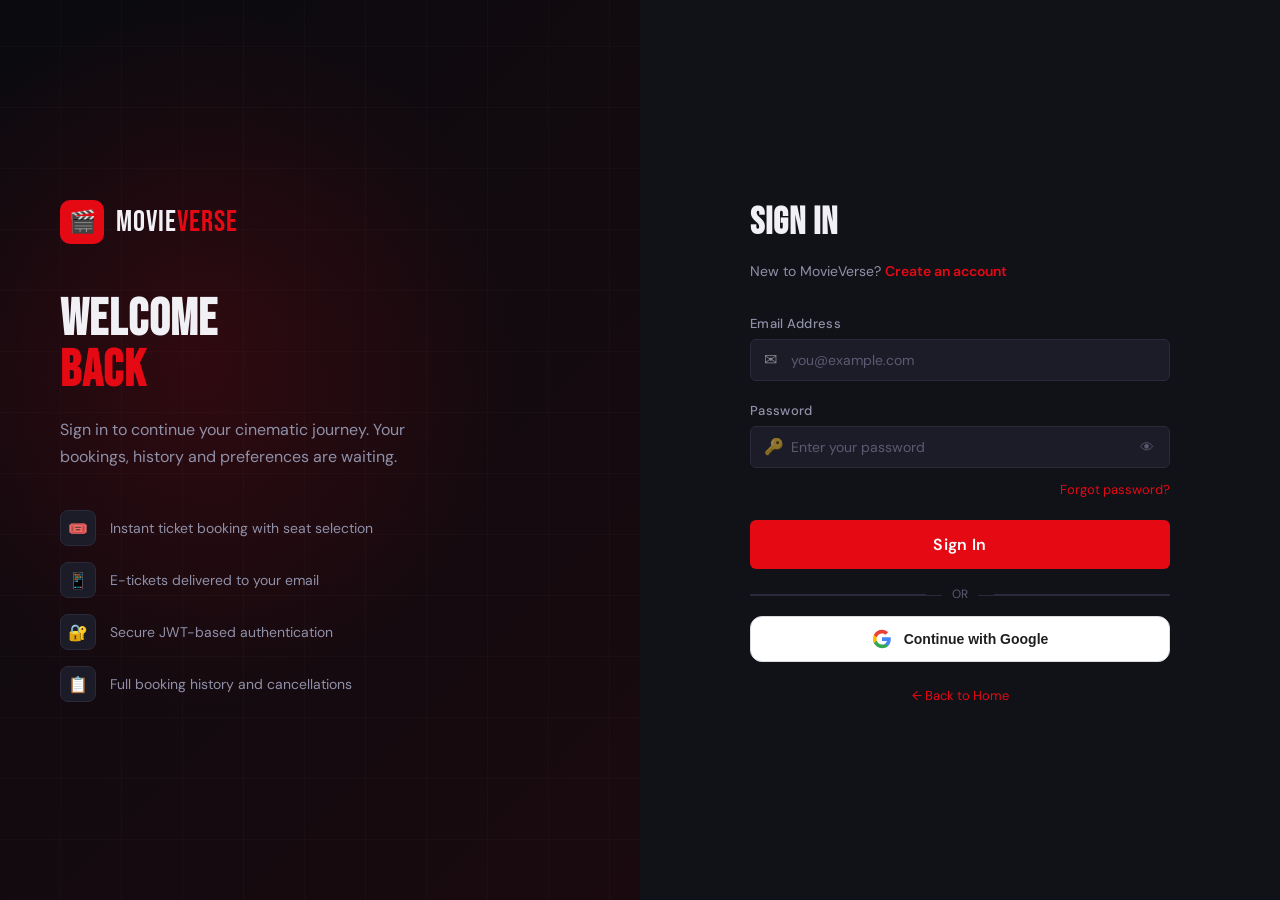
<file: frontend/movieversefrontend/pages/admin.html>
<!DOCTYPE html>
<html lang="en">
<head>
  <meta charset="UTF-8"/>
  <meta name="viewport" content="width=device-width, initial-scale=1.0"/>
  <title>Admin Dashboard — MovieVerse</title>
  <link rel="stylesheet" href="../css/global.css"/>
  <style>
    .admin-layout { display: grid; grid-template-columns: 240px 1fr; gap: 0; min-height: calc(100vh - 70px); }

    /* Sidebar */
    .admin-sidebar {
      background: var(--bg-secondary);
      border-right: 1px solid var(--border);
      padding: var(--space-xl) 0;
      position: sticky; top: 70px;
      height: calc(100vh - 70px);
      overflow-y: auto;
    }
    .sidebar-section-label { font-size: 10px; font-weight: 700; color: var(--text-muted); letter-spacing: 1.5px; text-transform: uppercase; padding: 0 var(--space-lg) var(--space-sm); margin-top: var(--space-lg); }
    .sidebar-nav-item {
      display: flex; align-items: center; gap: 12px;
      padding: 10px var(--space-lg);
      color: var(--text-secondary); font-size: 14px; font-weight: 500;
      cursor: pointer; transition: var(--transition);
      border-left: 3px solid transparent;
    }
    .sidebar-nav-item:hover { color: var(--text-primary); background: rgba(255,255,255,0.03); }
    .sidebar-nav-item.active { color: var(--accent); background: var(--accent-dim); border-left-color: var(--accent); }
    .sidebar-nav-item .nav-icon { font-size: 18px; width: 24px; text-align: center; }
    .sidebar-badge { margin-left: auto; background: var(--accent); color: white; font-size: 10px; font-weight: 700; padding: 2px 7px; border-radius: 10px; }

    /* Main */
    .admin-main { padding: var(--space-xl); overflow: auto; }
    .admin-section { display: none; }
    .admin-section.active { display: block; }

    /* Stats Grid */
    .stats-grid { display: grid; grid-template-columns: repeat(4, 1fr); gap: var(--space-lg); margin-bottom: var(--space-xl); }
    .stat-card {
      background: var(--bg-card); border: 1px solid var(--border);
      border-radius: var(--radius-lg); padding: var(--space-lg);
      transition: var(--transition);
    }
    .stat-card:hover { border-color: var(--border-light); transform: translateY(-2px); }
    .stat-card-top { display: flex; justify-content: space-between; align-items: flex-start; margin-bottom: var(--space-md); }
    .stat-icon { font-size: 28px; width: 52px; height: 52px; background: var(--bg-elevated); border-radius: var(--radius-md); display: flex; align-items: center; justify-content: center; }
    .stat-trend { font-size: 12px; font-weight: 600; padding: 3px 8px; border-radius: 20px; }
    .trend-up { background: rgba(34,197,94,0.12); color: var(--success); }
    .trend-down { background: rgba(239,68,68,0.12); color: var(--error); }
    .stat-value { font-family: var(--font-display); font-size: 36px; letter-spacing: 0.5px; margin-bottom: 4px; }
    .stat-label { font-size: 13px; color: var(--text-muted); }

    /* Table */
    .data-table-wrapper { background: var(--bg-card); border: 1px solid var(--border); border-radius: var(--radius-lg); overflow: hidden; }
    .data-table-header { display: flex; justify-content: space-between; align-items: center; padding: var(--space-lg) var(--space-xl); border-bottom: 1px solid var(--border); }
    .data-table-title { font-family: var(--font-display); font-size: 20px; letter-spacing: 1px; }
    .data-table-actions { display: flex; gap: var(--space-sm); }
    table { width: 100%; border-collapse: collapse; }
    th { padding: 12px var(--space-lg); text-align: left; font-size: 11px; font-weight: 700; color: var(--text-muted); text-transform: uppercase; letter-spacing: 1px; border-bottom: 1px solid var(--border); background: var(--bg-elevated); white-space: nowrap; }
    td { padding: 14px var(--space-lg); font-size: 14px; border-bottom: 1px solid var(--border); vertical-align: middle; }
    tr:last-child td { border-bottom: none; }
    tr:hover td { background: rgba(255,255,255,0.02); }
    .table-search { background: var(--bg-elevated); border: 1.5px solid var(--border); border-radius: var(--radius-sm); padding: 8px 14px; color: var(--text-primary); font-family: var(--font-body); font-size: 13px; outline: none; width: 220px; }
    .table-search:focus { border-color: var(--accent); }

    /* Movie Form Modal */
    .modal-form { display: flex; flex-direction: column; gap: var(--space-md); }
    .modal-form-title { font-family: var(--font-display); font-size: 24px; letter-spacing: 1px; margin-bottom: var(--space-sm); }
    .form-row-2 { display: grid; grid-template-columns: 1fr 1fr; gap: var(--space-md); }

    /* Charts placeholder */
    .chart-row { display: grid; grid-template-columns: 1fr 1fr; gap: var(--space-lg); margin-bottom: var(--space-xl); }
    .chart-card { background: var(--bg-card); border: 1px solid var(--border); border-radius: var(--radius-lg); padding: var(--space-xl); }
    .chart-title { font-size: 14px; font-weight: 600; color: var(--text-secondary); margin-bottom: var(--space-lg); }
    .bar-chart { display: flex; align-items: flex-end; gap: 8px; height: 120px; }
    .bar-item { flex: 1; display: flex; flex-direction: column; align-items: center; gap: 4px; height: 100%; justify-content: flex-end; }
    .bar { width: 100%; border-radius: 4px 4px 0 0; background: var(--accent); min-height: 4px; transition: var(--transition-slow); }
    .bar:hover { opacity: 0.8; }
    .bar-label { font-size: 10px; color: var(--text-muted); }
    .donut-chart { display: flex; gap: var(--space-lg); align-items: center; }
    .donut-svg { flex-shrink: 0; }
    .donut-legend { display: flex; flex-direction: column; gap: 8px; }
    .donut-legend-item { display: flex; align-items: center; gap: 8px; font-size: 13px; }
    .donut-dot { width: 10px; height: 10px; border-radius: 50%; flex-shrink: 0; }

    @media (max-width: 1024px) { .stats-grid { grid-template-columns: repeat(2, 1fr); } }
    @media (max-width: 900px) {
      .admin-layout { grid-template-columns: 1fr; }
      .admin-sidebar { display: none; }
      .chart-row { grid-template-columns: 1fr; }
    }
    @media (max-width: 600px) { .stats-grid { grid-template-columns: 1fr 1fr; } }
  </style>
</head>
<body>
<div id="navbar-placeholder"></div>
<main class="page-wrapper">
  <div class="admin-layout">
    <!-- SIDEBAR -->
    <aside class="admin-sidebar">
      <div class="sidebar-section-label">Overview</div>
      <div class="sidebar-nav-item active" onclick="showSection('dashboard', this)"><span class="nav-icon">📊</span>Dashboard</div>

      <div class="sidebar-section-label">Manage</div>
      <div class="sidebar-nav-item" onclick="showSection('movies', this)"><span class="nav-icon">🎬</span>Movies</div>
      <div class="sidebar-nav-item" onclick="showSection('theaters', this)"><span class="nav-icon">🏛</span>Theaters</div>
      <div class="sidebar-nav-item" onclick="showSection('shows', this)"><span class="nav-icon">📅</span>Shows</div>

      <div class="sidebar-section-label">Operations</div>
      <div class="sidebar-nav-item" onclick="showSection('bookings', this)">
        <span class="nav-icon">🎟️</span>Bookings
        <span class="sidebar-badge" id="pendingBadge">4</span>
      </div>
      <div class="sidebar-nav-item" onclick="showSection('users', this)"><span class="nav-icon">👥</span>Users</div>
      <div class="sidebar-nav-item" onclick="showSection('payments', this)"><span class="nav-icon">💳</span>Payments</div>
    </aside>

    <!-- MAIN CONTENT -->
    <div class="admin-main">

      <!-- DASHBOARD -->
      <div class="admin-section active" id="section-dashboard">
        <div class="page-header" style="padding-top:0">
          <h1 class="page-title">DASHBOARD</h1>
          <p class="page-subtitle">Welcome back, Admin! Here's what's happening.</p>
        </div>
        <div class="stats-grid">
          <div class="stat-card">
            <div class="stat-card-top"><div class="stat-icon">🎟️</div><span class="stat-trend trend-up">↑ 12%</span></div>
            <div class="stat-value" id="statBookings">248</div>
            <div class="stat-label">Total Bookings</div>
          </div>
          <div class="stat-card">
            <div class="stat-card-top"><div class="stat-icon">💰</div><span class="stat-trend trend-up">↑ 8%</span></div>
            <div class="stat-value" id="statRevenue">₹1.8L</div>
            <div class="stat-label">Total Revenue</div>
          </div>
          <div class="stat-card">
            <div class="stat-card-top"><div class="stat-icon">👥</div><span class="stat-trend trend-up">↑ 23%</span></div>
            <div class="stat-value" id="statUsers">1,240</div>
            <div class="stat-label">Registered Users</div>
          </div>
          <div class="stat-card">
            <div class="stat-card-top"><div class="stat-icon">🎬</div><span class="stat-trend trend-down">↓ 2</span></div>
            <div class="stat-value" id="statMovies">42</div>
            <div class="stat-label">Active Movies</div>
          </div>
        </div>
        <div class="chart-row">
          <div class="chart-card">
            <div class="chart-title">Weekly Bookings</div>
            <div class="bar-chart" id="weeklyChart"></div>
          </div>
          <div class="chart-card">
            <div class="chart-title">Revenue by Genre</div>
            <div class="donut-chart">
              <svg class="donut-svg" viewBox="0 0 80 80" width="100" height="100">
                <circle cx="40" cy="40" r="30" fill="none" stroke="#1c1c28" stroke-width="14"/>
                <circle cx="40" cy="40" r="30" fill="none" stroke="#e50914" stroke-width="14" stroke-dasharray="75 113" stroke-dashoffset="0" transform="rotate(-90 40 40)"/>
                <circle cx="40" cy="40" r="30" fill="none" stroke="#f5c518" stroke-width="14" stroke-dasharray="45 143" stroke-dashoffset="-75" transform="rotate(-90 40 40)"/>
                <circle cx="40" cy="40" r="30" fill="none" stroke="#3b82f6" stroke-width="14" stroke-dasharray="28 160" stroke-dashoffset="-120" transform="rotate(-90 40 40)"/>
                <circle cx="40" cy="40" r="30" fill="none" stroke="#22c55e" stroke-width="14" stroke-dasharray="40 148" stroke-dashoffset="-148" transform="rotate(-90 40 40)"/>
              </svg>
              <div class="donut-legend">
                <div class="donut-legend-item"><div class="donut-dot" style="background:#e50914"></div><span>Action — 40%</span></div>
                <div class="donut-legend-item"><div class="donut-dot" style="background:#f5c518"></div><span>Sci-Fi — 24%</span></div>
                <div class="donut-legend-item"><div class="donut-dot" style="background:#3b82f6"></div><span>Drama — 15%</span></div>
                <div class="donut-legend-item"><div class="donut-dot" style="background:#22c55e"></div><span>Others — 21%</span></div>
              </div>
            </div>
          </div>
        </div>
        <!-- Recent Bookings preview -->
        <div class="data-table-wrapper">
          <div class="data-table-header">
            <span class="data-table-title">RECENT BOOKINGS</span>
            <button class="btn btn-ghost btn-sm" onclick="showSection('bookings', document.querySelector('[onclick*=bookings]'))">View All →</button>
          </div>
          <div style="overflow-x:auto" id="recentBookingsTable"></div>
        </div>
      </div>

      <!-- MOVIES -->
      <div class="admin-section" id="section-movies">
        <div class="page-header" style="padding-top:0">
          <h1 class="page-title">MOVIES</h1>
        </div>
        <div class="data-table-wrapper">
          <div class="data-table-header">
            <span class="data-table-title">ALL MOVIES</span>
            <div class="data-table-actions">
              <input type="text" class="table-search" placeholder="Search movies..." oninput="filterTable('moviesTable', this.value)"/>
              <button class="btn btn-primary btn-sm" onclick="openAddMovieModal()">+ Add Movie</button>
            </div>
          </div>
          <div style="overflow-x:auto" id="moviesTable"></div>
        </div>
      </div>

      <!-- THEATERS -->
      <div class="admin-section" id="section-theaters">
        <div class="page-header" style="padding-top:0"><h1 class="page-title">THEATERS</h1></div>
        <div class="data-table-wrapper">
          <div class="data-table-header">
            <span class="data-table-title">ALL THEATERS</span>
            <div class="data-table-actions">
              <input type="text" class="table-search" placeholder="Search..." oninput="filterTable('theatersTable', this.value)"/>
              <button class="btn btn-primary btn-sm" onclick="openAddTheaterModal()">+ Add Theater</button>
            </div>
          </div>
          <div style="overflow-x:auto" id="theatersTable"></div>
        </div>
      </div>

      <!-- SHOWS -->
      <div class="admin-section" id="section-shows">
        <div class="page-header" style="padding-top:0"><h1 class="page-title">SHOWS</h1></div>
        <div class="data-table-wrapper">
          <div class="data-table-header">
            <span class="data-table-title">ALL SHOWS</span>
            <div class="data-table-actions">
              <input type="text" class="table-search" placeholder="Search..." oninput="filterTable('showsTable', this.value)"/>
              <button class="btn btn-primary btn-sm" onclick="openAddShowModal()">+ Add Show</button>
            </div>
          </div>
          <div style="overflow-x:auto" id="showsTable"></div>
        </div>
      </div>

      <!-- BOOKINGS -->
      <div class="admin-section" id="section-bookings">
        <div class="page-header" style="padding-top:0"><h1 class="page-title">BOOKINGS</h1></div>
        <div class="data-table-wrapper">
          <div class="data-table-header">
            <span class="data-table-title">ALL BOOKINGS</span>
            <input type="text" class="table-search" placeholder="Search booking..." oninput="filterTable('bookingsTable', this.value)"/>
          </div>
          <div style="overflow-x:auto" id="bookingsTable"></div>
        </div>
      </div>

      <!-- USERS -->
      <div class="admin-section" id="section-users">
        <div class="page-header" style="padding-top:0"><h1 class="page-title">USERS</h1></div>
        <div class="data-table-wrapper">
          <div class="data-table-header">
            <span class="data-table-title">REGISTERED USERS</span>
            <input type="text" class="table-search" placeholder="Search users..." oninput="filterTable('usersTable', this.value)"/>
          </div>
          <div style="overflow-x:auto" id="usersTable"></div>
        </div>
      </div>

      <!-- PAYMENTS -->
      <div class="admin-section" id="section-payments">
        <div class="page-header" style="padding-top:0"><h1 class="page-title">PAYMENTS</h1></div>
        <div class="data-table-wrapper">
          <div class="data-table-header">
            <span class="data-table-title">PAYMENT TRANSACTIONS</span>
            <input type="text" class="table-search" placeholder="Search TXN..." oninput="filterTable('paymentsTable', this.value)"/>
          </div>
          <div style="overflow-x:auto" id="paymentsTable"></div>
        </div>
      </div>

    </div><!-- /admin-main -->
  </div>
</main>

<!-- Add / Edit Movie Modal -->
<div id="addMovieModal" style="display:none">
  <div class="modal-backdrop" onclick="closeMovieModal()">
    <div class="modal" style="max-width:560px" onclick="event.stopPropagation()">
      <div class="modal-form">
        <div class="modal-form-title" id="modalFormTitle">ADD MOVIE</div>
        <div class="form-group"><label class="form-label">Title *</label><input type="text" class="form-input" id="mTitle" placeholder="Movie title"/></div>
        <div class="form-row-2">
          <div class="form-group"><label class="form-label">Genre *</label>
            <select class="form-input" id="mGenre"><option>Action</option><option>Drama</option><option>Sci-Fi</option><option>Romance</option><option>Horror</option><option>Thriller</option><option>Comedy</option></select>
          </div>
          <div class="form-group"><label class="form-label">Language *</label>
            <select class="form-input" id="mLang"><option>English</option><option>Hindi</option><option>Tamil</option><option>Telugu</option></select>
          </div>
        </div>
        <div class="form-row-2">
          <div class="form-group"><label class="form-label">Duration (min)</label><input type="number" class="form-input" id="mDuration" placeholder="120"/></div>
          <div class="form-group"><label class="form-label">Release Date</label><input type="date" class="form-input" id="mRelease"/></div>
        </div>
        <div class="form-group"><label class="form-label">Description</label><textarea class="form-input" id="mDesc" rows="3" placeholder="Movie description..." style="resize:vertical"></textarea></div>
        <div class="form-group"><label class="form-label">Poster URL</label><input type="url" class="form-input" id="mPoster" placeholder="https://..."/></div>
        <div style="display:flex;gap:12px;justify-content:flex-end;margin-top:8px">
          <button class="btn btn-ghost" onclick="closeMovieModal()">Cancel</button>
          <button class="btn btn-primary" onclick="saveMovie()">Save Movie</button>
        </div>
      </div>
    </div>
  </div>
</div>

<!-- Add / Edit Theater Modal -->
<div id="addTheaterModal" style="display:none">
  <div class="modal-backdrop" onclick="closeTheaterModal()">
    <div class="modal" style="max-width:560px" onclick="event.stopPropagation()">
      <div class="modal-form">
        <div class="modal-form-title" id="theaterModalTitle">ADD THEATER</div>
        <div class="form-group"><label class="form-label">Theater Name *</label><input type="text" class="form-input" id="tName" placeholder="e.g. PVR Cinemas"/></div>
        <div class="form-row-2">
          <div class="form-group"><label class="form-label">City *</label><input type="text" class="form-input" id="tCity" placeholder="e.g. Delhi"/></div>
          <div class="form-group"><label class="form-label">Screens</label><input type="number" class="form-input" id="tScreens" placeholder="4"/></div>
        </div>
        <div class="form-group"><label class="form-label">Address</label><input type="text" class="form-input" id="tAddress" placeholder="Full address..."/></div>
        <div class="form-group"><label class="form-label">Total Seats</label><input type="number" class="form-input" id="tSeats" placeholder="500"/></div>
        <div style="display:flex;gap:12px;justify-content:flex-end;margin-top:8px">
          <button class="btn btn-ghost" onclick="closeTheaterModal()">Cancel</button>
          <button class="btn btn-primary" onclick="saveTheater()">Save Theater</button>
        </div>
      </div>
    </div>
  </div>
</div>

<!-- Add / Edit Show Modal -->
<div id="addShowModal" style="display:none">
  <div class="modal-backdrop" onclick="closeShowModal()">
    <div class="modal" style="max-width:560px" onclick="event.stopPropagation()">
      <div class="modal-form">
        <div class="modal-form-title" id="showModalTitle">ADD SHOW</div>
        <div class="form-group"><label class="form-label">Movie *</label><select class="form-input" id="sMovieId"></select></div>
        <div class="form-group"><label class="form-label">Theater *</label><select class="form-input" id="sTheaterId"></select></div>
        <div class="form-row-2">
          <div class="form-group"><label class="form-label">Show Time *</label><input type="datetime-local" class="form-input" id="sShowTime"/></div>
          <div class="form-group"><label class="form-label">Ticket Price (₹) *</label><input type="number" class="form-input" id="sPrice" placeholder="250"/></div>
        </div>
        <div class="form-group"><label class="form-label">Available Seats</label><input type="number" class="form-input" id="sAvailableSeats" placeholder="100"/></div>
        <div style="display:flex;gap:12px;justify-content:flex-end;margin-top:8px">
          <button class="btn btn-ghost" onclick="closeShowModal()">Cancel</button>
          <button class="btn btn-primary" onclick="saveShow()">Save Show</button>
        </div>
      </div>
    </div>
  </div>
</div>

<!-- Edit Booking Modal -->
<div id="editBookingModal" style="display:none">
  <div class="modal-backdrop" onclick="closeBookingModal()">
    <div class="modal" style="max-width:480px" onclick="event.stopPropagation()">
      <div class="modal-form">
        <div class="modal-form-title">EDIT BOOKING STATUS</div>
        <div class="form-group"><label class="form-label">Booking ID</label><input type="text" class="form-input" id="bIdDisplay" readonly style="opacity:0.7"/></div>
        <div class="form-group"><label class="form-label">Status *</label>
          <select class="form-input" id="bStatus">
            <option value="CONFIRMED">CONFIRMED</option>
            <option value="PENDING">PENDING</option>
            <option value="CANCELLED">CANCELLED</option>
          </select>
        </div>
        <div style="display:flex;gap:12px;justify-content:flex-end;margin-top:8px">
          <button class="btn btn-ghost" onclick="closeBookingModal()">Cancel</button>
          <button class="btn btn-primary" onclick="saveBookingStatus()">Update Status</button>
        </div>
      </div>
    </div>
  </div>
</div>

<!-- Edit User Modal -->
<div id="editUserModal" style="display:none">
  <div class="modal-backdrop" onclick="closeUserModal()">
    <div class="modal" style="max-width:480px" onclick="event.stopPropagation()">
      <div class="modal-form">
        <div class="modal-form-title" id="userModalTitle">EDIT USER</div>
        <div class="form-group"><label class="form-label">Full Name *</label><input type="text" class="form-input" id="uName" placeholder="Full name"/></div>
        <div class="form-group"><label class="form-label">Email *</label><input type="email" class="form-input" id="uEmail" placeholder="User email"/></div>
        <div class="form-group"><label class="form-label">Role *</label>
          <select class="form-input" id="uRole">
            <option value="USER">USER</option>
            <option value="ADMIN">ADMIN</option>
          </select>
        </div>
        <div style="display:flex;gap:12px;justify-content:flex-end;margin-top:8px">
          <button class="btn btn-ghost" onclick="closeUserModal()">Cancel</button>
          <button class="btn btn-primary" onclick="saveUser()">Save User</button>
        </div>
      </div>
    </div>
  </div>
</div>

<div id="footer-placeholder"></div>
<div id="toast-container"></div>
<script src="../js/api.js?v=2"></script>
<script>
// Require admin access
if (!Auth.isLoggedIn()) { window.location.href='login.html'; }

const MOCK_MOVIES = [
  { id: 1, title: 'Interstellar', genre: 'Sci-Fi', language: 'English', duration: 169, releaseDate: '2014-11-07', rating: 8.7, description: 'When Earth becomes uninhabitable, a team of ex-NASA pilots travels through a wormhole to find a new home for humanity.', director: 'Christopher Nolan', cast: [{name:'Matthew McConaughey',role:'Cooper'},{name:'Anne Hathaway',role:'Brand'}], posterUrl: 'https://images.unsplash.com/photo-1451187580459-43490279c0fa?w=400' },
  { id: 2, title: 'The Dark Knight', genre: 'Action', language: 'English', duration: 152, releaseDate: '2008-07-18', rating: 9.0, description: 'Batman faces his greatest psychological and physical test when the Joker emerges to unleash chaos on Gotham City.', director: 'Christopher Nolan', cast: [{name:'Christian Bale',role:'Bruce Wayne'},{name:'Heath Ledger',role:'Joker'}], posterUrl: 'https://images.unsplash.com/photo-1509198397868-475647b2a1e5?w=400' },
  { id: 3, title: 'Dangal', genre: 'Drama', language: 'Hindi', duration: 161, releaseDate: '2016-12-23', rating: 8.3, description: 'Former wrestler Mahavir Singh Phogat trains his daughters Geeta and Babita to become world-class wrestlers for India.', director: 'Nitesh Tiwari', cast: [{name:'Aamir Khan',role:'Mahavir Phogat'},{name:'Fatima Sana Shaikh',role:'Geeta Phogat'}], posterUrl: 'https://images.unsplash.com/photo-1517649763962-0c623266010b?w=400' },
  { id: 4, title: 'RRR', genre: 'Action', language: 'Telugu', duration: 187, releaseDate: '2022-03-25', rating: 7.8, description: 'A legendary revolutionary and an officer in British India join forces in a fearless fight against tyrannical rulers.', director: 'S.S. Rajamouli', cast: [{name:'N.T. Rama Rao Jr.',role:'Bheem'},{name:'Ram Charan',role:'Alluri Sitarama Raju'}], posterUrl: 'https://images.unsplash.com/photo-1534447677768-be436bb09401?w=400' },
  { id: 5, title: 'Inception', genre: 'Sci-Fi', language: 'English', duration: 148, releaseDate: '2010-07-16', rating: 8.8, description: 'A thief who steals corporate secrets through dream-sharing technology is given the inverse task of planting an idea into a CEO\'s mind.', director: 'Christopher Nolan', cast: [{name:'Leonardo DiCaprio',role:'Cobb'},{name:'Joseph Gordon-Levitt',role:'Arthur'}], posterUrl: 'https://images.unsplash.com/photo-1518709268805-4e9042af9f23?w=400' },
  { id: 6, title: 'Avengers: Endgame', genre: 'Action', language: 'English', duration: 181, releaseDate: '2019-04-26', rating: 8.4, description: 'After the devastating events of Infinity War, the universe is in ruins. The remaining Avengers assemble once more to reverse Thanos\' actions.', director: 'Anthony Russo, Joe Russo', cast: [{name:'Robert Downey Jr.',role:'Iron Man'},{name:'Chris Evans',role:'Captain America'}], posterUrl: 'https://images.unsplash.com/photo-1568832359672-e36cf5d74f54?w=400' },
  { id: 7, title: 'Oppenheimer', genre: 'Drama', language: 'English', duration: 180, releaseDate: '2023-07-21', rating: 8.9, description: 'The story of American scientist J. Robert Oppenheimer and his role in the development of the atomic bomb during World War II.', director: 'Christopher Nolan', cast: [{name:'Cillian Murphy',role:'J. Robert Oppenheimer'},{name:'Emily Blunt',role:'Katherine Oppenheimer'}], posterUrl: 'https://images.unsplash.com/photo-1440404653325-ab127d49abc1?w=400' },
  { id: 8, title: 'Stree 2', genre: 'Comedy', language: 'Hindi', duration: 147, releaseDate: '2024-08-15', rating: 7.7, description: 'The town of Chanderi is haunted again by a new headless ghost threat, forcing Vicky and his friends to unite with Stree.', director: 'Amar Kaushik', cast: [{name:'Rajkummar Rao',role:'Vicky'},{name:'Shraddha Kapoor',role:'Stree'}], posterUrl: 'https://images.unsplash.com/photo-1514533450685-4493e01d1fdc?w=400' },
  { id: 9, title: 'KGF Chapter 2', genre: 'Action', language: 'Kannada', duration: 168, releaseDate: '2022-04-14', rating: 8.2, description: 'In the blood-soaked Kolar Gold Fields, Rocky\'s name strikes fear into his foes. His allies look up to him, but the government sees him as a threat.', director: 'Prashanth Neel', cast: [{name:'Yash',role:'Rocky'},{name:'Sanjay Dutt',role:'Adheera'}], posterUrl: 'https://images.unsplash.com/photo-1518173946687-a4c8a383392e?w=400' },
  { id: 10, title: 'Jawan', genre: 'Action', language: 'Hindi', duration: 169, releaseDate: '2023-09-07', rating: 7.5, description: 'A personal vendetta leads a man to rectify the wrongs in society, while keeping a promise made years ago.', director: 'Atlee', cast: [{name:'Shah Rukh Khan',role:'Vikram Rathore / Azad'},{name:'Nayanthara',role:'Narmada Rai'}], posterUrl: 'https://images.unsplash.com/photo-1579783902614-a3fb3927b675?w=400' },
  { id: 11, title: 'Pathaan', genre: 'Action', language: 'Hindi', duration: 146, releaseDate: '2023-01-25', rating: 7.1, description: 'An Indian agent races against time to stop a mercenary group from deploying a deadly biological weapon.', director: 'Siddharth Anand', cast: [{name:'Shah Rukh Khan',role:'Pathaan'},{name:'Deepika Padukone',role:'Rubina Mohsin'}], posterUrl: 'https://images.unsplash.com/photo-1536440136628-849c177e76a1?w=400' },
  { id: 12, title: 'Pushpa 2: The Rule', genre: 'Action', language: 'Telugu', duration: 175, releaseDate: '2024-12-05', rating: 8.1, description: 'Pushpa Raj establishes his dominance over the red sandalwood smuggling empire while battling SP Bhanwar Singh Shekhawat.', director: 'Sukumar', cast: [{name:'Allu Arjun',role:'Pushpa Raj'},{name:'Rashmika Mandanna',role:'Srivalli'}], posterUrl: 'https://images.unsplash.com/photo-1516589178581-6cd7833ae3b2?w=400' },
  { id: 13, title: 'Tumbbad', genre: 'Horror', language: 'Hindi', duration: 104, releaseDate: '2018-10-12', rating: 8.2, description: 'A mythological horror story about a family who builds a shrine for Hastar, a monster who should never be worshipped.', director: 'Rahi Anil Barve', cast: [{name:'Sohum Shah',role:'Vinayak'},{name:'Jyoti Malshe',role:'Grandmother'}], posterUrl: 'https://images.unsplash.com/photo-1509281373149-e957c6296406?w=400' },
  { id: 14, title: '3 Idiots', genre: 'Comedy', language: 'Hindi', duration: 170, releaseDate: '2009-12-25', rating: 8.4, description: 'Two friends search for their long-lost college companion while reflecting on their engineering days.', director: 'Rajkumar Hirani', cast: [{name:'Aamir Khan',role:'Rancho'},{name:'R. Madhavan',role:'Farhan'},{name:'Sharman Joshi',role:'Raju'}], posterUrl: 'https://images.unsplash.com/photo-1529156069898-49953e39b3ac?w=400' },
  { id: 15, title: 'Spider-Man: Across the Spider-Verse', genre: 'Sci-Fi', language: 'English', duration: 140, releaseDate: '2023-06-02', rating: 8.7, description: 'Miles Morales catapults across the Multiverse, where he encounters a team of Spider-People charged with protecting its existence.', director: 'Joaquim Dos Santos', cast: [{name:'Shameik Moore',role:'Miles Morales'},{name:'Hailee Steinfeld',role:'Gwen Stacy'}], posterUrl: 'https://images.unsplash.com/photo-1607604276583-eef5d076aa5f?w=400' },
  { id: 16, title: 'Baahubali 2: The Conclusion', genre: 'Action', language: 'Telugu', duration: 167, releaseDate: '2017-04-28', rating: 8.2, description: 'Shiva, the son of Bahubali, learns about his heritage and sets out to reclaim his rightful place in the kingdom of Mahishmati.', director: 'S.S. Rajamouli', cast: [{name:'Prabhas',role:'Amarendra Baahubali'},{name:'Rana Daggubati',role:'Bhallaladeva'}], posterUrl: 'https://images.unsplash.com/photo-1579783900882-c0d3dad7b119?w=400' },
  { id: 17, title: 'Kantara', genre: 'Thriller', language: 'Kannada', duration: 148, releaseDate: '2022-09-30', rating: 8.3, description: 'When greed paves the way for a conflict between villagers and an evil force, a man invokes local deity traditions to defend his tribe.', director: 'Rishab Shetty', cast: [{name:'Rishab Shetty',role:'Shiva'},{name:'Sapthami Gowda',role:'Leela'}], posterUrl: 'https://images.unsplash.com/photo-1469474968028-56623f02e42e?w=400' },
  { id: 18, title: 'Brahmastra: Part One - Shiva', genre: 'Sci-Fi', language: 'Hindi', duration: 167, releaseDate: '2022-09-09', rating: 5.6, description: 'A young man on the brink of falling in love discovers he has a divine connection to the element of fire.', director: 'Ayan Mukerji', cast: [{name:'Ranbir Kapoor',role:'Shiva'},{name:'Alia Bhatt',role:'Isha'}], posterUrl: 'https://images.unsplash.com/photo-1518709268805-4e9042af9f23?w=400' },
  { id: 19, title: 'Lagaan', genre: 'Drama', language: 'Hindi', duration: 224, releaseDate: '2001-06-15', rating: 8.1, description: 'In Victorian India, villagers accept a challenge from British officers to play a game of cricket to avoid paying high taxes.', director: 'Ashutosh Gowariker', cast: [{name:'Aamir Khan',role:'Bhuvan'},{name:'Gracy Singh',role:'Gauri'}], posterUrl: 'https://images.unsplash.com/photo-1531415074968-036ba1b575da?w=400' },
  { id: 20, title: 'Chhava', genre: 'Action', language: 'Hindi', duration: 155, releaseDate: '2025-02-14', rating: 8.6, description: 'A grand historical action saga detailing the valor, wisdom and heroic sacrifice of Chhatrapati Sambhaji Maharaj.', director: 'Laxman Utekar', cast: [{name:'Vicky Kaushal',role:'Sambhaji Maharaj'},{name:'Rashmika Mandanna',role:'Yesubai'}], posterUrl: 'https://images.unsplash.com/photo-1509198397868-475647b2a1e5?w=400' }
];

const MOCK_THEATERS = [
  {id:1,theaterName:'PVR Cinemas',city:'Delhi',address:'Connaught Place, New Delhi',screens:4,totalSeats:720},
  {id:2,theaterName:'INOX Multiplex',city:'Delhi',address:'Select Citywalk, Saket',screens:3,totalSeats:540},
  {id:3,theaterName:'Cinepolis',city:'Mumbai',address:'DLF Mall, Andheri',screens:5,totalSeats:900},
];

const MOCK_SHOWS = [
  {id:101,movieId:1,theaterId:1,movieTitle:'Galactic Storm',theaterName:'PVR Cinemas',showTime:'2025-06-01T10:00',ticketPrice:250,availableSeats:80},
  {id:102,movieId:2,theaterId:2,movieTitle:'Shadow Protocol',theaterName:'INOX Multiplex',showTime:'2025-06-01T14:00',ticketPrice:300,availableSeats:60},
  {id:103,movieId:3,theaterId:3,movieTitle:'Neon Requiem',theaterName:'Cinepolis',showTime:'2025-06-02T18:00',ticketPrice:280,availableSeats:95},
];

const MOCK_BOOKINGS = [
  {id:'BK001',userId:1,userName:'Rahul Sharma',movieTitle:'Galactic Storm',showTime:'2025-05-20T18:00',seats:['F5','F6'],totalAmount:1085,bookingStatus:'CONFIRMED',bookingTime:'2025-05-18T10:30'},
  {id:'BK002',userId:2,userName:'Priya Nair',movieTitle:'Shadow Protocol',showTime:'2025-05-25T13:30',seats:['C9'],totalAmount:315,bookingStatus:'CONFIRMED',bookingTime:'2025-05-20T15:00'},
  {id:'BK003',userId:3,userName:'Arjun Das',movieTitle:'Neon Requiem',showTime:'2025-04-12T21:00',seats:['H3','H4'],totalAmount:630,bookingStatus:'CANCELLED',bookingTime:'2025-04-10T09:15'},
  {id:'BK004',userId:1,userName:'Rahul Sharma',movieTitle:'Dil Ka Safar',showTime:'2025-06-05T16:00',seats:['D4'],totalAmount:315,bookingStatus:'PENDING',bookingTime:'2025-06-03T11:00'},
];

const MOCK_USERS = [
  {id:1,fullName:'Rahul Sharma',email:'rahul@demo.com',role:'USER',createdAt:'2025-01-10',bookings:3},
  {id:2,fullName:'Priya Nair',email:'priya@demo.com',role:'USER',createdAt:'2025-02-14',bookings:1},
  {id:3,fullName:'Arjun Das',email:'arjun@demo.com',role:'USER',createdAt:'2025-03-01',bookings:2},
  {id:4,fullName:'Admin User',email:'admin@demo.com',role:'ADMIN',createdAt:'2025-01-01',bookings:0},
];

const MOCK_PAYMENTS = [
  {id:'TXN8823',bookingId:'BK001',amount:1085,method:'card',status:'SUCCESS',createdAt:'2025-05-18T10:32'},
  {id:'TXN9901',bookingId:'BK002',amount:315,method:'upi',status:'SUCCESS',createdAt:'2025-05-20T15:02'},
  {id:'TXN7712',bookingId:'BK003',amount:630,method:'card',status:'REFUNDED',createdAt:'2025-04-10T09:18'},
  {id:'TXN0055',bookingId:'BK004',amount:315,method:'netbanking',status:'PENDING',createdAt:'2025-06-03T11:01'},
];

let adminMovies = [];
let adminTheaters = [];
let adminShows = [];
let adminBookings = [];
let adminUsers = [];
let adminPayments = [];

let editingMovieId = null;
let editingTheaterId = null;
let editingShowId = null;
let editingBookingId = null;
let editingUserId = null;

document.addEventListener('DOMContentLoaded', async () => {
  renderNavbar('admin');
  renderFooter();
  await loadMoviesTable();
  await loadTheatersTable();
  await loadShowsTable();
  await loadBookingsTable();
  await loadUsersTable();
  await loadPaymentsTable();
  await loadDashboard();
  renderWeeklyChart();
});

function showSection(name, el) {
  document.querySelectorAll('.admin-section').forEach(s => s.classList.remove('active'));
  document.querySelectorAll('.sidebar-nav-item').forEach(i => i.classList.remove('active'));
  document.getElementById('section-'+name)?.classList.add('active');
  el?.classList.add('active');
}

function renderWeeklyChart() {
  const data = [32,45,28,60,72,55,48];
  const days = ['Mon','Tue','Wed','Thu','Fri','Sat','Sun'];
  const max = Math.max(...data);
  const el = document.getElementById('weeklyChart');
  if (!el) return;
  el.innerHTML = data.map((v,i) => `
    <div class="bar-item">
      <div class="bar" style="height:${(v/max)*100}%" title="${v} bookings"></div>
      <span class="bar-label">${days[i]}</span>
    </div>
  `).join('');
}

async function loadDashboard() {
  const totalBookings = adminBookings.length;
  
  const totalRevenueVal = adminPayments
    .filter(p => p.paymentStatus === 'SUCCESS' || p.status === 'SUCCESS' || p.paymentStatus === 'PAID')
    .reduce((sum, p) => sum + (p.amount || 0), 0);
  const totalRevenue = totalRevenueVal > 100000 
    ? `₹${(totalRevenueVal/100000).toFixed(1)}L` 
    : `₹${totalRevenueVal.toLocaleString()}`;

  const totalUsers = adminUsers.length;
  const activeMovies = adminMovies.length;

  document.getElementById('statBookings').textContent = totalBookings;
  document.getElementById('statRevenue').textContent = totalRevenue;
  document.getElementById('statUsers').textContent = totalUsers;
  document.getElementById('statMovies').textContent = activeMovies;

  document.getElementById('recentBookingsTable').innerHTML = buildBookingTable(adminBookings.slice(0,4), false);
  
  const pendingCount = adminBookings.filter(b => b.bookingStatus === 'PENDING').length;
  const badge = document.getElementById('pendingBadge');
  if (badge) {
    badge.textContent = pendingCount;
    badge.style.display = pendingCount > 0 ? 'inline-block' : 'none';
  }
}

/* ========================================================
   MOVIES MANAGEMENT (CRUD)
   ======================================================== */
async function loadMoviesTable() {
  if (!adminMovies.length) {
    try {
      const res = await API.movies.getAll('size=100');
      const items = res?.content || (Array.isArray(res) ? res : []);
      adminMovies = items.length ? items : [];
    } catch {
      adminMovies = [];
    }
    if (!adminMovies.length) {
      const stored = localStorage.getItem('mv_movies');
      adminMovies = stored ? JSON.parse(stored) : JSON.parse(JSON.stringify(MOCK_MOVIES));
    }
  }
  localStorage.setItem('mv_movies', JSON.stringify(adminMovies));
  document.getElementById('moviesTable').innerHTML = `
    <table>
      <thead><tr><th>#</th><th>Title</th><th>Genre</th><th>Language</th><th>Duration</th><th>Release</th><th>Rating</th><th>Actions</th></tr></thead>
      <tbody>${adminMovies.map(m=>`
        <tr>
          <td style="color:var(--text-muted);font-family:var(--font-mono)">${m.id}</td>
          <td><strong>${m.title}</strong></td>
          <td><span class="badge badge-gray">${m.genre || 'General'}</span></td>
          <td>${m.language || 'English'}</td>
          <td>${m.duration || 120} min</td>
          <td>${Utils.formatDate(m.releaseDate)}</td>
          <td><span class="badge badge-gold">⭐ ${m.rating || 8.0}</span></td>
          <td>
            <div style="display:flex;gap:6px">
              <button class="btn btn-ghost btn-sm" onclick="openEditMovieModal(${m.id})">✏ Edit</button>
              <button class="btn btn-ghost btn-sm" style="color:var(--error)" onclick="deleteMovie(${m.id},'${(m.title||'').replace(/'/g, "\\'")}')">🗑 Delete</button>
            </div>
          </td>
        </tr>`).join('')}
      </tbody>
    </table>`;
}

function openAddMovieModal() { 
  editingMovieId = null;
  document.getElementById('modalFormTitle').textContent = 'ADD MOVIE';
  document.getElementById('mTitle').value = '';
  document.getElementById('mGenre').value = 'Action';
  document.getElementById('mLang').value = 'English';
  document.getElementById('mDuration').value = '';
  document.getElementById('mRelease').value = '';
  document.getElementById('mDesc').value = '';
  document.getElementById('mPoster').value = '';
  document.getElementById('addMovieModal').style.display='block'; 
}

function openEditMovieModal(id) {
  const m = adminMovies.find(item => item.id == id) || MOCK_MOVIES.find(item => item.id == id);
  if (!m) return;
  editingMovieId = id;
  document.getElementById('modalFormTitle').textContent = 'EDIT MOVIE';
  document.getElementById('mTitle').value = m.title || '';
  document.getElementById('mGenre').value = m.genre || 'Action';
  document.getElementById('mLang').value = m.language || 'English';
  document.getElementById('mDuration').value = m.duration || '';
  document.getElementById('mRelease').value = m.releaseDate ? m.releaseDate.split('T')[0] : '';
  document.getElementById('mDesc').value = m.description || '';
  document.getElementById('mPoster').value = m.posterUrl || '';
  document.getElementById('addMovieModal').style.display='block';
}

function closeMovieModal() { document.getElementById('addMovieModal').style.display='none'; }

async function saveMovie() {
  const title = document.getElementById('mTitle').value.trim();
  if (!title) { Toast.error('Title is required'); return; }
  const movieData = {
    title, 
    genre: document.getElementById('mGenre').value,
    language: document.getElementById('mLang').value,
    duration: parseInt(document.getElementById('mDuration').value)||120,
    releaseDate: document.getElementById('mRelease').value,
    description: document.getElementById('mDesc').value,
    posterUrl: document.getElementById('mPoster').value,
    rating: 8.5
  };

  if (editingMovieId) {
    try {
      await API.movies.update(editingMovieId, movieData);
    } catch (e) {
      console.warn("Backend API call failed, saving locally", e);
    }
    const idx = adminMovies.findIndex(m => m.id == editingMovieId);
    if (idx !== -1) {
      adminMovies[idx] = { ...adminMovies[idx], ...movieData };
    }
    Toast.success(`Movie "${title}" updated successfully!`);
  } else {
    let newId = Date.now();
    try {
      const res = await API.movies.create(movieData);
      if (res && res.id) newId = res.id;
    } catch (e) {
      console.warn("Backend API call failed, adding locally", e);
    }
    adminMovies.unshift({ id: newId, ...movieData });
    Toast.success(`Movie "${title}" added successfully!`);
  }

  localStorage.setItem('mv_movies', JSON.stringify(adminMovies));
  closeMovieModal();
  await loadMoviesTable();
  await loadDashboard();
}

async function deleteMovie(id, title) {
  if (!confirm(`Are you sure you want to delete "${title}"?`)) return;
  try { 
    await API.movies.delete(id); 
  } catch (e) {
    console.warn("Backend API call failed, deleting locally", e);
  }
  adminMovies = adminMovies.filter(m => m.id != id);
  localStorage.setItem('mv_movies', JSON.stringify(adminMovies));
  Toast.success(`"${title}" deleted successfully.`);
  await loadMoviesTable();
  await loadDashboard();
}

/* ========================================================
   THEATERS MANAGEMENT (CRUD)
   ======================================================== */
async function loadTheatersTable() {
  if (!adminTheaters.length) {
    try {
      const res = await API.theaters.getAll();
      const items = Array.isArray(res) ? res : (res?.content || []);
      adminTheaters = items.length ? items : JSON.parse(JSON.stringify(MOCK_THEATERS));
    } catch {
      adminTheaters = JSON.parse(JSON.stringify(MOCK_THEATERS));
    }
  }
  document.getElementById('theatersTable').innerHTML = `
    <table>
      <thead><tr><th>#</th><th>Theater Name</th><th>City</th><th>Address</th><th>Screens</th><th>Total Seats</th><th>Actions</th></tr></thead>
      <tbody>${adminTheaters.map(t=>`
        <tr>
          <td style="color:var(--text-muted);font-family:var(--font-mono)">${t.id}</td>
          <td><strong>${t.theaterName}</strong></td>
          <td>${t.city}</td>
          <td style="color:var(--text-muted)">${t.address || '—'}</td>
          <td>${t.screens || 1}</td>
          <td>${t.totalSeats || 500}</td>
          <td>
            <div style="display:flex;gap:6px">
              <button class="btn btn-ghost btn-sm" onclick="openEditTheaterModal(${t.id})">✏ Edit</button>
              <button class="btn btn-ghost btn-sm" style="color:var(--error)" onclick="deleteTheater(${t.id},'${(t.theaterName||'').replace(/'/g, "\\'")}')">🗑 Delete</button>
            </div>
          </td>
        </tr>`).join('')}
      </tbody>
    </table>`;
}

function openAddTheaterModal() {
  editingTheaterId = null;
  document.getElementById('theaterModalTitle').textContent = 'ADD THEATER';
  document.getElementById('tName').value = '';
  document.getElementById('tCity').value = '';
  document.getElementById('tAddress').value = '';
  document.getElementById('tScreens').value = '4';
  document.getElementById('tSeats').value = '500';
  document.getElementById('addTheaterModal').style.display = 'block';
}

function openEditTheaterModal(id) {
  const t = adminTheaters.find(item => item.id == id);
  if (!t) return;
  editingTheaterId = id;
  document.getElementById('theaterModalTitle').textContent = 'EDIT THEATER';
  document.getElementById('tName').value = t.theaterName || '';
  document.getElementById('tCity').value = t.city || '';
  document.getElementById('tAddress').value = t.address || '';
  document.getElementById('tScreens').value = t.screens || 4;
  document.getElementById('tSeats').value = t.totalSeats || 500;
  document.getElementById('addTheaterModal').style.display = 'block';
}

function closeTheaterModal() { document.getElementById('addTheaterModal').style.display = 'none'; }

async function saveTheater() {
  const name = document.getElementById('tName').value.trim();
  const city = document.getElementById('tCity').value.trim();
  if (!name || !city) { Toast.error('Theater Name and City are required'); return; }

  const theaterData = {
    theaterName: name,
    city: city,
    address: document.getElementById('tAddress').value.trim(),
    screens: parseInt(document.getElementById('tScreens').value) || 4,
    totalSeats: parseInt(document.getElementById('tSeats').value) || 500
  };

  if (editingTheaterId) {
    try {
      await API.theaters.update(editingTheaterId, theaterData);
    } catch (e) {
      console.warn("API update failed, updating locally", e);
    }
    const idx = adminTheaters.findIndex(t => t.id == editingTheaterId);
    if (idx !== -1) adminTheaters[idx] = { ...adminTheaters[idx], ...theaterData };
    Toast.success(`Theater "${name}" updated successfully!`);
  } else {
    let newId = Date.now();
    try {
      const res = await API.theaters.create(theaterData);
      if (res && res.id) newId = res.id;
    } catch (e) {
      console.warn("API create failed, adding locally", e);
    }
    adminTheaters.unshift({ id: newId, ...theaterData });
    Toast.success(`Theater "${name}" added successfully!`);
  }

  closeTheaterModal();
  await loadTheatersTable();
}

async function deleteTheater(id, name) {
  if (!confirm(`Are you sure you want to delete "${name}"?`)) return;
  try {
    await API.theaters.delete(id);
  } catch (e) {
    console.warn("API delete failed, deleting locally", e);
  }
  adminTheaters = adminTheaters.filter(t => t.id != id);
  Toast.success(`Theater "${name}" deleted.`);
  await loadTheatersTable();
}

/* ========================================================
   SHOWS MANAGEMENT (CRUD)
   ======================================================== */
async function loadShowsTable() {
  if (!adminShows.length) {
    try {
      const res = await API.shows.getAll();
      const items = Array.isArray(res) ? res : (res?.content || []);
      adminShows = items.length ? items : JSON.parse(JSON.stringify(MOCK_SHOWS));
    } catch {
      adminShows = JSON.parse(JSON.stringify(MOCK_SHOWS));
    }
  }
  document.getElementById('showsTable').innerHTML = `
    <table>
      <thead><tr><th>#</th><th>Movie</th><th>Theater</th><th>Show Time</th><th>Price</th><th>Available</th><th>Actions</th></tr></thead>
      <tbody>${adminShows.map(s=>`
        <tr>
          <td style="color:var(--text-muted);font-family:var(--font-mono)">${s.id}</td>
          <td><strong>${s.movieTitle || 'Movie #' + s.movieId}</strong></td>
          <td>${s.theaterName || 'Theater #' + s.theaterId}</td>
          <td>${Utils.formatDateTime(s.showTime)}</td>
          <td style="color:var(--accent);font-weight:600">${Utils.formatCurrency(s.ticketPrice)}</td>
          <td><span class="badge badge-green">${s.availableSeats} seats</span></td>
          <td>
            <div style="display:flex;gap:6px">
              <button class="btn btn-ghost btn-sm" onclick="openEditShowModal(${s.id})">✏ Edit</button>
              <button class="btn btn-ghost btn-sm" style="color:var(--error)" onclick="deleteShow(${s.id},'${(s.movieTitle||'Show').replace(/'/g, "\\'")}')">🗑 Delete</button>
            </div>
          </td>
        </tr>`).join('')}
      </tbody>
    </table>`;
}

function populateShowSelects() {
  const mSelect = document.getElementById('sMovieId');
  const tSelect = document.getElementById('sTheaterId');
  
  const movies = adminMovies.length ? adminMovies : MOCK_MOVIES;
  const theaters = adminTheaters.length ? adminTheaters : MOCK_THEATERS;

  mSelect.innerHTML = movies.map(m => `<option value="${m.id}">${m.title}</option>`).join('');
  tSelect.innerHTML = theaters.map(t => `<option value="${t.id}">${t.theaterName} (${t.city})</option>`).join('');
}

function openAddShowModal() {
  editingShowId = null;
  populateShowSelects();
  document.getElementById('showModalTitle').textContent = 'ADD SHOW';
  document.getElementById('sShowTime').value = '';
  document.getElementById('sPrice').value = '250';
  document.getElementById('sAvailableSeats').value = '100';
  document.getElementById('addShowModal').style.display = 'block';
}

function openEditShowModal(id) {
  const s = adminShows.find(item => item.id == id);
  if (!s) return;
  editingShowId = id;
  populateShowSelects();
  document.getElementById('showModalTitle').textContent = 'EDIT SHOW';
  if (s.movieId) document.getElementById('sMovieId').value = s.movieId;
  if (s.theaterId) document.getElementById('sTheaterId').value = s.theaterId;
  document.getElementById('sShowTime').value = s.showTime ? s.showTime.slice(0, 16) : '';
  document.getElementById('sPrice').value = s.ticketPrice || 250;
  document.getElementById('sAvailableSeats').value = s.availableSeats || 100;
  document.getElementById('addShowModal').style.display = 'block';
}

function closeShowModal() { document.getElementById('addShowModal').style.display = 'none'; }

async function saveShow() {
  const movieId = parseInt(document.getElementById('sMovieId').value);
  const theaterId = parseInt(document.getElementById('sTheaterId').value);
  const showTime = document.getElementById('sShowTime').value;
  const ticketPrice = parseFloat(document.getElementById('sPrice').value) || 250;
  const availableSeats = parseInt(document.getElementById('sAvailableSeats').value) || 100;

  if (!showTime) { Toast.error('Show Time is required'); return; }

  const selMovie = adminMovies.find(m => m.id == movieId) || MOCK_MOVIES.find(m => m.id == movieId);
  const selTheater = adminTheaters.find(t => t.id == theaterId) || MOCK_THEATERS.find(t => t.id == theaterId);

  const showData = {
    movieId, theaterId, showTime, ticketPrice, availableSeats,
    movieTitle: selMovie?.title || `Movie #${movieId}`,
    theaterName: selTheater?.theaterName || `Theater #${theaterId}`
  };

  if (editingShowId) {
    try {
      await API.shows.update(editingShowId, showData);
    } catch (e) {
      console.warn("API update show failed, updating locally", e);
    }
    const idx = adminShows.findIndex(s => s.id == editingShowId);
    if (idx !== -1) adminShows[idx] = { ...adminShows[idx], ...showData };
    Toast.success('Show updated successfully!');
  } else {
    let newId = Date.now();
    try {
      const res = await API.shows.create(showData);
      if (res && res.id) newId = res.id;
    } catch (e) {
      console.warn("API create show failed, adding locally", e);
    }
    adminShows.unshift({ id: newId, ...showData });
    Toast.success('Show added successfully!');
  }

  closeShowModal();
  await loadShowsTable();
}

async function deleteShow(id, title) {
  if (!confirm(`Are you sure you want to delete this show for "${title}"?`)) return;
  try {
    await API.shows.delete(id);
  } catch (e) {
    console.warn("API delete show failed, deleting locally", e);
  }
  adminShows = adminShows.filter(s => s.id != id);
  Toast.success('Show deleted successfully.');
  await loadShowsTable();
}

/* ========================================================
   BOOKINGS MANAGEMENT (CRUD)
   ======================================================== */
async function loadBookingsTable() {
  if (!adminBookings.length) {
    try {
      const res = await API.bookings.getAll();
      const items = Array.isArray(res) ? res : (res?.content || []);
      adminBookings = items.length ? items : [];
    } catch {
      adminBookings = [];
    }
    if (!adminBookings.length) {
      const stored = localStorage.getItem('mv_admin_bookings');
      adminBookings = stored ? JSON.parse(stored) : JSON.parse(JSON.stringify(MOCK_BOOKINGS));
    }
  }
  localStorage.setItem('mv_admin_bookings', JSON.stringify(adminBookings));
  document.getElementById('bookingsTable').innerHTML = buildBookingTable(adminBookings, true);
}

function buildBookingTable(bookings, showActions) {
  return `<table>
    <thead><tr><th>Booking ID</th><th>User</th><th>Movie</th><th>Show Time</th><th>Seats</th><th>Amount</th><th>Status</th>${showActions?'<th>Actions</th>':''}</tr></thead>
    <tbody>${bookings.map(b=>`
      <tr>
        <td style="font-family:var(--font-mono);font-size:12px;color:var(--text-muted)">${b.id}</td>
        <td>${b.userName || b.userId || '—'}</td>
        <td><strong>${b.movieTitle || 'Show #' + b.showId}</strong></td>
        <td style="font-size:13px">${Utils.formatDateTime(b.showTime || b.bookingTime)}</td>
        <td>${(b.seats||[]).map(s=>`<span class="badge badge-gray" style="font-family:var(--font-mono);font-size:10px">${s}</span>`).join(' ')}</td>
        <td style="font-weight:600;color:var(--text-primary)">${Utils.formatCurrency(b.totalAmount)}</td>
        <td><span class="badge ${Utils.getStatusBadge(b.bookingStatus)}">${b.bookingStatus}</span></td>
        ${showActions?`<td>
          <div style="display:flex;gap:6px">
            <button class="btn btn-ghost btn-sm" onclick="openEditBookingModal('${b.id}')">✏ Status</button>
            <button class="btn btn-ghost btn-sm" style="color:var(--error)" onclick="deleteBooking('${b.id}')">🗑 Delete</button>
          </div>
        </td>`:''}
      </tr>`).join('')}
    </tbody>
  </table>`;
}

function openEditBookingModal(id) {
  const b = adminBookings.find(item => item.id == id);
  if (!b) return;
  editingBookingId = id;
  document.getElementById('bIdDisplay').value = b.id;
  document.getElementById('bStatus').value = b.bookingStatus || 'CONFIRMED';
  document.getElementById('editBookingModal').style.display = 'block';
}

function closeBookingModal() { document.getElementById('editBookingModal').style.display = 'none'; }

async function saveBookingStatus() {
  const status = document.getElementById('bStatus').value;
  try {
    await API.bookings.updateStatus(editingBookingId, status);
  } catch (e) {
    console.warn("API update booking status failed, updating locally", e);
  }
  const idx = adminBookings.findIndex(b => b.id == editingBookingId);
  if (idx !== -1) adminBookings[idx].bookingStatus = status;
  localStorage.setItem('mv_admin_bookings', JSON.stringify(adminBookings));
  Toast.success(`Booking status updated to ${status}`);
  closeBookingModal();
  await loadBookingsTable();
  await loadDashboard();
}

async function deleteBooking(id) {
  if (!confirm(`Delete booking "${id}"?`)) return;
  try {
    await API.bookings.delete(id);
  } catch (e) {
    console.warn("API delete booking failed, deleting locally", e);
  }
  adminBookings = adminBookings.filter(b => b.id != id);
  localStorage.setItem('mv_admin_bookings', JSON.stringify(adminBookings));
  Toast.success(`Booking "${id}" deleted.`);
  await loadBookingsTable();
  await loadDashboard();
}

/* ========================================================
   USERS MANAGEMENT (CRUD)
   ======================================================== */
async function loadUsersTable() {
  if (!adminUsers.length) {
    try {
      const res = await API.users.getAll();
      const items = Array.isArray(res) ? res : (res?.data || res?.content || []);
      adminUsers = items.length ? items : JSON.parse(JSON.stringify(MOCK_USERS));
    } catch {
      adminUsers = JSON.parse(JSON.stringify(MOCK_USERS));
    }
  }
  document.getElementById('usersTable').innerHTML = `
    <table>
      <thead><tr><th>#</th><th>Name</th><th>Email</th><th>Role</th><th>Joined</th><th>Actions</th></tr></thead>
      <tbody>${adminUsers.map(u=>`
        <tr>
          <td style="color:var(--text-muted)">${u.id}</td>
          <td><strong>${u.fullName}</strong></td>
          <td style="color:var(--text-muted)">${u.email}</td>
          <td><span class="badge ${u.role==='ADMIN'?'badge-red':'badge-blue'}">${u.role}</span></td>
          <td>${Utils.formatDate(u.createdAt)}</td>
          <td>
            <div style="display:flex;gap:6px">
              <button class="btn btn-ghost btn-sm" onclick="openEditUserModal(${u.id})">✏ Edit</button>
              <button class="btn btn-ghost btn-sm" style="color:var(--error)" onclick="deleteUser(${u.id},'${(u.fullName||'User').replace(/'/g, "\\'")}')">🗑 Delete</button>
            </div>
          </td>
        </tr>`).join('')}
      </tbody>
    </table>`;
}

function openEditUserModal(id) {
  const u = adminUsers.find(item => item.id == id);
  if (!u) return;
  editingUserId = id;
  document.getElementById('uName').value = u.fullName || '';
  document.getElementById('uEmail').value = u.email || '';
  document.getElementById('uRole').value = u.role || 'USER';
  document.getElementById('editUserModal').style.display = 'block';
}

function closeUserModal() { document.getElementById('editUserModal').style.display = 'none'; }

async function saveUser() {
  const name = document.getElementById('uName').value.trim();
  const email = document.getElementById('uEmail').value.trim();
  const role = document.getElementById('uRole').value;

  if (!name || !email) { Toast.error('Name and Email are required'); return; }

  const userData = { fullName: name, email, role };
  try {
    await API.users.update(editingUserId, userData);
  } catch (e) {
    console.warn("API update user failed, updating locally", e);
  }
  const idx = adminUsers.findIndex(u => u.id == editingUserId);
  if (idx !== -1) adminUsers[idx] = { ...adminUsers[idx], ...userData };
  Toast.success(`User "${name}" updated successfully!`);
  closeUserModal();
  await loadUsersTable();
  await loadDashboard();
}

async function deleteUser(id, name) {
  if (!confirm(`Delete user "${name}"?`)) return;
  try {
    await API.users.delete(id);
  } catch (e) {
    console.warn("API delete user failed, deleting locally", e);
  }
  adminUsers = adminUsers.filter(u => u.id != id);
  Toast.success(`User "${name}" deleted.`);
  await loadUsersTable();
  await loadDashboard();
}

/* ========================================================
   PAYMENTS MANAGEMENT (CRUD)
   ======================================================== */
async function loadPaymentsTable() {
  if (!adminPayments.length) {
    try {
      const res = await API.payments.getAll();
      const items = Array.isArray(res) ? res : (res?.content || []);
      adminPayments = items.length ? items : [];
    } catch {
      adminPayments = [];
    }
    if (!adminPayments.length) {
      const stored = localStorage.getItem('mv_admin_payments');
      adminPayments = stored ? JSON.parse(stored) : JSON.parse(JSON.stringify(MOCK_PAYMENTS));
    }
  }
  localStorage.setItem('mv_admin_payments', JSON.stringify(adminPayments));
  document.getElementById('paymentsTable').innerHTML = `
    <table>
      <thead><tr><th>TXN ID</th><th>Booking ID</th><th>Amount</th><th>Method</th><th>Status</th><th>Date</th><th>Actions</th></tr></thead>
      <tbody>${adminPayments.map(p=>`
        <tr>
          <td style="font-family:var(--font-mono);font-size:12px;color:var(--accent)">${p.id || p.transactionId}</td>
          <td style="font-family:var(--font-mono);font-size:12px;color:var(--text-muted)">${p.bookingId}</td>
          <td style="font-weight:600">${Utils.formatCurrency(p.amount)}</td>
          <td><span class="badge badge-gray">${p.paymentMethod || p.method || '—'}</span></td>
          <td><span class="badge ${Utils.getStatusBadge(p.paymentStatus || p.status)}">${p.paymentStatus || p.status}</span></td>
          <td style="font-size:13px;color:var(--text-muted)">${Utils.formatDateTime(p.createdAt)}</td>
          <td>
            <button class="btn btn-ghost btn-sm" style="color:var(--error)" onclick="deletePayment('${p.id || p.transactionId}')">🗑 Delete</button>
          </td>
        </tr>`).join('')}
      </tbody>
    </table>`;
}

async function deletePayment(id) {
  if (!confirm(`Delete payment transaction "${id}"?`)) return;
  try {
    await API.payments.delete(id);
  } catch (e) {
    console.warn("API delete payment failed, deleting locally", e);
  }
  adminPayments = adminPayments.filter(p => (p.id || p.transactionId) != id);
  Toast.success(`Payment transaction "${id}" deleted.`);
  await loadPaymentsTable();
  await loadDashboard();
}

function filterTable(tableId, query) {
  const q = query.toLowerCase();
  const rows = document.querySelectorAll(`#${tableId} table tbody tr`);
  rows.forEach(row => {
    row.style.display = row.textContent.toLowerCase().includes(q) ? '' : 'none';
  });
}
</script>
</body>
</html>
</file>
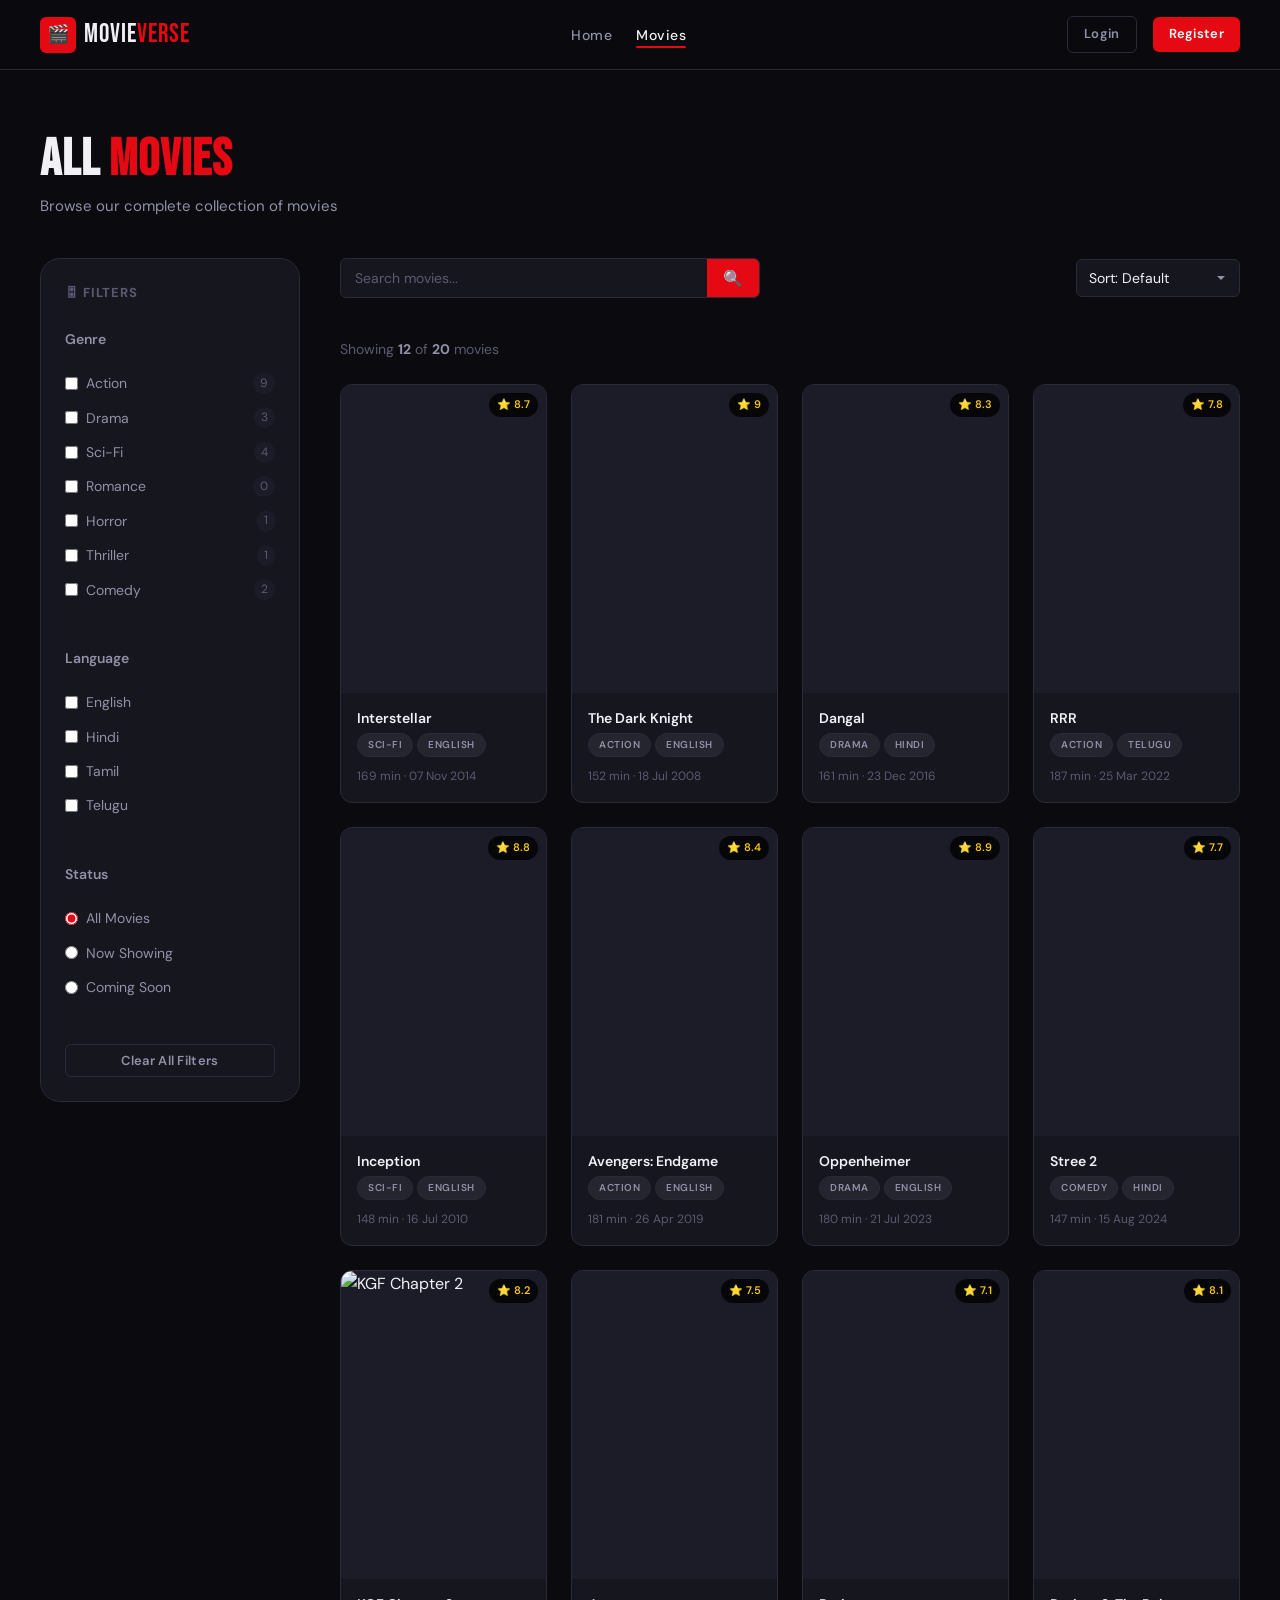
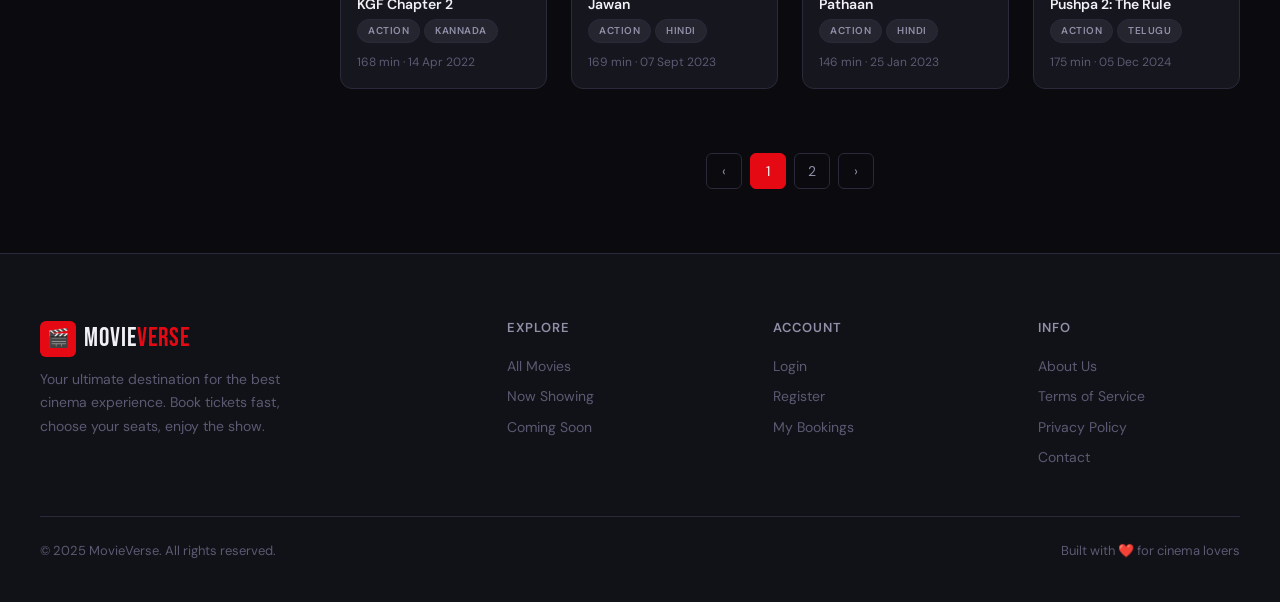
<file: frontend/movieversefrontend/pages/booking-success.html>
<!DOCTYPE html>
<html lang="en">
<head>
  <meta charset="UTF-8"/>
  <meta name="viewport" content="width=device-width, initial-scale=1.0"/>
  <title>Booking Confirmed — MovieVerse</title>
  <link rel="stylesheet" href="../css/global.css"/>
  <style>
    .success-page { min-height: calc(100vh - 70px); display: flex; align-items: center; justify-content: center; padding: var(--space-xl); }
    .success-wrapper { width: 100%; max-width: 680px; }

    /* Checkmark animation */
    .success-icon-wrapper { display: flex; justify-content: center; margin-bottom: var(--space-xl); }
    .success-circle {
      width: 100px; height: 100px;
      border-radius: 50%;
      background: rgba(34,197,94,0.1);
      border: 2px solid var(--success);
      display: flex; align-items: center; justify-content: center;
      animation: popIn 0.5s cubic-bezier(0.175, 0.885, 0.32, 1.275);
    }
    .success-check { font-size: 48px; animation: bounceIn 0.6s 0.3s cubic-bezier(0.175, 0.885, 0.32, 1.275) both; }
    @keyframes popIn { from { transform: scale(0); opacity: 0; } to { transform: scale(1); opacity: 1; } }
    @keyframes bounceIn { from { transform: scale(0) rotate(-20deg); opacity: 0; } to { transform: scale(1) rotate(0); opacity: 1; } }

    .success-title { font-family: var(--font-display); font-size: clamp(36px, 5vw, 56px); letter-spacing: 1px; text-align: center; margin-bottom: var(--space-sm); }
    .success-title span { color: var(--success); }
    .success-subtitle { text-align: center; font-size: 15px; color: var(--text-secondary); margin-bottom: var(--space-2xl); line-height: 1.6; }

    /* Ticket */
    .ticket {
      background: var(--bg-card);
      border: 1px solid var(--border);
      border-radius: var(--radius-xl);
      overflow: hidden;
      margin-bottom: var(--space-xl);
      position: relative;
      animation: slideUp 0.5s ease 0.2s both;
    }
    @keyframes slideUp { from { opacity: 0; transform: translateY(30px); } to { opacity: 1; transform: translateY(0); } }

    .ticket-header {
      background: linear-gradient(135deg, var(--accent) 0%, #8b0000 100%);
      padding: var(--space-xl);
      display: flex; justify-content: space-between; align-items: center;
    }
    .ticket-movie-title { font-family: var(--font-display); font-size: 28px; letter-spacing: 1px; color: white; }
    .ticket-movie-meta { font-size: 13px; color: rgba(255,255,255,0.75); margin-top: 4px; }
    .ticket-id { font-family: var(--font-mono); font-size: 11px; color: rgba(255,255,255,0.6); text-align: right; }
    .ticket-id strong { display: block; font-size: 16px; color: white; letter-spacing: 1px; }

    /* Perforated edge */
    .ticket-perforation {
      height: 20px;
      background: var(--bg-primary);
      position: relative;
      overflow: hidden;
    }
    .ticket-perforation::before {
      content: '';
      position: absolute;
      top: 50%;
      left: -10px; right: -10px;
      height: 20px;
      transform: translateY(-50%);
      background: repeating-radial-gradient(circle at center, var(--bg-card) 0, var(--bg-card) 8px, transparent 8px, transparent 20px) 0 0 / 20px 20px;
    }

    .ticket-body { padding: var(--space-xl); }
    .ticket-info-grid { display: grid; grid-template-columns: repeat(3, 1fr); gap: var(--space-lg); margin-bottom: var(--space-xl); }
    .ticket-info-item { }
    .ticket-info-label { font-size: 11px; text-transform: uppercase; letter-spacing: 1px; color: var(--text-muted); margin-bottom: 4px; }
    .ticket-info-value { font-size: 15px; font-weight: 600; color: var(--text-primary); }
    .ticket-seats { margin-bottom: var(--space-lg); }
    .ticket-seats-label { font-size: 11px; text-transform: uppercase; letter-spacing: 1px; color: var(--text-muted); margin-bottom: 8px; }
    .ticket-seats-chips { display: flex; flex-wrap: wrap; gap: 6px; }
    .ticket-seat-chip { background: rgba(229,9,20,0.1); border: 1.5px solid rgba(229,9,20,0.4); border-radius: 6px; padding: 4px 12px; font-size: 14px; font-weight: 700; color: var(--accent); font-family: var(--font-mono); }

    .ticket-footer { display: flex; justify-content: space-between; align-items: center; padding-top: var(--space-lg); border-top: 1px dashed var(--border); }
    .ticket-total { font-family: var(--font-display); font-size: 28px; letter-spacing: 0.5px; color: var(--accent); }
    .ticket-total-label { font-size: 11px; text-transform: uppercase; letter-spacing: 1px; color: var(--text-muted); }
    .qr-placeholder { width: 80px; height: 80px; background: white; border-radius: var(--radius-sm); display: flex; align-items: center; justify-content: center; font-size: 48px; padding: 4px; }

    /* Actions */
    .success-actions { display: flex; gap: var(--space-md); justify-content: center; flex-wrap: wrap; animation: slideUp 0.5s ease 0.4s both; }

    /* Confetti */
    .confetti-piece {
      position: fixed; width: 8px; height: 8px; opacity: 0;
      animation: confettiFall linear forwards;
    }
    @keyframes confettiFall {
      0% { transform: translateY(-20px) rotate(0deg); opacity: 1; }
      100% { transform: translateY(100vh) rotate(720deg); opacity: 0; }
    }
  </style>
</head>
<body>
<div id="navbar-placeholder"></div>
<main class="page-wrapper">
  <div class="success-page">
    <div class="success-wrapper">
      <div class="success-icon-wrapper">
        <div class="success-circle">
          <span class="success-check">✓</span>
        </div>
      </div>

      <h1 class="success-title">BOOKING <span>CONFIRMED</span></h1>
      <p class="success-subtitle">Your tickets are booked! A confirmation has been sent to your registered email address. Enjoy the movie! 🎬</p>

      <div class="ticket" id="ticketCard">
        <div class="loading-page" style="height:300px"><div class="spinner"></div></div>
      </div>

      <div class="success-actions">
        <a href="bookings.html" class="btn btn-secondary btn-lg">📋 View All Bookings</a>
        <a href="movies.html" class="btn btn-primary btn-lg">🎬 Book Another Movie</a>
        <button class="btn btn-ghost btn-lg" onclick="window.print()">🖨 Print Ticket</button>
      </div>
    </div>
  </div>
</main>
<div id="footer-placeholder"></div>
<div id="toast-container"></div>
<script src="../js/api.js"></script>
<script>
document.addEventListener('DOMContentLoaded', () => {
  renderNavbar();
  renderFooter();

  const stored = sessionStorage.getItem('lastBooking');
  if (!stored) { window.location.href='movies.html'; return; }

  const booking = JSON.parse(stored);
  renderTicket(booking);
  launchConfetti();
  Toast.success('Booking confirmed! Enjoy the movie 🎉');
  
  // Save booking to localStorage so bookings page shows it
  saveBookingLocally(booking);
});

function renderTicket(b) {
  document.getElementById('ticketCard').innerHTML = `
    <div class="ticket-header">
      <div>
        <div class="ticket-movie-title">${b.movieTitle||'MOVIE'}</div>
        <div class="ticket-movie-meta">${b.theaterName||'Theater'} · ${b.screenName||'Screen 1'}</div>
      </div>
      <div class="ticket-id">
        BOOKING ID<strong>${b.bookingId||'BK'+Date.now()}</strong>
      </div>
    </div>
    <div class="ticket-perforation"></div>
    <div class="ticket-body">
      <div class="ticket-info-grid">
        <div class="ticket-info-item">
          <div class="ticket-info-label">Date</div>
          <div class="ticket-info-value">${Utils.formatDate(b.showTime)}</div>
        </div>
        <div class="ticket-info-item">
          <div class="ticket-info-label">Show Time</div>
          <div class="ticket-info-value">${Utils.formatTime(b.showTime)}</div>
        </div>
        <div class="ticket-info-item">
          <div class="ticket-info-label">Language</div>
          <div class="ticket-info-value">${b.language||'English'}</div>
        </div>
      </div>
      <div class="ticket-seats">
        <div class="ticket-seats-label">Seats (${(b.seats||[]).length})</div>
        <div class="ticket-seats-chips">
          ${(b.seats||['A1']).map(s=>`<span class="ticket-seat-chip">${s}</span>`).join('')}
        </div>
      </div>
      <div class="ticket-footer">
        <div>
          <div class="ticket-total-label">Total Paid</div>
          <div class="ticket-total">${Utils.formatCurrency(b.totalAmount)}</div>
          <div style="font-size:12px;color:var(--text-muted);margin-top:4px">via ${paymentLabel(b.paymentMethod)} · TXN: ${b.transactionId||'—'}</div>
        </div>
        <div class="qr-placeholder">▦</div>
      </div>
    </div>
  `;
}

function paymentLabel(method) {
  return { card:'Credit/Debit Card', upi:'UPI', netbanking:'Net Banking', wallet:'Wallet' }[method] || 'Card';
}

function saveBookingLocally(booking) {
  try {
    const user = Auth.getUser();
    const key = 'mv_bookings_' + (user?.id || 'guest');
    const existing = JSON.parse(localStorage.getItem(key) || '[]');
    
    // Build a proper booking object
    const newBooking = {
      id: booking.bookingId || ('BK' + Date.now()),
      userId: user?.id || 1,
      userName: user?.fullName || 'Rahul Sharma',
      movieTitle: booking.movieTitle || 'Movie',
      theaterName: booking.theaterName || 'Theater',
      city: booking.city || '',
      showTime: booking.showTime || new Date().toISOString(),
      screenName: booking.screenName || 'Screen 1',
      seats: booking.seats || [],
      totalAmount: booking.totalAmount || 0,
      bookingStatus: 'CONFIRMED',
      paymentStatus: 'SUCCESS',
      transactionId: booking.transactionId || ('TXN' + Date.now()),
      bookingTime: booking.bookingTime || new Date().toISOString(),
      paymentMethod: booking.paymentMethod || 'card',
    };
    
    // 1. Save to User Bookings
    const alreadyExists = existing.some(b => b.id === newBooking.id || b.transactionId === newBooking.transactionId);
    if (!alreadyExists) {
      existing.unshift(newBooking);
      localStorage.setItem(key, JSON.stringify(existing));
    }

    // 2. Save to Admin Bookings Store
    const adminBookingsKey = 'mv_admin_bookings';
    const adminBookings = JSON.parse(localStorage.getItem(adminBookingsKey) || '[]');
    if (!adminBookings.some(b => b.id === newBooking.id)) {
      adminBookings.unshift(newBooking);
      localStorage.setItem(adminBookingsKey, JSON.stringify(adminBookings));
    }

    // 3. Save to Admin Payments Store
    const adminPaymentsKey = 'mv_admin_payments';
    const adminPayments = JSON.parse(localStorage.getItem(adminPaymentsKey) || '[]');
    const newPayment = {
      id: newBooking.transactionId,
      transactionId: newBooking.transactionId,
      bookingId: newBooking.id,
      amount: newBooking.totalAmount,
      paymentMethod: newBooking.paymentMethod,
      method: newBooking.paymentMethod,
      paymentStatus: 'SUCCESS',
      status: 'SUCCESS',
      createdAt: newBooking.bookingTime
    };
    if (!adminPayments.some(p => (p.id || p.transactionId) === newPayment.id)) {
      adminPayments.unshift(newPayment);
      localStorage.setItem(adminPaymentsKey, JSON.stringify(adminPayments));
    }
  } catch(e) {
    console.error('Failed to save booking locally:', e);
  }
}

function launchConfetti() {
  const colors = ['#e50914','#f5c518','#22c55e','#3b82f6','#a855f7','#ffffff'];
  for (let i=0; i<60; i++) {
    setTimeout(() => {
      const el = document.createElement('div');
      el.className = 'confetti-piece';
      el.style.cssText = `
        left: ${Math.random()*100}vw;
        background: ${colors[Math.floor(Math.random()*colors.length)]};
        animation-duration: ${1.5+Math.random()*2}s;
        animation-delay: ${Math.random()*0.5}s;
        border-radius: ${Math.random()>0.5?'50%':'2px'};
        transform: scale(${0.5+Math.random()});
      `;
      document.body.appendChild(el);
      setTimeout(() => el.remove(), 4000);
    }, i*30);
  }
}
</script>
</body>
</html>
</file>
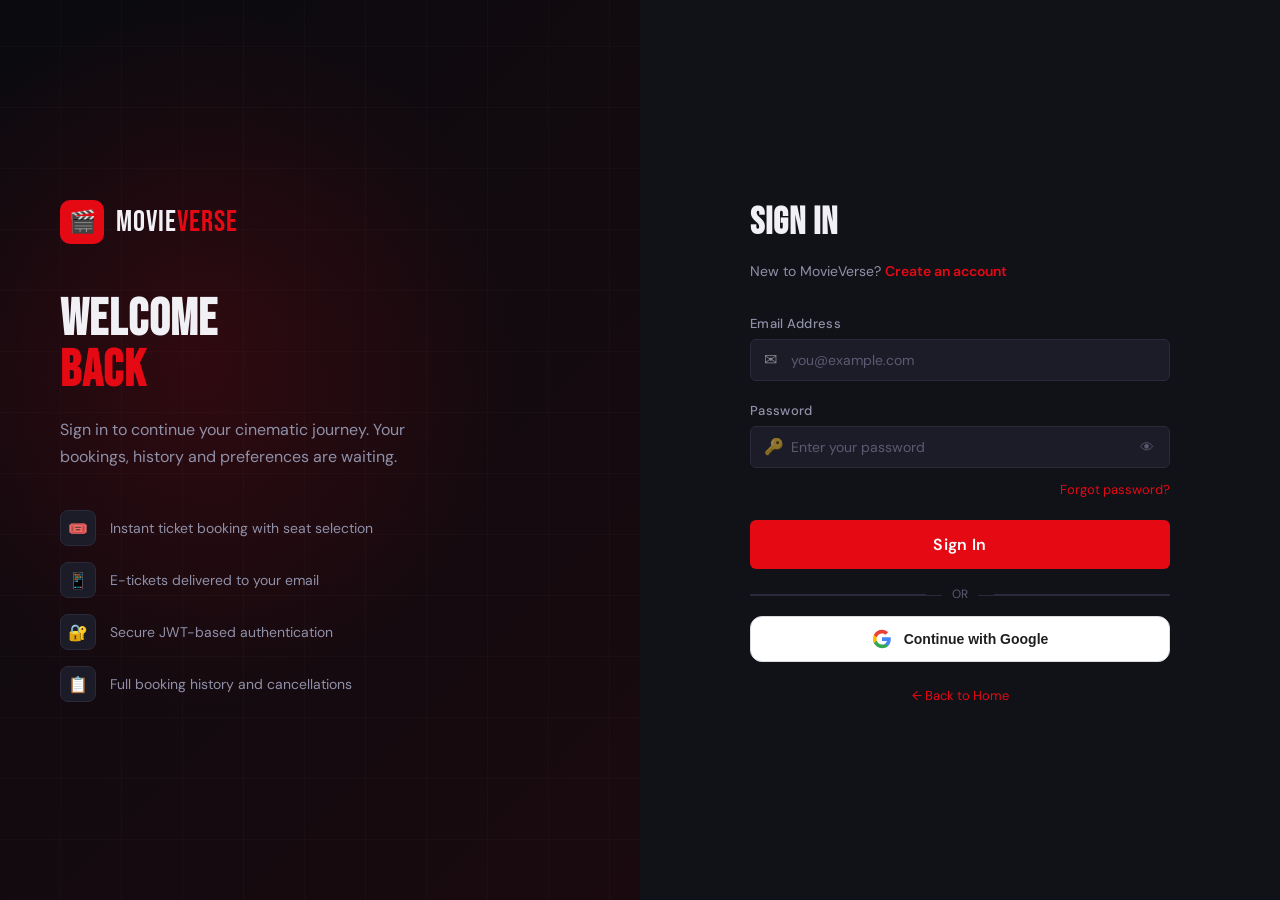
<file: frontend/movieversefrontend/pages/bookings.html>
<!DOCTYPE html>
<html lang="en">
<head>
  <meta charset="UTF-8"/>
  <meta name="viewport" content="width=device-width, initial-scale=1.0"/>
  <title>My Bookings — MovieVerse</title>
  <link rel="stylesheet" href="../css/global.css"/>
  <style>
    .bookings-layout { display: grid; grid-template-columns: 280px 1fr; gap: var(--space-xl); align-items: start; padding-bottom: var(--space-2xl); }
    .profile-card { background: var(--bg-card); border: 1px solid var(--border); border-radius: var(--radius-lg); padding: var(--space-xl); position: sticky; top: 90px; }
    .profile-avatar { width: 80px; height: 80px; border-radius: 50%; background: var(--accent-dim); border: 2px solid var(--accent); display: flex; align-items: center; justify-content: center; font-size: 32px; font-weight: 700; color: var(--accent); margin: 0 auto var(--space-md); font-family: var(--font-display); }
    .profile-name { text-align: center; font-size: 18px; font-weight: 600; margin-bottom: 4px; }
    .profile-email { text-align: center; font-size: 13px; color: var(--text-muted); margin-bottom: var(--space-lg); }
    .profile-stats { display: grid; grid-template-columns: 1fr 1fr; gap: var(--space-sm); }
    .profile-stat { background: var(--bg-elevated); border-radius: var(--radius-sm); padding: var(--space-md); text-align: center; }
    .profile-stat strong { display: block; font-family: var(--font-display); font-size: 24px; color: var(--text-primary); letter-spacing: 0.5px; }
    .profile-stat span { font-size: 11px; color: var(--text-muted); }

    .bookings-header { display: flex; align-items: center; justify-content: space-between; margin-bottom: var(--space-xl); flex-wrap: wrap; gap: var(--space-md); }
    .tab-filters { display: flex; gap: var(--space-sm); }
    .tab-btn { padding: 7px 20px; border-radius: 20px; border: 1.5px solid var(--border); background: transparent; color: var(--text-secondary); font-family: var(--font-body); font-size: 13px; font-weight: 500; cursor: pointer; transition: var(--transition); }
    .tab-btn:hover { border-color: var(--border-light); color: var(--text-primary); }
    .tab-btn.active { border-color: var(--accent); color: var(--accent); background: var(--accent-dim); }

    .booking-card {
      background: var(--bg-card); border: 1px solid var(--border);
      border-radius: var(--radius-lg); padding: var(--space-lg);
      margin-bottom: var(--space-md); transition: var(--transition);
      display: grid; grid-template-columns: auto 1fr auto; gap: var(--space-lg); align-items: center;
    }
    .booking-card:hover { border-color: var(--border-light); }
    .booking-card.confirmed { border-left: 3px solid var(--success); }
    .booking-card.pending { border-left: 3px solid var(--warning); }
    .booking-card.cancelled { border-left: 3px solid var(--error); opacity: 0.7; }

    .booking-poster { width: 64px; height: 96px; border-radius: var(--radius-sm); overflow: hidden; background: var(--bg-elevated); flex-shrink: 0; }
    .booking-poster img { width: 100%; height: 100%; object-fit: cover; }

    .booking-movie-title { font-size: 17px; font-weight: 600; margin-bottom: 6px; }
    .booking-details { display: flex; flex-wrap: wrap; gap: 6px 16px; font-size: 13px; color: var(--text-muted); margin-bottom: var(--space-sm); }
    .booking-detail { display: flex; align-items: center; gap: 4px; }
    .booking-seats { display: flex; flex-wrap: wrap; gap: 4px; }
    .booking-seat-chip { background: var(--accent-dim); border: 1px solid rgba(229,9,20,0.3); border-radius: 4px; padding: 2px 7px; font-size: 11px; font-weight: 600; color: var(--accent); font-family: var(--font-mono); }

    .booking-right { text-align: right; display: flex; flex-direction: column; align-items: flex-end; gap: var(--space-sm); min-width: 120px; }
    .booking-amount { font-family: var(--font-display); font-size: 22px; color: var(--text-primary); letter-spacing: 0.5px; }
    .booking-txn { font-size: 11px; color: var(--text-muted); font-family: var(--font-mono); }

    .cancel-btn { font-size: 12px; color: var(--error); background: none; border: 1px solid rgba(239,68,68,0.3); border-radius: 4px; padding: 4px 10px; cursor: pointer; transition: var(--transition); }
    .cancel-btn:hover { background: rgba(239,68,68,0.1); }

    .cancel-modal-content h3 { font-size: 20px; font-weight: 600; margin-bottom: var(--space-sm); }
    .cancel-modal-content p { font-size: 14px; color: var(--text-secondary); margin-bottom: var(--space-xl); line-height: 1.6; }

    @media (max-width: 900px) {
      .bookings-layout { grid-template-columns: 1fr; }
      .profile-card { position: static; }
    }
    @media (max-width: 600px) {
      .booking-card { grid-template-columns: 1fr; gap: var(--space-md); }
      .booking-poster { display: none; }
      .booking-right { align-items: flex-start; text-align: left; flex-direction: row; flex-wrap: wrap; align-items: center; }
    }
  </style>
</head>
<body>
<div id="navbar-placeholder"></div>
<main class="page-wrapper">
  <div class="container">
    <div class="page-header">
      <h1 class="page-title">MY <span style="color:var(--accent)">BOOKINGS</span></h1>
      <p class="page-subtitle">Your complete booking history</p>
    </div>
    <div class="bookings-layout">
      <!-- Profile Sidebar -->
      <aside class="profile-card" id="profileCard">
        <div class="loading-page" style="height:200px"><div class="spinner"></div></div>
      </aside>

      <!-- Bookings List -->
      <div>
        <div class="bookings-header">
          <div class="tab-filters">
            <button class="tab-btn active" onclick="filterBookings('all', this)">All</button>
            <button class="tab-btn" onclick="filterBookings('CONFIRMED', this)">Confirmed</button>
            <button class="tab-btn" onclick="filterBookings('PENDING', this)">Pending</button>
            <button class="tab-btn" onclick="filterBookings('CANCELLED', this)">Cancelled</button>
          </div>
        </div>
        <div id="bookingsList">
          <div class="loading-page"><div class="spinner"></div><span>Loading bookings...</span></div>
        </div>
      </div>
    </div>
  </div>
</main>

<!-- Cancel Modal -->
<div id="cancelModal" style="display:none">
  <div class="modal-backdrop" onclick="closeCancelModal()">
    <div class="modal cancel-modal-content" onclick="event.stopPropagation()">
      <h3>Cancel Booking?</h3>
      <p>Are you sure you want to cancel this booking? Refund will be processed within 5-7 business days to your original payment method.</p>
      <div style="display:flex;gap:12px;justify-content:flex-end">
        <button class="btn btn-ghost" onclick="closeCancelModal()">Keep Booking</button>
        <button class="btn btn-primary" style="background:var(--error);border-color:var(--error)" id="confirmCancelBtn">Yes, Cancel</button>
      </div>
    </div>
  </div>
</div>

<div id="footer-placeholder"></div>
<div id="toast-container"></div>
<script src="../js/api.js?v=2"></script>
<script>
if (!Auth.isLoggedIn()) window.location.href='login.html';

// No mock bookings - we use real data from API or localStorage

let allBookings = [];
let currentFilter = 'all';
let cancelTargetId = null;

document.addEventListener('DOMContentLoaded', async () => {
  renderNavbar('bookings');
  renderFooter();
  renderProfile();
  await loadBookings();
});

function renderProfile() {
  const user = Auth.getUser();
  if (!user) return;
  const stats = { total: allBookings.length, confirmed: allBookings.filter(b=>b.bookingStatus==='CONFIRMED').length };
  document.getElementById('profileCard').innerHTML = `
    <div class="profile-avatar">${user.fullName?.[0]?.toUpperCase()||'U'}</div>
    <div class="profile-name">${user.fullName||'User'}</div>
    <div class="profile-email">${user.email||''}</div>
    <div style="margin-bottom:var(--space-lg)">
      <span class="badge ${user.role==='ADMIN'?'badge-red':'badge-blue'}">${user.role||'USER'}</span>
    </div>
    <div class="profile-stats">
      <div class="profile-stat"><strong>${allBookings.length}</strong><span>Total</span></div>
      <div class="profile-stat"><strong>${allBookings.filter(b=>b.bookingStatus==='CONFIRMED').length}</strong><span>Confirmed</span></div>
      <div class="profile-stat"><strong>${allBookings.filter(b=>b.bookingStatus==='CANCELLED').length}</strong><span>Cancelled</span></div>
      <div class="profile-stat"><strong>${Utils.formatCurrency(allBookings.reduce((s,b)=>s+(b.totalAmount||0),0)).replace('₹','')}</strong><span>Spent (₹)</span></div>
    </div>
  `;
}

async function loadBookings() {
  const user = Auth.getUser();
  
  // Load locally stored bookings first (from sessionStorage)
  let localBookings = [];
  try {
    const stored = JSON.parse(localStorage.getItem('mv_bookings_' + (user?.id || 'guest')) || '[]');
    localBookings = Array.isArray(stored) ? stored : [];
  } catch { localBookings = []; }

  try {
    const res = await API.bookings.getUserBookings(user?.id);
    const serverBookings = Array.isArray(res) ? res : (res?.content || []);
    if (serverBookings.length) {
      allBookings = serverBookings;
    } else {
      allBookings = localBookings;
    }
  } catch { 
    // API failed, use locally stored bookings
    allBookings = localBookings;
  }
  renderProfile();
  renderBookings();
}

function filterBookings(filter, btn) {
  currentFilter = filter;
  document.querySelectorAll('.tab-btn').forEach(b => b.classList.remove('active'));
  btn.classList.add('active');
  renderBookings();
}

function renderBookings() {
  const list = document.getElementById('bookingsList');
  let bookings = currentFilter === 'all' ? allBookings : allBookings.filter(b => b.bookingStatus === currentFilter);
  bookings.sort((a,b) => new Date(b.bookingTime) - new Date(a.bookingTime));

  if (!bookings.length) {
    list.innerHTML = `
      <div class="empty-state">
        <div class="empty-state-icon">🎟️</div>
        <h3>No bookings found</h3>
        <p>${currentFilter==='all'?'You haven\'t booked any tickets yet.':'No '+currentFilter.toLowerCase()+' bookings.'}</p>
        ${currentFilter==='all'?'<a href="movies.html" class="btn btn-primary" style="margin-top:16px">Browse Movies</a>':''}
      </div>`;
    return;
  }

  list.innerHTML = bookings.map(b => `
    <div class="booking-card ${b.bookingStatus?.toLowerCase()||''}">
      <div class="booking-poster">
        <img src="https://placehold.co/64x96/16161f/e50914?text=${encodeURIComponent((b.movieTitle||'M').slice(0,1))}" alt="${b.movieTitle}"/>
      </div>
      <div>
        <div class="booking-movie-title">${b.movieTitle||'Movie'}</div>
        <div class="booking-details">
          <span class="booking-detail">🏛 ${b.theaterName||'—'}</span>
          <span class="booking-detail">📅 ${Utils.formatDate(b.showTime)}</span>
          <span class="booking-detail">⏰ ${Utils.formatTime(b.showTime)}</span>
          <span class="booking-detail">🎭 ${b.screenName||'—'}</span>
        </div>
        <div class="booking-seats">
          ${(b.seats||[]).map(s=>`<span class="booking-seat-chip">${s}</span>`).join('')}
        </div>
      </div>
      <div class="booking-right">
        <span class="badge ${Utils.getStatusBadge(b.bookingStatus)}">${b.bookingStatus||'—'}</span>
        <span class="booking-amount">${Utils.formatCurrency(b.totalAmount)}</span>
        <span class="booking-txn">TXN: ${b.transactionId||'—'}</span>
        <span style="font-size:12px;color:var(--text-muted)">${Utils.formatDate(b.bookingTime)}</span>
        ${b.bookingStatus==='CONFIRMED' && new Date(b.showTime) > new Date()
          ? `<button class="cancel-btn" onclick="showCancelModal('${b.id}')">Cancel</button>` : ''}
      </div>
    </div>
  `).join('');
}

function showCancelModal(bookingId) {
  cancelTargetId = bookingId;
  document.getElementById('cancelModal').style.display='block';
  document.getElementById('confirmCancelBtn').onclick = confirmCancel;
}

function closeCancelModal() {
  cancelTargetId = null;
  document.getElementById('cancelModal').style.display='none';
}

async function confirmCancel() {
  if (!cancelTargetId) return;
  try {
    await API.bookings.cancel(cancelTargetId);
  } catch {}
  const idx = allBookings.findIndex(b=>b.id===cancelTargetId);
  if (idx>=0) { allBookings[idx].bookingStatus='CANCELLED'; allBookings[idx].paymentStatus='REFUNDED'; }
  closeCancelModal();
  renderBookings();
  renderProfile();
  Toast.success('Booking cancelled. Refund will be processed in 5-7 days.');
}
</script>
</body>
</html>
</file>
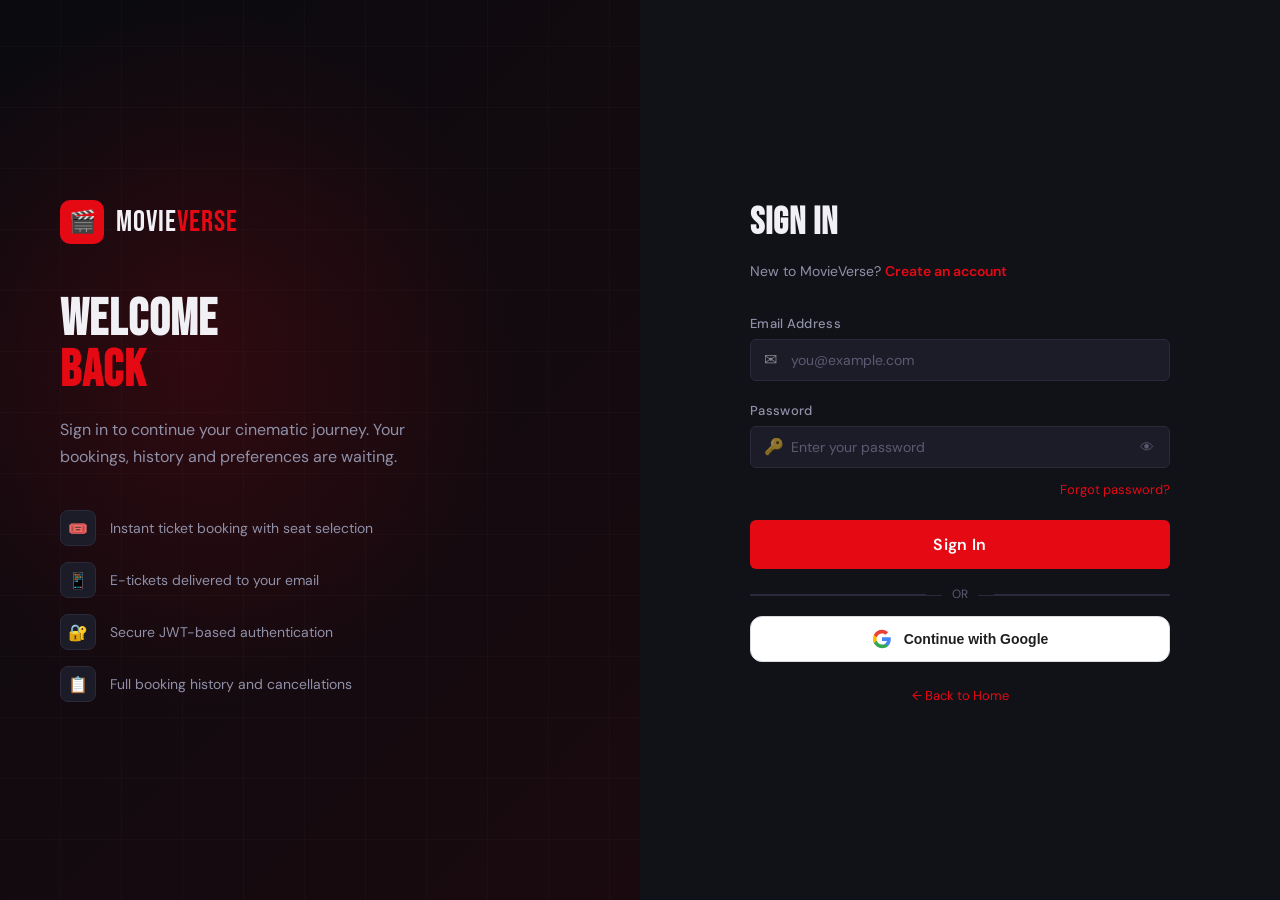
<file: frontend/movieversefrontend/pages/login.html>
<!DOCTYPE html>
<html lang="en">
<head>
  <meta charset="UTF-8"/>
  <meta name="viewport" content="width=device-width, initial-scale=1.0"/>
  <title>Login — MovieVerse</title>
  <link rel="stylesheet" href="../css/global.css"/>
  <script src="https://accounts.google.com/gsi/client" async defer></script>
  <style>
    .auth-page {
      min-height: 100vh;
      display: grid;
      grid-template-columns: 1fr 1fr;
    }
    .auth-left {
      background: linear-gradient(135deg, #0a0a0f 0%, #1a0a0f 100%);
      display: flex;
      flex-direction: column;
      justify-content: center;
      align-items: flex-start;
      padding: 60px;
      position: relative;
      overflow: hidden;
    }
    .auth-left::before {
      content: '';
      position: absolute;
      inset: 0;
      background:
        radial-gradient(ellipse 80% 60% at 30% 40%, rgba(229,9,20,0.15) 0%, transparent 65%),
        repeating-linear-gradient(0deg, transparent, transparent 60px, rgba(255,255,255,0.02) 60px, rgba(255,255,255,0.02) 61px),
        repeating-linear-gradient(90deg, transparent, transparent 60px, rgba(255,255,255,0.02) 60px, rgba(255,255,255,0.02) 61px);
      pointer-events: none;
    }
    .auth-brand { position: relative; z-index: 2; }
    .auth-brand-logo {
      display: flex; align-items: center; gap: 12px;
      text-decoration: none; margin-bottom: 48px;
    }
    .auth-brand-logo-icon {
      width: 44px; height: 44px;
      background: var(--accent);
      border-radius: 10px;
      display: flex; align-items: center; justify-content: center;
      font-size: 22px;
    }
    .auth-brand-logo-text {
      font-family: var(--font-display);
      font-size: 30px;
      color: var(--text-primary);
      letter-spacing: 1px;
    }
    .auth-brand-logo-text span { color: var(--accent); }
    .auth-tagline {
      font-family: var(--font-display);
      font-size: clamp(36px, 4vw, 56px);
      letter-spacing: 1px;
      line-height: 1;
      color: var(--text-primary);
      margin-bottom: 20px;
    }
    .auth-tagline span { color: var(--accent); display: block; }
    .auth-tagline-sub {
      font-size: 16px;
      color: var(--text-secondary);
      line-height: 1.7;
      max-width: 380px;
      margin-bottom: 40px;
    }
    .auth-features { display: flex; flex-direction: column; gap: 16px; }
    .auth-feature {
      display: flex; align-items: center; gap: 14px;
      font-size: 14px; color: var(--text-secondary);
    }
    .auth-feature-icon {
      width: 36px; height: 36px;
      background: var(--bg-elevated);
      border: 1px solid var(--border);
      border-radius: 8px;
      display: flex; align-items: center; justify-content: center;
      font-size: 16px; flex-shrink: 0;
    }

    .auth-right {
      background: var(--bg-secondary);
      display: flex;
      align-items: center;
      justify-content: center;
      padding: 40px;
    }
    .auth-form-box {
      width: 100%;
      max-width: 420px;
    }
    .auth-form-title {
      font-family: var(--font-display);
      font-size: 38px;
      letter-spacing: 1px;
      margin-bottom: 6px;
    }
    .auth-form-subtitle {
      font-size: 14px;
      color: var(--text-secondary);
      margin-bottom: 32px;
    }
    .auth-form-subtitle a {
      color: var(--accent);
      text-decoration: none;
      font-weight: 600;
    }
    .auth-form { display: flex; flex-direction: column; gap: 20px; }
    .form-row { display: grid; grid-template-columns: 1fr 1fr; gap: 16px; }

    .input-wrapper { position: relative; }
    .input-icon {
      position: absolute;
      left: 14px; top: 50%;
      transform: translateY(-50%);
      font-size: 16px;
      pointer-events: none;
      opacity: 0.5;
    }
    .input-icon + .form-input { padding-left: 40px; }
    .input-toggle {
      position: absolute;
      right: 12px; top: 50%;
      transform: translateY(-50%);
      background: none; border: none;
      color: var(--text-muted); cursor: pointer;
      font-size: 14px; padding: 4px;
      transition: var(--transition);
    }
    .input-toggle:hover { color: var(--text-secondary); }

    .auth-footer-link {
      text-align: center;
      font-size: 13px;
      color: var(--text-muted);
      margin-top: 8px;
    }
    .auth-footer-link a { color: var(--accent); text-decoration: none; }

    .demo-creds {
      background: var(--bg-elevated);
      border: 1px solid var(--border);
      border-radius: var(--radius-sm);
      padding: 12px 16px;
      font-size: 12px;
      color: var(--text-muted);
      line-height: 1.8;
      font-family: var(--font-mono);
    }
    .demo-creds strong { color: var(--text-secondary); }

    .btn-google {
      display: flex;
      align-items: center;
      justify-content: center;
      gap: 12px;
      width: 100%;
      background: #ffffff;
      color: #1f1f1f;
      border: 1px solid #dadce0;
      border-radius: var(--radius-md, 8px);
      padding: 12px 16px;
      font-size: 14px;
      font-weight: 600;
      cursor: pointer;
      transition: background 0.2s ease, box-shadow 0.2s ease, transform 0.1s ease;
      text-decoration: none;
    }
    .btn-google:hover {
      background: #f8f9fa;
      box-shadow: 0 2px 8px rgba(0,0,0,0.15);
      transform: translateY(-1px);
    }
    .btn-google svg {
      width: 20px;
      height: 20px;
    }

    @media (max-width: 768px) {
      .auth-page { grid-template-columns: 1fr; }
      .auth-left { display: none; }
      .auth-right { padding: 20px; }
    }
  </style>
</head>
<body>
<div class="auth-page">
  <!-- LEFT PANEL -->
  <div class="auth-left">
    <div class="auth-brand">
      <a href="../index.html" class="auth-brand-logo">
        <div class="auth-brand-logo-icon">🎬</div>
        <span class="auth-brand-logo-text">MOVIE<span>VERSE</span></span>
      </a>
      <h1 class="auth-tagline">WELCOME<span>BACK</span></h1>
      <p class="auth-tagline-sub">Sign in to continue your cinematic journey. Your bookings, history and preferences are waiting.</p>
      <div class="auth-features">
        <div class="auth-feature">
          <div class="auth-feature-icon">🎟️</div>
          <span>Instant ticket booking with seat selection</span>
        </div>
        <div class="auth-feature">
          <div class="auth-feature-icon">📱</div>
          <span>E-tickets delivered to your email</span>
        </div>
        <div class="auth-feature">
          <div class="auth-feature-icon">🔐</div>
          <span>Secure JWT-based authentication</span>
        </div>
        <div class="auth-feature">
          <div class="auth-feature-icon">📋</div>
          <span>Full booking history and cancellations</span>
        </div>
      </div>
    </div>
  </div>

  <!-- RIGHT PANEL -->
  <div class="auth-right">
    <div class="auth-form-box">
      <h2 class="auth-form-title">SIGN IN</h2>
      <p class="auth-form-subtitle">New to MovieVerse? <a href="register.html">Create an account</a></p>

      <form class="auth-form" id="loginForm" onsubmit="handleLogin(event)">
        <div class="form-group">
          <label class="form-label">Email Address</label>
          <div class="input-wrapper">
            <span class="input-icon">✉</span>
            <input type="email" id="email" class="form-input" placeholder="you@example.com" required autocomplete="email"/>
          </div>
        </div>

        <div class="form-group">
          <label class="form-label">Password</label>
          <div class="input-wrapper">
            <span class="input-icon">🔑</span>
            <input type="password" id="password" class="form-input" placeholder="Enter your password" required autocomplete="current-password" style="padding-right:44px"/>
            <button type="button" class="input-toggle" id="togglePwd" onclick="togglePassword()">👁</button>
          </div>
        </div>

        <div style="display:flex;justify-content:flex-end;margin-top:-8px">
          <a href="#" style="font-size:13px;color:var(--accent);text-decoration:none">Forgot password?</a>
        </div>

        <button type="submit" class="btn btn-primary btn-full btn-lg" id="submitBtn">
          Sign In
        </button>
      </form>

      <div class="divider" style="margin: 16px 0 12px 0; text-align: center; color: var(--text-muted); font-size: 12px; position: relative;">
        <span style="background: var(--bg-secondary); padding: 0 10px; position: relative; z-index: 1;">OR</span>
        <div style="position: absolute; top: 50%; left: 0; right: 0; border-top: 1px solid var(--border); z-index: 0;"></div>
      </div>

      <button type="button" class="btn-google" id="googleAuthBtn" style="margin-bottom:16px">
        <svg viewBox="0 0 24 24">
          <path fill="#4285F4" d="M22.56 12.25c0-.78-.07-1.53-.2-2.25H12v4.26h5.92c-.26 1.37-1.04 2.53-2.21 3.31v2.77h3.57c2.08-1.92 3.28-4.74 3.28-8.09z"/>
          <path fill="#34A853" d="M12 23c2.97 0 5.46-.98 7.28-2.66l-3.57-2.77c-.98.66-2.23 1.06-3.71 1.06-2.86 0-5.29-1.93-6.16-4.53H2.18v2.84C3.99 20.53 7.7 23 12 23z"/>
          <path fill="#FBBC05" d="M5.84 14.1c-.22-.66-.35-1.36-.35-2.1s.13-1.44.35-2.1V7.06H2.18C1.43 8.55 1 10.22 1 12s.43 3.45 1.18 4.94l2.85-2.22.81-.62z"/>
          <path fill="#EA4335" d="M12 5.38c1.62 0 3.06.56 4.21 1.64l3.15-3.15C17.45 2.09 14.97 1 12 1 7.7 1 3.99 3.47 2.18 7.06l3.66 2.84c.87-2.6 3.3-4.52 6.16-4.52z"/>
        </svg>
        Continue with Google
      </button>

   

      <div class="auth-footer-link" style="margin-top:24px">
        <a href="../index.html">← Back to Home</a>
      </div>
    </div>
  </div>
</div>

<div id="toast-container"></div>
<script src="../js/api.js"></script>
<script>
  // Redirect if already logged in
  if (Auth.isLoggedIn()) window.location.href = '../index.html';

  function togglePassword() {
    const input = document.getElementById('password');
    input.type = input.type === 'password' ? 'text' : 'password';
  }

  async function handleLogin(e) {
    e.preventDefault();
    const email = document.getElementById('email').value.trim();
    const password = document.getElementById('password').value;
    const btn = document.getElementById('submitBtn');

    btn.disabled = true;
    btn.innerHTML = '<div class="spinner"></div> Signing in...';

    try {
      const res = await API.auth.login({ email, password });
      Auth.setToken(res.token || res.accessToken);
      Auth.setUser({
        id: res.userId || res.id,
        fullName: res.fullName || res.name,
        email: res.email,
        role: res.role,
      });
      Toast.success(`Welcome back, ${res.fullName || 'User'}!`);
      setTimeout(() => {
        const redirect = Utils.getQueryParam('redirect') || '../index.html';
        window.location.href = redirect;
      }, 800);
    } catch (err) {
      // Demo mode fallback
      if (email === 'user@demo.com' && password === 'password123') {
        Auth.setToken('demo_token_user_' + Date.now());
        Auth.setUser({ id: 1, fullName: 'Demo User', email, role: 'USER' });
        Toast.success('Welcome back, Demo User!');
        setTimeout(() => window.location.href = '../index.html', 800);
      } else if (email === 'admin@demo.com' && password === 'admin123') {
        Auth.setToken('demo_token_admin_' + Date.now());
        Auth.setUser({ id: 2, fullName: 'Admin User', email, role: 'ADMIN' });
        Toast.success('Welcome back, Admin!');
        setTimeout(() => window.location.href = '../index.html', 800);
      } else {
        Toast.error(err.message || 'Invalid credentials. Try demo credentials.');
        btn.disabled = false;
      }
    }
  }

  const GOOGLE_CLIENT_ID = '1030954823254-tepi2u1tunjg6trkdoqknsljjqjo8b3r.apps.googleusercontent.com';

  function checkGoogleOAuthCallback() {
    if (window.location.hash && window.location.hash.includes('access_token=')) {
      const params = new URLSearchParams(window.location.hash.substring(1));
      const accessToken = params.get('access_token');
      if (accessToken) {
        if (window.opener && !window.opener.closed) {
          window.opener.postMessage({ type: 'GOOGLE_AUTH_SUCCESS', accessToken }, '*');
          window.close();
        } else {
          handleGoogleAccessToken(accessToken);
        }
      }
    }
  }

  window.addEventListener('message', (event) => {
    if (event.data && event.data.type === 'GOOGLE_AUTH_SUCCESS' && event.data.accessToken) {
      handleGoogleAccessToken(event.data.accessToken);
    }
  });

  function handleGoogleAuth() {
    const btn = document.getElementById('googleAuthBtn');
    if (btn) btn.innerHTML = '<div class="spinner"></div> Redirecting to Google...';

    const redirectUri = window.location.origin + window.location.pathname;
    const authUrl = `https://accounts.google.com/o/oauth2/v2/auth?` +
      `client_id=${encodeURIComponent(GOOGLE_CLIENT_ID)}` +
      `&redirect_uri=${encodeURIComponent(redirectUri)}` +
      `&response_type=token` +
      `&scope=${encodeURIComponent('email profile openid')}` +
      `&prompt=select_account`;

    // Direct redirect guarantees Google's Official Page opens in all browsers & incognito!
    window.location.href = authUrl;
  }

  async function handleGoogleAccessToken(accessToken) {
    const btn = document.getElementById('googleAuthBtn');
    if (btn) btn.innerHTML = '<div class="spinner"></div> Signing in with Google...';

    try {
      const userRes = await fetch('https://www.googleapis.com/oauth2/v3/userinfo', {
        headers: { Authorization: `Bearer ${accessToken}` }
      });
      const userInfo = await userRes.json();

      const googleEmail = userInfo.email || 'user.google@gmail.com';
      const googleName = userInfo.name || googleEmail.split('@')[0];

      const res = await API.auth.googleLogin({
        email: googleEmail,
        fullName: googleName,
        idToken: accessToken,
        googleId: userInfo.sub || 'google_uid_' + Date.now()
      });

      const token = res.data?.token || res.token || res.accessToken;
      const userObj = res.data?.user || res.data || res;

      Auth.setToken(token);
      Auth.setUser({
        id: userObj.userId || userObj.id || Date.now(),
        fullName: userObj.fullName || googleName,
        email: userObj.email || googleEmail,
        role: userObj.role || 'USER',
      });

      Toast.success(`Signed in with Google! Welcome, ${userObj.fullName || googleName} 🎬`);
      setTimeout(() => {
        const redirect = Utils.getQueryParam('redirect') || '../index.html';
        window.location.href = redirect;
      }, 800);
    } catch (err) {
      console.error('Google Auth backend error:', err);
      Auth.setToken('google_auth_token_' + Date.now());
      Auth.setUser({ id: Date.now(), fullName: 'Google User', email: 'user.google@gmail.com', role: 'USER' });
      Toast.success('Signed in with Google! Welcome 🎬');
      setTimeout(() => {
        const redirect = Utils.getQueryParam('redirect') || '../index.html';
        window.location.href = redirect;
      }, 800);
    }
  }

  document.addEventListener('DOMContentLoaded', () => {
    checkGoogleOAuthCallback();
    const googleBtn = document.getElementById('googleAuthBtn');
    if (googleBtn) {
      googleBtn.addEventListener('click', (e) => {
        e.preventDefault();
        e.stopPropagation();
        handleGoogleAuth();
      });
    }
  });
</script>
</body>
</html>
</file>
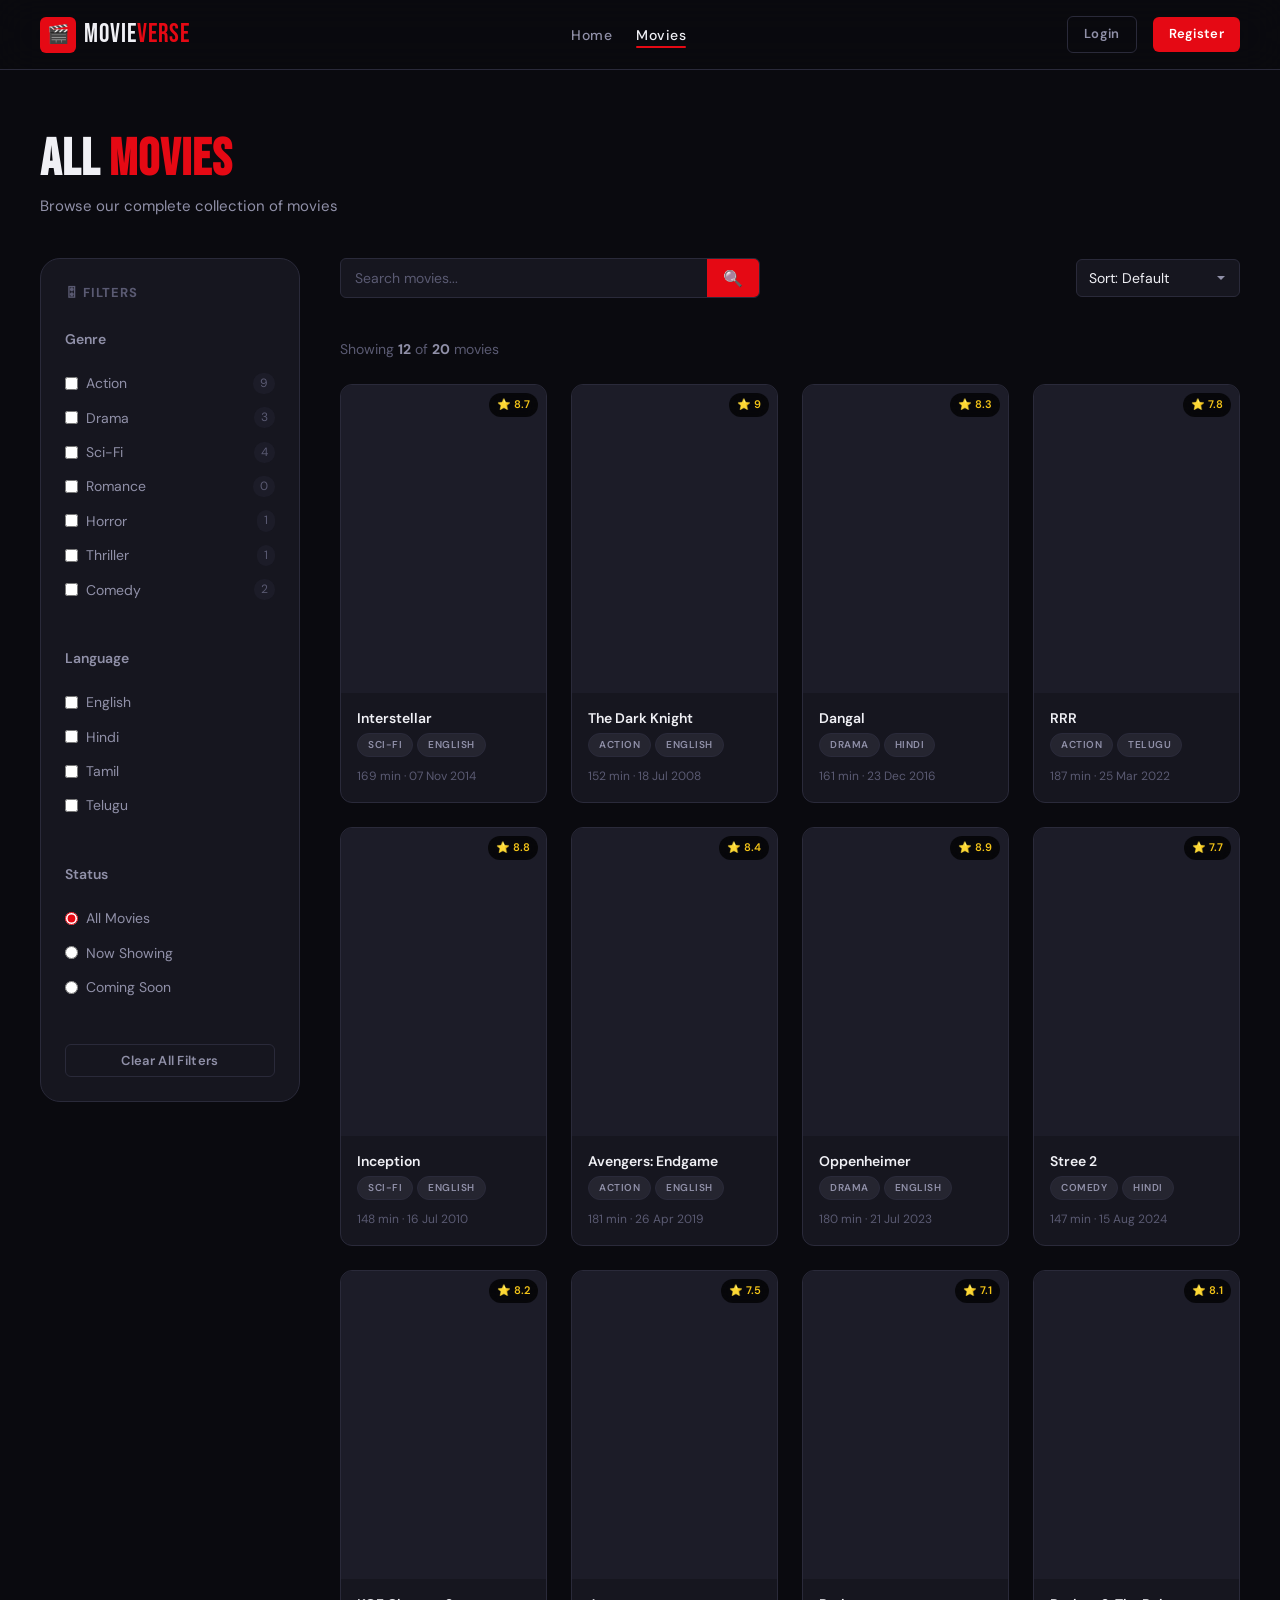
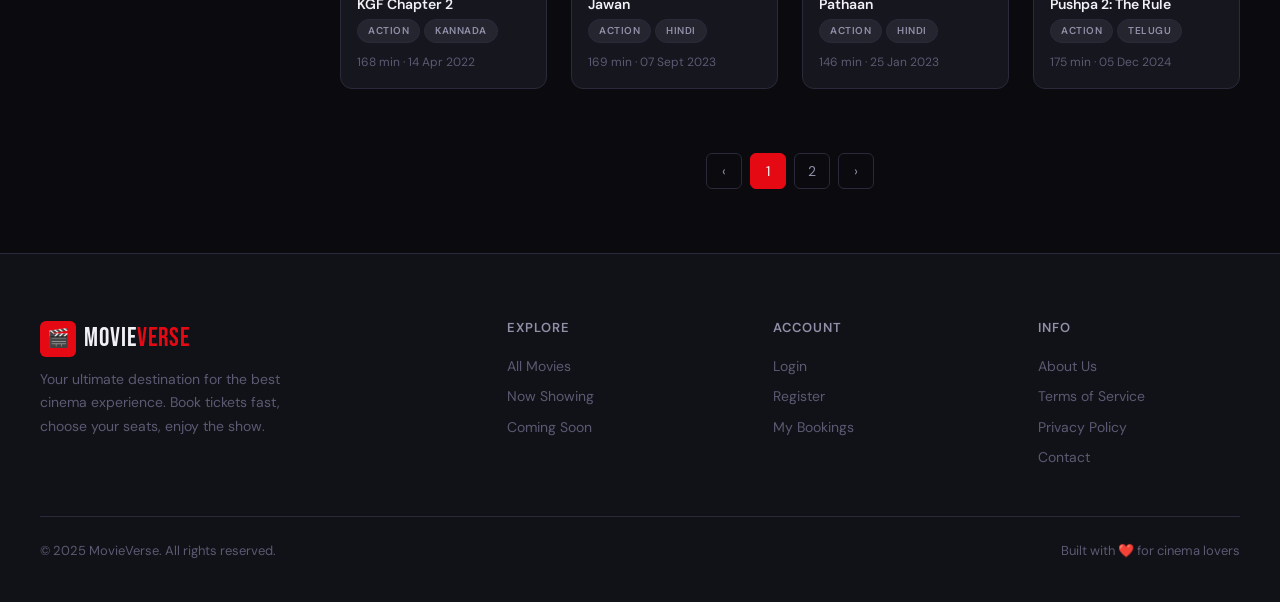
<file: frontend/movieversefrontend/pages/movie-detail.html>
<!DOCTYPE html>
<html lang="en">
<head>
  <meta charset="UTF-8"/>
  <meta name="viewport" content="width=device-width, initial-scale=1.0"/>
  <title>Movie Details — MovieVerse</title>
  <link rel="stylesheet" href="../css/global.css"/>
  <style>
    .movie-hero { position: relative; min-height: 500px; display: flex; align-items: flex-end; overflow: hidden; }
    .movie-hero-bg { position: absolute; inset: 0; background-size: cover; background-position: center; filter: blur(2px) brightness(0.3); transform: scale(1.05); }
    .movie-hero-gradient { position: absolute; inset: 0; background: linear-gradient(to top, var(--bg-primary) 0%, rgba(10,10,15,0.5) 60%, transparent 100%); }
    .movie-hero-content { position: relative; z-index: 2; display: flex; gap: var(--space-xl); align-items: flex-end; padding: var(--space-2xl) 0 var(--space-xl); width: 100%; }
    .movie-hero-poster { width: 220px; flex-shrink: 0; border-radius: var(--radius-md); overflow: hidden; border: 2px solid var(--border); box-shadow: var(--shadow-lg); aspect-ratio: 2/3; background: var(--bg-elevated); }
    .movie-hero-poster img { width: 100%; height: 100%; object-fit: cover; }
    .movie-hero-info { flex: 1; }
    .movie-hero-title { font-family: var(--font-display); font-size: clamp(32px, 5vw, 64px); letter-spacing: 1px; line-height: 1; margin-bottom: var(--space-md); }
    .movie-tags { display: flex; flex-wrap: wrap; gap: var(--space-sm); margin-bottom: var(--space-md); }
    .movie-stats { display: flex; gap: var(--space-xl); margin-bottom: var(--space-lg); flex-wrap: wrap; }
    .movie-stat { display: flex; flex-direction: column; gap: 2px; }
    .movie-stat-value { font-family: var(--font-display); font-size: 24px; letter-spacing: 0.5px; color: var(--text-primary); }
    .movie-stat-label { font-size: 11px; color: var(--text-muted); text-transform: uppercase; letter-spacing: 1px; }
    .movie-actions { display: flex; gap: var(--space-md); flex-wrap: wrap; }

    .movie-body { padding: var(--space-2xl) 0; }
    .movie-body-layout { display: grid; grid-template-columns: 1fr 340px; gap: var(--space-2xl); }
    .movie-section { margin-bottom: var(--space-2xl); }
    .movie-section-title { font-family: var(--font-display); font-size: 22px; letter-spacing: 1px; margin-bottom: var(--space-lg); color: var(--text-primary); border-left: 3px solid var(--accent); padding-left: var(--space-md); }
    .movie-description { font-size: 15px; color: var(--text-secondary); line-height: 1.8; }

    .shows-date-tabs { display: flex; gap: var(--space-sm); overflow-x: auto; padding-bottom: var(--space-sm); margin-bottom: var(--space-lg); }
    .date-tab { flex-shrink: 0; padding: 8px 20px; border-radius: var(--radius-sm); border: 1.5px solid var(--border); background: transparent; color: var(--text-secondary); cursor: pointer; font-family: var(--font-body); font-size: 13px; font-weight: 500; transition: var(--transition); text-align: center; }
    .date-tab:hover { border-color: var(--border-light); }
    .date-tab.active { border-color: var(--accent); color: var(--accent); background: var(--accent-dim); }
    .date-tab .date-day { display: block; font-size: 10px; text-transform: uppercase; letter-spacing: 1px; margin-bottom: 2px; }
    .date-tab .date-num { display: block; font-family: var(--font-display); font-size: 22px; letter-spacing: 0.5px; }

    .theater-block { background: var(--bg-card); border: 1px solid var(--border); border-radius: var(--radius-md); padding: var(--space-lg); margin-bottom: var(--space-md); transition: var(--transition); }
    .theater-block:hover { border-color: var(--border-light); }
    .theater-name { font-weight: 600; font-size: 16px; margin-bottom: 4px; }
    .theater-location { font-size: 13px; color: var(--text-muted); margin-bottom: var(--space-md); }
    .show-times { display: flex; flex-wrap: wrap; gap: var(--space-sm); }
    .show-time-btn { padding: 7px 18px; border-radius: var(--radius-sm); border: 1.5px solid var(--border); background: transparent; color: var(--text-primary); cursor: pointer; font-family: var(--font-mono); font-size: 13px; font-weight: 500; transition: var(--transition); }
    .show-time-btn:hover { border-color: var(--accent); color: var(--accent); background: var(--accent-dim); }
    .show-time-btn.selected { border-color: var(--accent); background: var(--accent); color: white; }
    .show-time-btn .show-price { display: block; font-size: 10px; font-family: var(--font-body); opacity: 0.8; }

    .sidebar-card { background: var(--bg-card); border: 1px solid var(--border); border-radius: var(--radius-md); padding: var(--space-lg); margin-bottom: var(--space-lg); }
    .sidebar-card-title { font-size: 13px; font-weight: 700; color: var(--text-muted); text-transform: uppercase; letter-spacing: 1px; margin-bottom: var(--space-md); }
    .cast-list { display: flex; flex-direction: column; gap: var(--space-sm); }
    .cast-item { display: flex; gap: var(--space-sm); align-items: center; }
    .cast-avatar { width: 36px; height: 36px; border-radius: 50%; background: var(--bg-elevated); display: flex; align-items: center; justify-content: center; font-size: 14px; font-weight: 600; color: var(--accent); border: 1px solid var(--border); flex-shrink: 0; }
    .cast-name { font-size: 14px; font-weight: 500; }
    .cast-role { font-size: 12px; color: var(--text-muted); }
    .info-row { display: flex; justify-content: space-between; align-items: center; padding: 8px 0; border-bottom: 1px solid var(--border); font-size: 14px; }
    .info-row:last-child { border-bottom: none; }
    .info-row span:first-child { color: var(--text-muted); }
    .info-row span:last-child { color: var(--text-primary); font-weight: 500; }

    @media (max-width: 900px) {
      .movie-body-layout { grid-template-columns: 1fr; }
      .movie-hero-content { flex-direction: column; align-items: flex-start; }
      .movie-hero-poster { width: 160px; }
    }
    @media (max-width: 600px) {
      .movie-hero-poster { display: none; }
      .movie-stats { gap: var(--space-lg); }
    }
  </style>
</head>
<body>
<div id="navbar-placeholder"></div>
<main class="page-wrapper">
  <div id="movieHero">
    <div class="loading-page" style="height:400px"><div class="spinner"></div></div>
  </div>
  <div class="container">
    <div class="movie-body">
      <div class="movie-body-layout">
        <div id="movieMain">
          <div class="loading-page"><div class="spinner"></div></div>
        </div>
        <aside id="movieSidebar"></aside>
      </div>
    </div>
  </div>
</main>
<div id="footer-placeholder"></div>
<div id="toast-container"></div>
<script src="../js/api.js"></script>
<script>
const MOCK_MOVIES = {
  1:{id:1,title:'Galactic Storm',genre:'Sci-Fi',language:'English',duration:148,releaseDate:'2025-02-15',rating:8.4,description:'An epic space opera about humanity\'s last stand against an alien armada threatening Earth. Featuring breathtaking visual effects, pulse-pounding action sequences and an emotionally resonant story about sacrifice and hope.',cast:[{name:'Chris Drake',role:'Commander Hayes'},{name:'Mia Santos',role:'Dr. Elena Ross'},{name:'Jake Torres',role:'Lt. Kiran Patel'}],director:'James Cameron II',language2:'English'},
  2:{id:2,title:'Shadow Protocol',genre:'Action',language:'English',duration:124,releaseDate:'2025-01-20',rating:7.9,description:'A rogue agent uncovers a global conspiracy that goes all the way to the top. Fast-paced action and sharp twists keep you on the edge.',cast:[{name:'Adam Knight',role:'Agent Zero'},{name:'Priya Nair',role:'Handler Nova'}],director:'Vin Russo'},
  3:{id:3,title:'Neon Requiem',genre:'Thriller',language:'English',duration:135,releaseDate:'2025-01-10',rating:8.1,description:'In a cyberpunk city, a detective unravels a series of mysterious murders connected to a powerful AI corporation.',cast:[{name:'Leo Park',role:'Det. Haruto'},{name:'Sara Voss',role:'Aria'},{name:'Max Blaine',role:'Director Keel'}],director:'Sofia Diaz'},
  4:{id:4,title:'Dil Ka Safar',genre:'Romance',language:'Hindi',duration:158,releaseDate:'2025-02-01',rating:7.6,description:'A timeless love story set against the backdrop of the Himalayas, where two strangers find themselves drawn together by fate.',cast:[{name:'Ranbir Mehra',role:'Arjun'},{name:'Ananya Das',role:'Rhea'}],director:'Karan Seth'},
};

const MOCK_THEATERS = [
  {id:1,name:'PVR Cinemas',city:'Delhi',address:'Connaught Place'},
  {id:2,name:'INOX Multiplex',city:'Delhi',address:'Select Citywalk'},
  {id:3,name:'Cinepolis',city:'Delhi',address:'DLF Mall'},
];

const MOCK_SHOWS = [
  {id:101,theaterId:1,theaterName:'PVR Cinemas',city:'Delhi',showTime:'2025-06-01T10:00:00',ticketPrice:250,screenName:'Screen 1'},
  {id:102,theaterId:1,theaterName:'PVR Cinemas',city:'Delhi',showTime:'2025-06-01T13:30:00',ticketPrice:300,screenName:'Screen 1'},
  {id:103,theaterId:1,theaterName:'PVR Cinemas',city:'Delhi',showTime:'2025-06-01T18:00:00',ticketPrice:350,screenName:'Screen 2'},
  {id:104,theaterId:2,theaterName:'INOX Multiplex',city:'Delhi',showTime:'2025-06-01T11:00:00',ticketPrice:280,screenName:'Screen A'},
  {id:105,theaterId:2,theaterName:'INOX Multiplex',city:'Delhi',showTime:'2025-06-01T16:30:00',ticketPrice:320,screenName:'Screen A'},
  {id:106,theaterId:3,theaterName:'Cinepolis',city:'Delhi',showTime:'2025-06-01T14:00:00',ticketPrice:260,screenName:'Audi 3'},
];

let movie = null;
let selectedDate = 0;
const dates = [];

document.addEventListener('DOMContentLoaded', async () => {
  renderNavbar('movies');
  renderFooter();
  const id = Utils.getQueryParam('id');
  if (!id) { window.location.href='movies.html'; return; }
  await loadMovie(id);
});

async function loadMovie(id) {
  try {
    movie = await API.movies.getById(id);
    if (!movie || !movie.id) throw new Error('Invalid movie data');
  } catch { 
    // Fallback to mock only for the correct ID
    movie = MOCK_MOVIES[parseInt(id)] || MOCK_MOVIES[id] || null;
    if (!movie) {
      // Try to get from sessionStorage (set when clicking movie card)
      const cached = sessionStorage.getItem('movieCache_' + id);
      if (cached) movie = JSON.parse(cached);
    }
    if (!movie) {
      Toast.error('Movie not found');
      setTimeout(() => window.location.href='movies.html', 1500);
      return;
    }
  }
  // Cache movie data for offline fallback
  sessionStorage.setItem('movieCache_' + movie.id, JSON.stringify(movie));
  renderHero();
  renderMain();
  renderSidebar();
  generateDates();
  renderDateTabs();
  loadShows();
}

function renderHero() {
  const poster = Utils.getPosterUrl(movie);
  document.getElementById('movieHero').innerHTML = `
    <div class="movie-hero">
      <div class="movie-hero-bg" style="background-image:url('${poster}')"></div>
      <div class="movie-hero-gradient"></div>
      <div class="container" style="width:100%">
        <div class="movie-hero-content">
          <div class="movie-hero-poster">
            <img src="${poster}" alt="${movie.title}" onerror="this.src='https://placehold.co/300x450/16161f/e50914?text=${encodeURIComponent(movie.title)}'"/>
          </div>
          <div class="movie-hero-info">
            <div class="movie-tags">
              <span class="badge badge-red">${movie.genre||'—'}</span>
              <span class="badge badge-gray">${movie.language||'—'}</span>
              ${movie.rating ? `<span class="badge badge-gold">⭐ ${movie.rating}/10</span>` : '<span class="badge badge-blue">Upcoming</span>'}
            </div>
            <h1 class="movie-hero-title">${movie.title}</h1>
            <div class="movie-stats">
              <div class="movie-stat"><span class="movie-stat-value">${movie.duration||'?'}<span style="font-size:16px"> min</span></span><span class="movie-stat-label">Duration</span></div>
              ${movie.rating ? `<div class="movie-stat"><span class="movie-stat-value">${movie.rating}</span><span class="movie-stat-label">IMDb Rating</span></div>` : ''}
              <div class="movie-stat"><span class="movie-stat-value">${Utils.formatDate(movie.releaseDate)}</span><span class="movie-stat-label">Release Date</span></div>
            </div>
            <div class="movie-actions">
              <button class="btn btn-primary btn-lg" onclick="scrollToShows()">🎟 Book Tickets</button>
              ${movie.trailerUrl ? `<a href="${movie.trailerUrl}" target="_blank" class="btn btn-secondary btn-lg">▶ Watch Trailer</a>` : ''}
            </div>
          </div>
        </div>
      </div>
    </div>
  `;
}

function renderMain() {
  document.getElementById('movieMain').innerHTML = `
    <div class="movie-section">
      <h3 class="movie-section-title">About the Film</h3>
      <p class="movie-description">${movie.description || 'No description available.'}</p>
    </div>
    <div class="movie-section" id="showsSection">
      <h3 class="movie-section-title">Book Tickets</h3>
      <div class="shows-date-tabs" id="dateTabs"></div>
      <div id="showsList"><div class="loading-page"><div class="spinner"></div></div></div>
    </div>
  `;
}

function renderSidebar() {
  const cast = movie.cast || [{name:'Unknown Actor',role:'Lead Role'}];
  document.getElementById('movieSidebar').innerHTML = `
    <div class="sidebar-card">
      <div class="sidebar-card-title">Movie Info</div>
      <div class="info-row"><span>Director</span><span>${movie.director||'N/A'}</span></div>
      <div class="info-row"><span>Genre</span><span>${movie.genre||'N/A'}</span></div>
      <div class="info-row"><span>Language</span><span>${movie.language||'N/A'}</span></div>
      <div class="info-row"><span>Duration</span><span>${movie.duration||'?'} min</span></div>
      <div class="info-row"><span>Release</span><span>${Utils.formatDate(movie.releaseDate)}</span></div>
    </div>
    <div class="sidebar-card">
      <div class="sidebar-card-title">Cast</div>
      <div class="cast-list">
        ${cast.map(c => `
          <div class="cast-item">
            <div class="cast-avatar">${c.name[0]}</div>
            <div><div class="cast-name">${c.name}</div><div class="cast-role">${c.role}</div></div>
          </div>
        `).join('')}
      </div>
    </div>
  `;
}

function generateDates() {
  dates.length = 0;
  const today = new Date();
  const dayNames = ['Sun','Mon','Tue','Wed','Thu','Fri','Sat'];
  for (let i=0; i<7; i++) {
    const d = new Date(today);
    d.setDate(today.getDate()+i);
    dates.push({ label: i===0?'Today':i===1?'Tomorrow':dayNames[d.getDay()], day: d.getDate(), month: d.getMonth()+1, full: d });
  }
}

function renderDateTabs() {
  const el = document.getElementById('dateTabs');
  if (!el) return;
  el.innerHTML = dates.map((d,i) => `
    <button class="date-tab ${i===selectedDate?'active':''}" onclick="selectDate(${i})">
      <span class="date-day">${d.label}</span>
      <span class="date-num">${d.day}</span>
    </button>
  `).join('');
}

function selectDate(idx) {
  selectedDate = idx;
  renderDateTabs();
  loadShows();
}

async function loadShows() {
  const showsList = document.getElementById('showsList');
  if (!showsList) return;
  showsList.innerHTML = '<div class="loading-page" style="height:120px"><div class="spinner"></div></div>';
  let shows = [];
  try {
    const res = await API.shows.getByMovie(movie.id);
    shows = Array.isArray(res) ? res : (res?.content || []);
    if (!shows.length) shows = MOCK_SHOWS;
  } catch { shows = MOCK_SHOWS; }

  // Group by theater
  const byTheater = {};
  shows.forEach(s => {
    const key = s.theaterId || s.theaterName;
    if (!byTheater[key]) byTheater[key] = { name: s.theaterName||'Theater', city: s.city||'', shows: [] };
    byTheater[key].shows.push(s);
  });

  if (!Object.keys(byTheater).length) {
    showsList.innerHTML = '<div class="empty-state"><div class="empty-state-icon">📅</div><h3>No shows today</h3><p>Try another date.</p></div>';
    return;
  }

  showsList.innerHTML = Object.values(byTheater).map(t => `
    <div class="theater-block">
      <div class="theater-name">${t.name}</div>
      <div class="theater-location">📍 ${t.city}</div>
      <div class="show-times">
        ${t.shows.map(s => `
          <button class="show-time-btn" onclick="selectShow(${JSON.stringify(s).replace(/"/g,'&quot;')}, '${t.name}')">
            ${Utils.formatTime(s.showTime)}
            <span class="show-price">${Utils.formatCurrency(s.ticketPrice)}</span>
          </button>
        `).join('')}
      </div>
    </div>
  `).join('');
}

function selectShow(show, theaterName) {
  if (!Auth.isLoggedIn()) {
    Toast.warning('Please login to book tickets');
    setTimeout(() => window.location.href=`login.html?redirect=${encodeURIComponent(window.location.href)}`, 1000);
    return;
  }
  sessionStorage.setItem('selectedShow', JSON.stringify({ ...show, theaterName, movieTitle: movie.title, movieId: movie.id }));
  window.location.href = `seat-selection.html?showId=${show.id}`;
}

function scrollToShows() {
  document.getElementById('showsSection')?.scrollIntoView({ behavior:'smooth', block:'start' });
}
</script>
</body>
</html>
</file>
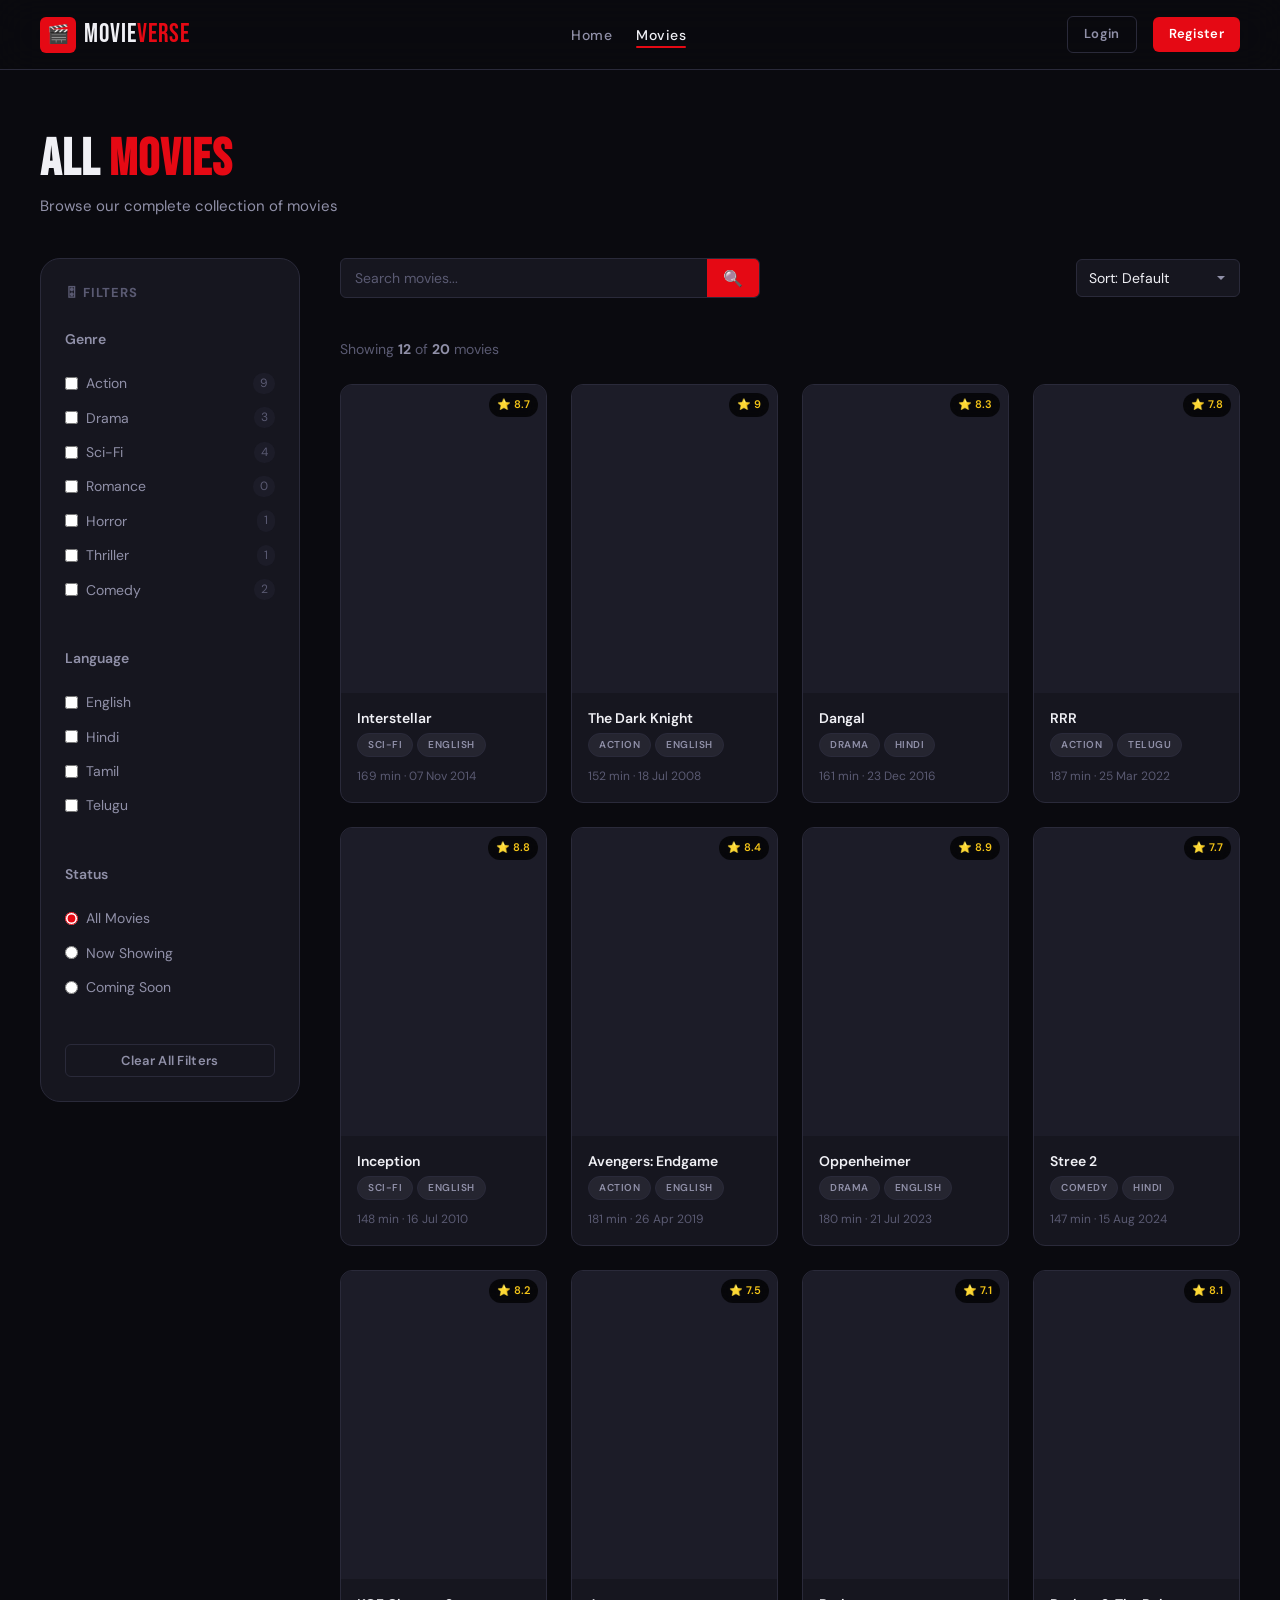
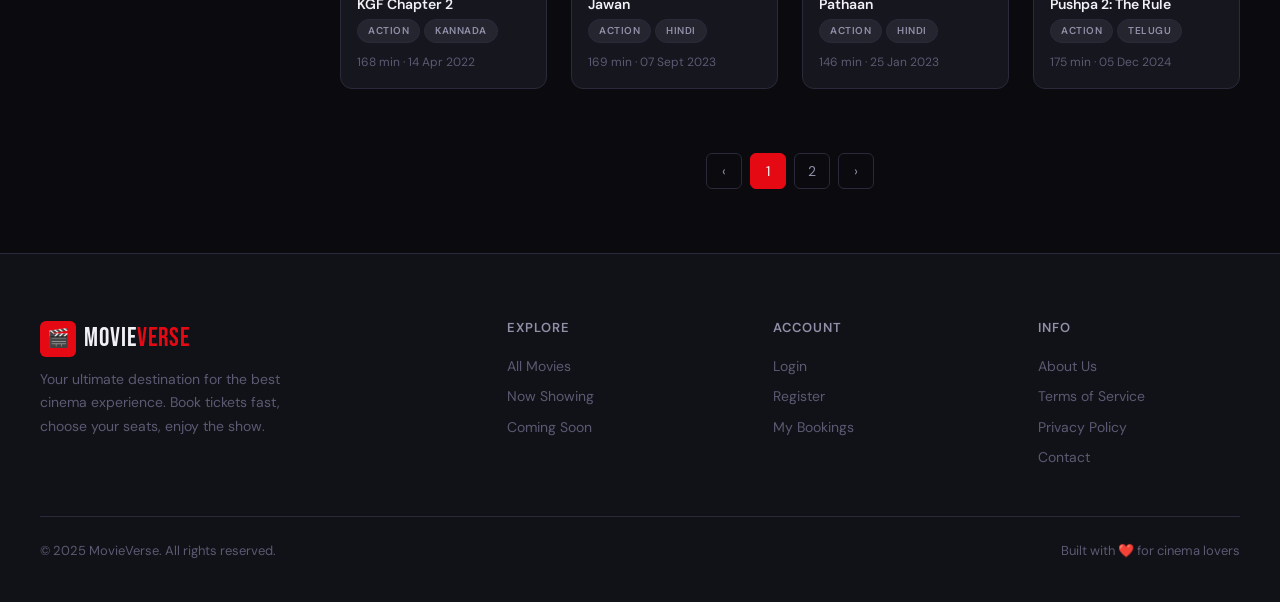
<file: frontend/movieversefrontend/pages/movie_detail.html>
<!DOCTYPE html>
<html lang="en">
<head>
  <meta charset="UTF-8"/>
  <meta name="viewport" content="width=device-width, initial-scale=1.0"/>
  <title>Movie Details — MovieVerse</title>
  <link rel="stylesheet" href="../css/global.css"/>
  <style>
    .movie-hero { position: relative; min-height: 500px; display: flex; align-items: flex-end; overflow: hidden; }
    .movie-hero-bg { position: absolute; inset: 0; background-size: cover; background-position: center; filter: blur(2px) brightness(0.3); transform: scale(1.05); }
    .movie-hero-gradient { position: absolute; inset: 0; background: linear-gradient(to top, var(--bg-primary) 0%, rgba(10,10,15,0.5) 60%, transparent 100%); }
    .movie-hero-content { position: relative; z-index: 2; display: flex; gap: var(--space-xl); align-items: flex-end; padding: var(--space-2xl) 0 var(--space-xl); width: 100%; }
    .movie-hero-poster { width: 220px; flex-shrink: 0; border-radius: var(--radius-md); overflow: hidden; border: 2px solid var(--border); box-shadow: var(--shadow-lg); aspect-ratio: 2/3; background: var(--bg-elevated); }
    .movie-hero-poster img { width: 100%; height: 100%; object-fit: cover; }
    .movie-hero-info { flex: 1; }
    .movie-hero-title { font-family: var(--font-display); font-size: clamp(32px, 5vw, 64px); letter-spacing: 1px; line-height: 1; margin-bottom: var(--space-md); }
    .movie-tags { display: flex; flex-wrap: wrap; gap: var(--space-sm); margin-bottom: var(--space-md); }
    .movie-stats { display: flex; gap: var(--space-xl); margin-bottom: var(--space-lg); flex-wrap: wrap; }
    .movie-stat { display: flex; flex-direction: column; gap: 2px; }
    .movie-stat-value { font-family: var(--font-display); font-size: 24px; letter-spacing: 0.5px; color: var(--text-primary); }
    .movie-stat-label { font-size: 11px; color: var(--text-muted); text-transform: uppercase; letter-spacing: 1px; }
    .movie-actions { display: flex; gap: var(--space-md); flex-wrap: wrap; }

    .movie-body { padding: var(--space-2xl) 0; }
    .movie-body-layout { display: grid; grid-template-columns: 1fr 340px; gap: var(--space-2xl); }
    .movie-section { margin-bottom: var(--space-2xl); }
    .movie-section-title { font-family: var(--font-display); font-size: 22px; letter-spacing: 1px; margin-bottom: var(--space-lg); color: var(--text-primary); border-left: 3px solid var(--accent); padding-left: var(--space-md); }
    .movie-description { font-size: 15px; color: var(--text-secondary); line-height: 1.8; }

    .shows-date-tabs { display: flex; gap: var(--space-sm); overflow-x: auto; padding-bottom: var(--space-sm); margin-bottom: var(--space-lg); }
    .date-tab { flex-shrink: 0; padding: 8px 20px; border-radius: var(--radius-sm); border: 1.5px solid var(--border); background: transparent; color: var(--text-secondary); cursor: pointer; font-family: var(--font-body); font-size: 13px; font-weight: 500; transition: var(--transition); text-align: center; }
    .date-tab:hover { border-color: var(--border-light); }
    .date-tab.active { border-color: var(--accent); color: var(--accent); background: var(--accent-dim); }
    .date-tab .date-day { display: block; font-size: 10px; text-transform: uppercase; letter-spacing: 1px; margin-bottom: 2px; }
    .date-tab .date-num { display: block; font-family: var(--font-display); font-size: 22px; letter-spacing: 0.5px; }

    .theater-block { background: var(--bg-card); border: 1px solid var(--border); border-radius: var(--radius-md); padding: var(--space-lg); margin-bottom: var(--space-md); transition: var(--transition); }
    .theater-block:hover { border-color: var(--border-light); }
    .theater-name { font-weight: 600; font-size: 16px; margin-bottom: 4px; }
    .theater-location { font-size: 13px; color: var(--text-muted); margin-bottom: var(--space-md); }
    .show-times { display: flex; flex-wrap: wrap; gap: var(--space-sm); }
    .show-time-btn { padding: 7px 18px; border-radius: var(--radius-sm); border: 1.5px solid var(--border); background: transparent; color: var(--text-primary); cursor: pointer; font-family: var(--font-mono); font-size: 13px; font-weight: 500; transition: var(--transition); }
    .show-time-btn:hover { border-color: var(--accent); color: var(--accent); background: var(--accent-dim); }
    .show-time-btn.selected { border-color: var(--accent); background: var(--accent); color: white; }
    .show-time-btn .show-price { display: block; font-size: 10px; font-family: var(--font-body); opacity: 0.8; }

    .sidebar-card { background: var(--bg-card); border: 1px solid var(--border); border-radius: var(--radius-md); padding: var(--space-lg); margin-bottom: var(--space-lg); }
    .sidebar-card-title { font-size: 13px; font-weight: 700; color: var(--text-muted); text-transform: uppercase; letter-spacing: 1px; margin-bottom: var(--space-md); }
    .cast-list { display: flex; flex-direction: column; gap: var(--space-sm); }
    .cast-item { display: flex; gap: var(--space-sm); align-items: center; }
    .cast-avatar { width: 36px; height: 36px; border-radius: 50%; background: var(--bg-elevated); display: flex; align-items: center; justify-content: center; font-size: 14px; font-weight: 600; color: var(--accent); border: 1px solid var(--border); flex-shrink: 0; }
    .cast-name { font-size: 14px; font-weight: 500; }
    .cast-role { font-size: 12px; color: var(--text-muted); }
    .info-row { display: flex; justify-content: space-between; align-items: center; padding: 8px 0; border-bottom: 1px solid var(--border); font-size: 14px; }
    .info-row:last-child { border-bottom: none; }
    .info-row span:first-child { color: var(--text-muted); }
    .info-row span:last-child { color: var(--text-primary); font-weight: 500; }

    @media (max-width: 900px) {
      .movie-body-layout { grid-template-columns: 1fr; }
      .movie-hero-content { flex-direction: column; align-items: flex-start; }
      .movie-hero-poster { width: 160px; }
    }
    @media (max-width: 600px) {
      .movie-hero-poster { display: none; }
      .movie-stats { gap: var(--space-lg); }
    }
  </style>
</head>
<body>
<div id="navbar-placeholder"></div>
<main class="page-wrapper">
  <div id="movieHero">
    <div class="loading-page" style="height:400px"><div class="spinner"></div></div>
  </div>
  <div class="container">
    <div class="movie-body">
      <div class="movie-body-layout">
        <div id="movieMain">
          <div class="loading-page"><div class="spinner"></div></div>
        </div>
        <aside id="movieSidebar"></aside>
      </div>
    </div>
  </div>
</main>
<div id="footer-placeholder"></div>
<div id="toast-container"></div>
<script src="../js/api.js?v=2"></script>
<script>
const MASTER_ARRAY = [
  { id: 1, title: 'Interstellar', genre: 'Sci-Fi', language: 'English', duration: 169, releaseDate: '2014-11-07', rating: 8.7, description: 'When Earth becomes uninhabitable, a team of ex-NASA pilots travels through a wormhole to find a new home for humanity.', director: 'Christopher Nolan', cast: [{name:'Matthew McConaughey',role:'Cooper'},{name:'Anne Hathaway',role:'Brand'}], posterUrl: 'https://images.unsplash.com/photo-1451187580459-43490279c0fa?w=400' },
  { id: 2, title: 'The Dark Knight', genre: 'Action', language: 'English', duration: 152, releaseDate: '2008-07-18', rating: 9.0, description: 'Batman faces his greatest psychological and physical test when the Joker emerges to unleash chaos on Gotham City.', director: 'Christopher Nolan', cast: [{name:'Christian Bale',role:'Bruce Wayne'},{name:'Heath Ledger',role:'Joker'}], posterUrl: 'https://images.unsplash.com/photo-1509198397868-475647b2a1e5?w=400' },
  { id: 3, title: 'Dangal', genre: 'Drama', language: 'Hindi', duration: 161, releaseDate: '2016-12-23', rating: 8.3, description: 'Former wrestler Mahavir Singh Phogat trains his daughters Geeta and Babita to become world-class wrestlers for India.', director: 'Nitesh Tiwari', cast: [{name:'Aamir Khan',role:'Mahavir Phogat'},{name:'Fatima Sana Shaikh',role:'Geeta Phogat'}], posterUrl: 'https://images.unsplash.com/photo-1517649763962-0c623266010b?w=400' },
  { id: 4, title: 'RRR', genre: 'Action', language: 'Telugu', duration: 187, releaseDate: '2022-03-25', rating: 7.8, description: 'A legendary revolutionary and an officer in British India join forces in a fearless fight against tyrannical rulers.', director: 'S.S. Rajamouli', cast: [{name:'N.T. Rama Rao Jr.',role:'Bheem'},{name:'Ram Charan',role:'Alluri Sitarama Raju'}], posterUrl: 'https://images.unsplash.com/photo-1534447677768-be436bb09401?w=400' },
  { id: 5, title: 'Inception', genre: 'Sci-Fi', language: 'English', duration: 148, releaseDate: '2010-07-16', rating: 8.8, description: 'A thief who steals corporate secrets through dream-sharing technology is given the inverse task of planting an idea into a CEO\'s mind.', director: 'Christopher Nolan', cast: [{name:'Leonardo DiCaprio',role:'Cobb'},{name:'Joseph Gordon-Levitt',role:'Arthur'}], posterUrl: 'https://images.unsplash.com/photo-1518709268805-4e9042af9f23?w=400' },
  { id: 6, title: 'Avengers: Endgame', genre: 'Action', language: 'English', duration: 181, releaseDate: '2019-04-26', rating: 8.4, description: 'After the devastating events of Infinity War, the universe is in ruins. The remaining Avengers assemble once more to reverse Thanos\' actions.', director: 'Anthony Russo, Joe Russo', cast: [{name:'Robert Downey Jr.',role:'Iron Man'},{name:'Chris Evans',role:'Captain America'}], posterUrl: 'https://images.unsplash.com/photo-1568832359672-e36cf5d74f54?w=400' },
  { id: 7, title: 'Oppenheimer', genre: 'Drama', language: 'English', duration: 180, releaseDate: '2023-07-21', rating: 8.9, description: 'The story of American scientist J. Robert Oppenheimer and his role in the development of the atomic bomb during World War II.', director: 'Christopher Nolan', cast: [{name:'Cillian Murphy',role:'J. Robert Oppenheimer'},{name:'Emily Blunt',role:'Katherine Oppenheimer'}], posterUrl: 'https://images.unsplash.com/photo-1440404653325-ab127d49abc1?w=400' },
  { id: 8, title: 'Stree 2', genre: 'Comedy', language: 'Hindi', duration: 147, releaseDate: '2024-08-15', rating: 7.7, description: 'The town of Chanderi is haunted again by a new headless ghost threat, forcing Vicky and his friends to unite with Stree.', director: 'Amar Kaushik', cast: [{name:'Rajkummar Rao',role:'Vicky'},{name:'Shraddha Kapoor',role:'Stree'}], posterUrl: 'https://images.unsplash.com/photo-1514533450685-4493e01d1fdc?w=400' },
  { id: 9, title: 'KGF Chapter 2', genre: 'Action', language: 'Kannada', duration: 168, releaseDate: '2022-04-14', rating: 8.2, description: 'In the blood-soaked Kolar Gold Fields, Rocky\'s name strikes fear into his foes. His allies look up to him, but the government sees him as a threat.', director: 'Prashanth Neel', cast: [{name:'Yash',role:'Rocky'},{name:'Sanjay Dutt',role:'Adheera'}], posterUrl: 'https://images.unsplash.com/photo-1518173946687-a4c8a383392e?w=400' },
  { id: 10, title: 'Jawan', genre: 'Action', language: 'Hindi', duration: 169, releaseDate: '2023-09-07', rating: 7.5, description: 'A personal vendetta leads a man to rectify the wrongs in society, while keeping a promise made years ago.', director: 'Atlee', cast: [{name:'Shah Rukh Khan',role:'Vikram Rathore / Azad'},{name:'Nayanthara',role:'Narmada Rai'}], posterUrl: 'https://images.unsplash.com/photo-1579783902614-a3fb3927b675?w=400' },
  { id: 11, title: 'Pathaan', genre: 'Action', language: 'Hindi', duration: 146, releaseDate: '2023-01-25', rating: 7.1, description: 'An Indian agent races against time to stop a mercenary group from deploying a deadly biological weapon.', director: 'Siddharth Anand', cast: [{name:'Shah Rukh Khan',role:'Pathaan'},{name:'Deepika Padukone',role:'Rubina Mohsin'}], posterUrl: 'https://images.unsplash.com/photo-1536440136628-849c177e76a1?w=400' },
  { id: 12, title: 'Pushpa 2: The Rule', genre: 'Action', language: 'Telugu', duration: 175, releaseDate: '2024-12-05', rating: 8.1, description: 'Pushpa Raj establishes his dominance over the red sandalwood smuggling empire while battling SP Bhanwar Singh Shekhawat.', director: 'Sukumar', cast: [{name:'Allu Arjun',role:'Pushpa Raj'},{name:'Rashmika Mandanna',role:'Srivalli'}], posterUrl: 'https://images.unsplash.com/photo-1516589178581-6cd7833ae3b2?w=400' },
  { id: 13, title: 'Tumbbad', genre: 'Horror', language: 'Hindi', duration: 104, releaseDate: '2018-10-12', rating: 8.2, description: 'A mythological horror story about a family who builds a shrine for Hastar, a monster who should never be worshipped.', director: 'Rahi Anil Barve', cast: [{name:'Sohum Shah',role:'Vinayak'},{name:'Jyoti Malshe',role:'Grandmother'}], posterUrl: 'https://images.unsplash.com/photo-1509281373149-e957c6296406?w=400' },
  { id: 14, title: '3 Idiots', genre: 'Comedy', language: 'Hindi', duration: 170, releaseDate: '2009-12-25', rating: 8.4, description: 'Two friends search for their long-lost college companion while reflecting on their engineering days.', director: 'Rajkumar Hirani', cast: [{name:'Aamir Khan',role:'Rancho'},{name:'R. Madhavan',role:'Farhan'},{name:'Sharman Joshi',role:'Raju'}], posterUrl: 'https://images.unsplash.com/photo-1529156069898-49953e39b3ac?w=400' },
  { id: 15, title: 'Spider-Man: Across the Spider-Verse', genre: 'Sci-Fi', language: 'English', duration: 140, releaseDate: '2023-06-02', rating: 8.7, description: 'Miles Morales catapults across the Multiverse, where he encounters a team of Spider-People charged with protecting its existence.', director: 'Joaquim Dos Santos', cast: [{name:'Shameik Moore',role:'Miles Morales'},{name:'Hailee Steinfeld',role:'Gwen Stacy'}], posterUrl: 'https://images.unsplash.com/photo-1607604276583-eef5d076aa5f?w=400' },
  { id: 16, title: 'Baahubali 2: The Conclusion', genre: 'Action', language: 'Telugu', duration: 167, releaseDate: '2017-04-28', rating: 8.2, description: 'Shiva, the son of Bahubali, learns about his heritage and sets out to reclaim his rightful place in the kingdom of Mahishmati.', director: 'S.S. Rajamouli', cast: [{name:'Prabhas',role:'Amarendra Baahubali'},{name:'Rana Daggubati',role:'Bhallaladeva'}], posterUrl: 'https://images.unsplash.com/photo-1579783900882-c0d3dad7b119?w=400' },
  { id: 17, title: 'Kantara', genre: 'Thriller', language: 'Kannada', duration: 148, releaseDate: '2022-09-30', rating: 8.3, description: 'When greed paves the way for a conflict between villagers and an evil force, a man invokes local deity traditions to defend his tribe.', director: 'Rishab Shetty', cast: [{name:'Rishab Shetty',role:'Shiva'},{name:'Sapthami Gowda',role:'Leela'}], posterUrl: 'https://images.unsplash.com/photo-1469474968028-56623f02e42e?w=400' },
  { id: 18, title: 'Brahmastra: Part One - Shiva', genre: 'Sci-Fi', language: 'Hindi', duration: 167, releaseDate: '2022-09-09', rating: 5.6, description: 'A young man on the brink of falling in love discovers he has a divine connection to the element of fire.', director: 'Ayan Mukerji', cast: [{name:'Ranbir Kapoor',role:'Shiva'},{name:'Alia Bhatt',role:'Isha'}], posterUrl: 'https://images.unsplash.com/photo-1518709268805-4e9042af9f23?w=400' },
  { id: 19, title: 'Lagaan', genre: 'Drama', language: 'Hindi', duration: 224, releaseDate: '2001-06-15', rating: 8.1, description: 'In Victorian India, villagers accept a challenge from British officers to play a game of cricket to avoid paying high taxes.', director: 'Ashutosh Gowariker', cast: [{name:'Aamir Khan',role:'Bhuvan'},{name:'Gracy Singh',role:'Gauri'}], posterUrl: 'https://images.unsplash.com/photo-1531415074968-036ba1b575da?w=400' },
  { id: 20, title: 'Chhava', genre: 'Action', language: 'Hindi', duration: 155, releaseDate: '2025-02-14', rating: 8.6, description: 'A grand historical action saga detailing the valor, wisdom and heroic sacrifice of Chhatrapati Sambhaji Maharaj.', director: 'Laxman Utekar', cast: [{name:'Vicky Kaushal',role:'Sambhaji Maharaj'},{name:'Rashmika Mandanna',role:'Yesubai'}], posterUrl: 'https://images.unsplash.com/photo-1509198397868-475647b2a1e5?w=400' }
];

const MOCK_MOVIES = MASTER_ARRAY.reduce((acc, item) => { acc[item.id] = item; return acc; }, {});

const MOCK_THEATERS = [
  {id:1,name:'PVR Cinemas',city:'Delhi',address:'Connaught Place'},
  {id:2,name:'INOX Multiplex',city:'Delhi',address:'Select Citywalk'},
  {id:3,name:'Cinepolis',city:'Delhi',address:'DLF Mall'},
];

const MOCK_SHOWS = [
  {id:101,theaterId:1,theaterName:'PVR Cinemas',city:'Delhi',showTime:'2025-06-01T10:00:00',ticketPrice:250,screenName:'Screen 1'},
  {id:102,theaterId:1,theaterName:'PVR Cinemas',city:'Delhi',showTime:'2025-06-01T13:30:00',ticketPrice:300,screenName:'Screen 1'},
  {id:103,theaterId:1,theaterName:'PVR Cinemas',city:'Delhi',showTime:'2025-06-01T18:00:00',ticketPrice:350,screenName:'Screen 2'},
  {id:104,theaterId:2,theaterName:'INOX Multiplex',city:'Delhi',showTime:'2025-06-01T11:00:00',ticketPrice:280,screenName:'Screen A'},
  {id:105,theaterId:2,theaterName:'INOX Multiplex',city:'Delhi',showTime:'2025-06-01T16:30:00',ticketPrice:320,screenName:'Screen A'},
  {id:106,theaterId:3,theaterName:'Cinepolis',city:'Delhi',showTime:'2025-06-01T14:00:00',ticketPrice:260,screenName:'Audi 3'},
];

let movie = null;
let selectedDate = 0;
const dates = [];

document.addEventListener('DOMContentLoaded', async () => {
  renderNavbar('movies');
  renderFooter();
  const id = Utils.getQueryParam('id');
  if (!id) { window.location.href='movies.html'; return; }
  await loadMovie(id);
  const book = Utils.getQueryParam('book');
  if (book === 'true') {
    setTimeout(scrollToShows, 500);
  }
});

async function loadMovie(id) {
  movie = null;
  // 1. Session Storage Cache (exact clicked movie)
  const cached = sessionStorage.getItem('movieCache_' + id);
  if (cached) {
    try { movie = JSON.parse(cached); } catch(e){}
  }

  // 2. Local Storage mv_movies
  if (!movie) {
    const stored = localStorage.getItem('mv_movies');
    if (stored) {
      try {
        const list = JSON.parse(stored);
        movie = list.find(m => m.id == id) || null;
      } catch(e){}
    }
  }

  // 3. MOCK_MOVIES dictionary by ID
  if (!movie) {
    movie = MOCK_MOVIES[id] || MOCK_MOVIES[parseInt(id)] || null;
  }

  // 4. API Backend
  if (!movie) {
    try {
      const res = await API.movies.getById(id);
      movie = res?.data || (res && res.title ? res : null);
    } catch(e){}
  }

  if (!movie) {
    Toast.error('Movie not found');
    setTimeout(() => window.location.href='movies.html', 1500);
    return;
  }

  sessionStorage.setItem('movieCache_' + movie.id, JSON.stringify(movie));
  renderHero();
  renderMain();
  renderSidebar();
  generateDates();
  renderDateTabs();
  loadShows();
}

function renderHero() {
  const poster = Utils.getPosterUrl(movie);
  document.getElementById('movieHero').innerHTML = `
    <div class="movie-hero">
      <div class="movie-hero-bg" style="background-image:url('${poster}')"></div>
      <div class="movie-hero-gradient"></div>
      <div class="container" style="width:100%">
        <div class="movie-hero-content">
          <div class="movie-hero-poster">
            <img src="${poster}" alt="${movie.title}" onerror="this.src='https://placehold.co/300x450/16161f/e50914?text=${encodeURIComponent(movie.title)}'"/>
          </div>
          <div class="movie-hero-info">
            <div class="movie-tags">
              <span class="badge badge-red">${movie.genre||'—'}</span>
              <span class="badge badge-gray">${movie.language||'—'}</span>
              ${movie.rating ? `<span class="badge badge-gold">⭐ ${movie.rating}/10</span>` : '<span class="badge badge-blue">Upcoming</span>'}
            </div>
            <h1 class="movie-hero-title">${movie.title}</h1>
            <div class="movie-stats">
              <div class="movie-stat"><span class="movie-stat-value">${movie.duration||'?'}<span style="font-size:16px"> min</span></span><span class="movie-stat-label">Duration</span></div>
              ${movie.rating ? `<div class="movie-stat"><span class="movie-stat-value">${movie.rating}</span><span class="movie-stat-label">IMDb Rating</span></div>` : ''}
              <div class="movie-stat"><span class="movie-stat-value">${Utils.formatDate(movie.releaseDate)}</span><span class="movie-stat-label">Release Date</span></div>
            </div>
            <div class="movie-actions">
              <button class="btn btn-primary btn-lg" onclick="scrollToShows()">🎟 Book Tickets</button>
              ${movie.trailerUrl ? `<a href="${movie.trailerUrl}" target="_blank" class="btn btn-secondary btn-lg">▶ Watch Trailer</a>` : ''}
            </div>
          </div>
        </div>
      </div>
    </div>
  `;
}

function renderMain() {
  document.getElementById('movieMain').innerHTML = `
    <div class="movie-section">
      <h3 class="movie-section-title">About the Film</h3>
      <p class="movie-description">${movie.description || 'No description available.'}</p>
    </div>
    <div class="movie-section" id="showsSection">
      <h3 class="movie-section-title">Book Tickets</h3>
      <div class="shows-date-tabs" id="dateTabs"></div>
      <div id="showsList"><div class="loading-page"><div class="spinner"></div></div></div>
    </div>
  `;
}

function renderSidebar() {
  const cast = movie.cast || [{name:'Unknown Actor',role:'Lead Role'}];
  document.getElementById('movieSidebar').innerHTML = `
    <div class="sidebar-card">
      <div class="sidebar-card-title">Movie Info</div>
      <div class="info-row"><span>Director</span><span>${movie.director||'N/A'}</span></div>
      <div class="info-row"><span>Genre</span><span>${movie.genre||'N/A'}</span></div>
      <div class="info-row"><span>Language</span><span>${movie.language||'N/A'}</span></div>
      <div class="info-row"><span>Duration</span><span>${movie.duration||'?'} min</span></div>
      <div class="info-row"><span>Release</span><span>${Utils.formatDate(movie.releaseDate)}</span></div>
    </div>
    <div class="sidebar-card">
      <div class="sidebar-card-title">Cast</div>
      <div class="cast-list">
        ${cast.map(c => `
          <div class="cast-item">
            <div class="cast-avatar">${c.name[0]}</div>
            <div><div class="cast-name">${c.name}</div><div class="cast-role">${c.role}</div></div>
          </div>
        `).join('')}
      </div>
    </div>
  `;
}

function generateDates() {
  dates.length = 0;
  const today = new Date();
  const dayNames = ['Sun','Mon','Tue','Wed','Thu','Fri','Sat'];
  for (let i=0; i<7; i++) {
    const d = new Date(today);
    d.setDate(today.getDate()+i);
    dates.push({ label: i===0?'Today':i===1?'Tomorrow':dayNames[d.getDay()], day: d.getDate(), month: d.getMonth()+1, full: d });
  }
}

function renderDateTabs() {
  const el = document.getElementById('dateTabs');
  if (!el) return;
  el.innerHTML = dates.map((d,i) => `
    <button class="date-tab ${i===selectedDate?'active':''}" onclick="selectDate(${i})">
      <span class="date-day">${d.label}</span>
      <span class="date-num">${d.day}</span>
    </button>
  `).join('');
}

function selectDate(idx) {
  selectedDate = idx;
  renderDateTabs();
  loadShows();
}

async function loadShows() {
  const showsList = document.getElementById('showsList');
  if (!showsList) return;
  showsList.innerHTML = '<div class="loading-page" style="height:120px"><div class="spinner"></div></div>';
  let shows = [];
  try {
    const res = await API.shows.getByMovie(movie.id);
    shows = Array.isArray(res) ? res : (res?.content || []);
    if (!shows.length) shows = MOCK_SHOWS;
  } catch { shows = MOCK_SHOWS; }

  // Group by theater
  const byTheater = {};
  shows.forEach(s => {
    const key = s.theaterId || s.theaterName;
    if (!byTheater[key]) byTheater[key] = { name: s.theaterName||'Theater', city: s.city||'', shows: [] };
    byTheater[key].shows.push(s);
  });

  if (!Object.keys(byTheater).length) {
    showsList.innerHTML = '<div class="empty-state"><div class="empty-state-icon">📅</div><h3>No shows today</h3><p>Try another date.</p></div>';
    return;
  }

  showsList.innerHTML = Object.values(byTheater).map(t => `
    <div class="theater-block">
      <div class="theater-name">${t.name}</div>
      <div class="theater-location">📍 ${t.city}</div>
      <div class="show-times">
        ${t.shows.map(s => `
          <button class="show-time-btn" onclick="selectShow(${JSON.stringify(s).replace(/"/g,'&quot;')}, '${t.name}')">
            ${Utils.formatTime(s.showTime)}
            <span class="show-price">${Utils.formatCurrency(s.ticketPrice)}</span>
          </button>
        `).join('')}
      </div>
    </div>
  `).join('');
}

function selectShow(show, theaterName) {
  if (!Auth.isLoggedIn()) {
    Toast.warning('Please login to book tickets');
    setTimeout(() => window.location.href=`login.html?redirect=${encodeURIComponent(window.location.href)}`, 1000);
    return;
  }
  sessionStorage.setItem('selectedShow', JSON.stringify({ ...show, theaterName, movieTitle: movie.title, movieId: movie.id }));
  window.location.href = `seat-selection.html?showId=${show.id}`;
}

function scrollToShows() {
  document.getElementById('showsSection')?.scrollIntoView({ behavior:'smooth', block:'start' });
}
</script>
</body>
</html>
</file>
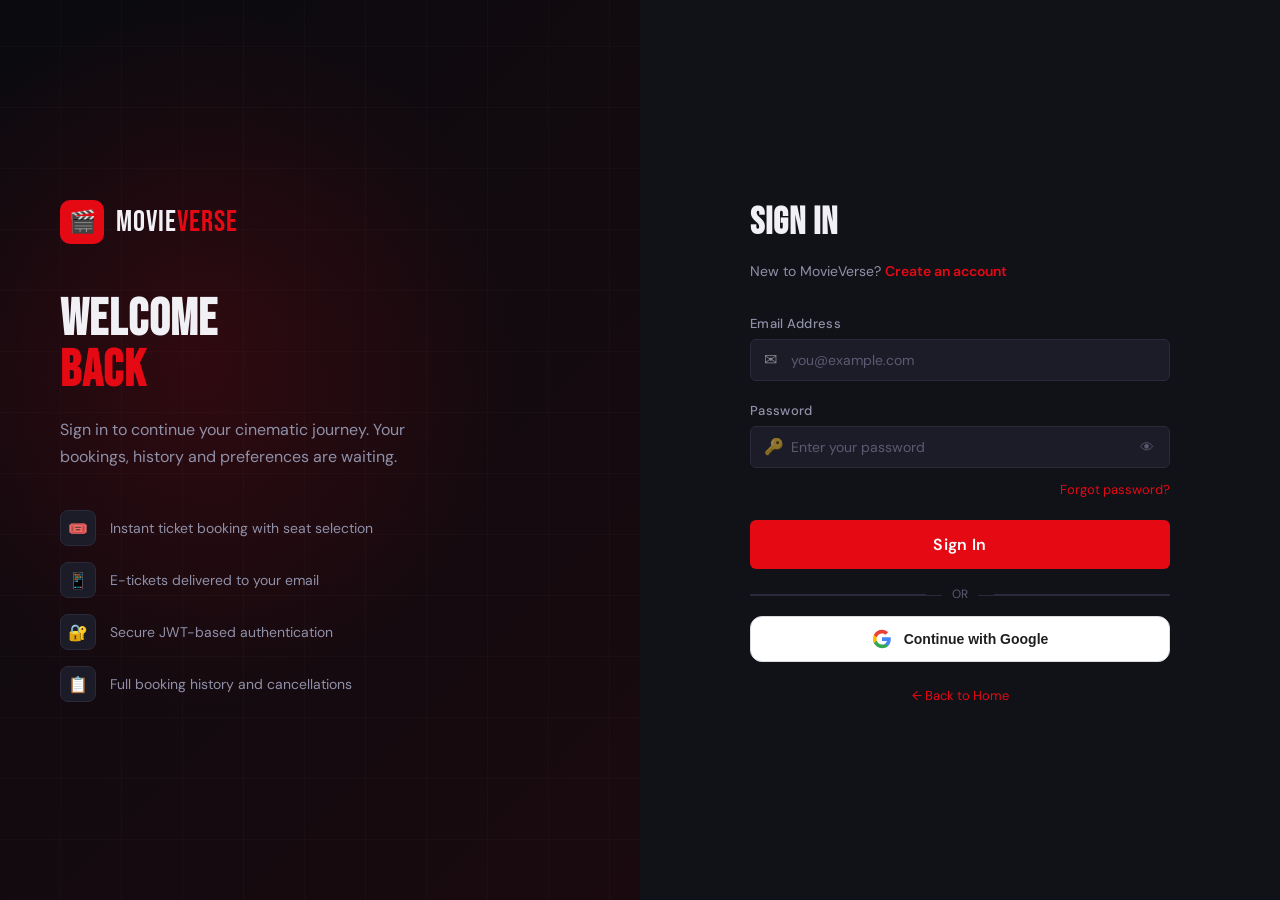
<file: frontend/movieversefrontend/pages/payment.html>
<!DOCTYPE html>
<html lang="en">
<head>
  <meta charset="UTF-8"/>
  <meta name="viewport" content="width=device-width, initial-scale=1.0"/>
  <title>Payment — MovieVerse</title>
  <link rel="stylesheet" href="../css/global.css"/>
  <script src="https://checkout.razorpay.com/v1/checkout.js"></script>
  <style>
    .payment-layout { display: grid; grid-template-columns: 1fr 380px; gap: var(--space-xl); padding: var(--space-xl) 0 var(--space-2xl); }
    .payment-card { background: var(--bg-card); border: 1px solid var(--border); border-radius: var(--radius-lg); padding: var(--space-xl); margin-bottom: var(--space-lg); }
    .payment-card-title { font-family: var(--font-display); font-size: 20px; letter-spacing: 1px; margin-bottom: var(--space-lg); display: flex; align-items: center; gap: var(--space-sm); }
    .payment-card-title .step-badge { width: 28px; height: 28px; background: var(--accent); border-radius: 50%; display: flex; align-items: center; justify-content: center; font-size: 13px; font-weight: 700; font-family: var(--font-body); }

    /* Payment Methods */
    .payment-methods { display: flex; flex-direction: column; gap: var(--space-sm); margin-bottom: var(--space-lg); }
    .payment-method {
      display: flex; align-items: center; gap: var(--space-md);
      padding: var(--space-md) var(--space-lg);
      border: 2px solid var(--border); border-radius: var(--radius-md);
      cursor: pointer; transition: var(--transition); background: transparent;
    }
    .payment-method:hover { border-color: var(--border-light); }
    .payment-method.selected { border-color: var(--accent); background: var(--accent-dim); }
    .payment-method input[type=radio] { accent-color: var(--accent); }
    .method-icon { font-size: 24px; width: 44px; height: 44px; background: var(--bg-elevated); border-radius: var(--radius-sm); display: flex; align-items: center; justify-content: center; flex-shrink: 0; }
    .method-name { font-weight: 600; font-size: 15px; }
    .method-desc { font-size: 12px; color: var(--text-muted); }

    /* Card Form */
    .card-form { display: none; padding: var(--space-lg); background: var(--bg-elevated); border-radius: var(--radius-md); margin-top: var(--space-md); }
    .card-form.show { display: block; }
    .card-form-grid { display: grid; grid-template-columns: 1fr 1fr; gap: var(--space-md); }
    .card-number-input { position: relative; }
    .card-number-input input { padding-right: 80px; font-family: var(--font-mono); letter-spacing: 2px; }
    .card-brand { position: absolute; right: 12px; top: 50%; transform: translateY(-50%); font-size: 20px; }

    /* UPI Form */
    .upi-form { display: none; padding: var(--space-lg); background: var(--bg-elevated); border-radius: var(--radius-md); margin-top: var(--space-md); }
    .upi-form.show { display: block; }
    .upi-apps { display: flex; gap: var(--space-sm); flex-wrap: wrap; margin-bottom: var(--space-md); }
    .upi-app-btn { display: flex; flex-direction: column; align-items: center; gap: 4px; padding: 10px 16px; border: 1.5px solid var(--border); border-radius: var(--radius-sm); background: transparent; color: var(--text-secondary); cursor: pointer; font-size: 11px; font-family: var(--font-body); transition: var(--transition); }
    .upi-app-btn:hover, .upi-app-btn.active { border-color: var(--accent); color: var(--accent); background: var(--accent-dim); }
    .upi-app-btn span { font-size: 22px; }

    /* Order Summary */
    .order-card { background: var(--bg-card); border: 1px solid var(--border); border-radius: var(--radius-lg); padding: var(--space-xl); position: sticky; top: 90px; }
    .order-title { font-family: var(--font-display); font-size: 22px; letter-spacing: 1px; margin-bottom: var(--space-lg); }
    .order-movie { display: flex; gap: var(--space-md); margin-bottom: var(--space-lg); }
    .order-poster { width: 64px; height: 96px; border-radius: var(--radius-sm); overflow: hidden; background: var(--bg-elevated); flex-shrink: 0; }
    .order-poster img { width: 100%; height: 100%; object-fit: cover; }
    .order-movie-info h3 { font-size: 16px; font-weight: 600; margin-bottom: 6px; }
    .order-movie-info p { font-size: 13px; color: var(--text-muted); line-height: 1.6; }
    .seats-chips { display: flex; flex-wrap: wrap; gap: 4px; margin-top: 8px; }
    .seat-chip { background: var(--accent-dim); border: 1px solid rgba(229,9,20,0.3); border-radius: 20px; padding: 2px 8px; font-size: 11px; font-weight: 600; color: var(--accent); font-family: var(--font-mono); }
    .price-summary { border-top: 1px solid var(--border); padding-top: var(--space-md); margin-top: var(--space-md); }
    .price-line { display: flex; justify-content: space-between; font-size: 14px; margin-bottom: 8px; }
    .price-line span:first-child { color: var(--text-secondary); }
    .price-line.final { font-size: 20px; font-weight: 700; border-top: 1px solid var(--border); padding-top: var(--space-md); margin-top: var(--space-sm); }
    .price-line.final span:last-child { color: var(--accent); font-family: var(--font-display); font-size: 28px; letter-spacing: 0.5px; }

    .secure-badge { display: flex; align-items: center; gap: var(--space-sm); font-size: 12px; color: var(--text-muted); padding: var(--space-md); background: rgba(34,197,94,0.05); border: 1px solid rgba(34,197,94,0.2); border-radius: var(--radius-sm); margin-top: var(--space-md); }

    /* Processing overlay */
    .processing-overlay { position: fixed; inset: 0; background: rgba(0,0,0,0.85); z-index: 9998; display: flex; flex-direction: column; align-items: center; justify-content: center; gap: var(--space-lg); display: none; }
    .processing-overlay.show { display: flex; }
    .processing-ring { width: 80px; height: 80px; border: 3px solid var(--border); border-top-color: var(--accent); border-radius: 50%; animation: spin 1s linear infinite; }
    .processing-text { font-size: 18px; font-weight: 600; color: var(--text-primary); }
    .processing-sub { font-size: 14px; color: var(--text-muted); }

    @media (max-width: 900px) {
      .payment-layout { grid-template-columns: 1fr; }
      .order-card { position: static; }
    }
    @media (max-width: 600px) { .card-form-grid { grid-template-columns: 1fr; } }
  </style>
</head>
<body>
<div id="navbar-placeholder"></div>
<main class="page-wrapper">
  <div class="container">
    <div style="padding: var(--space-xl) 0 var(--space-md)">
      <a href="javascript:history.back()" class="btn btn-ghost btn-sm">← Back to Seats</a>
    </div>
    <div class="payment-layout">
      <!-- LEFT: Payment Form -->
      <div>
        <!-- Step 1: Method -->
        <div class="payment-card">
          <div class="payment-card-title">
            <div class="step-badge">1</div>
            CHOOSE PAYMENT METHOD
          </div>
          <div class="payment-methods" id="paymentMethods">
            <label class="payment-method selected" onclick="selectMethod('card')">
              <input type="radio" name="method" value="card" checked/>
              <div class="method-icon">💳</div>
              <div><div class="method-name">Credit / Debit Card</div><div class="method-desc">Visa, Mastercard, RuPay</div></div>
            </label>
            <label class="payment-method" onclick="selectMethod('upi')">
              <input type="radio" name="method" value="upi"/>
              <div class="method-icon">📱</div>
              <div><div class="method-name">UPI Payment</div><div class="method-desc">GPay, PhonePe, Paytm, BHIM</div></div>
            </label>
            <label class="payment-method" onclick="selectMethod('netbanking')">
              <input type="radio" name="method" value="netbanking"/>
              <div class="method-icon">🏦</div>
              <div><div class="method-name">Net Banking</div><div class="method-desc">All major banks supported</div></div>
            </label>
            <label class="payment-method" onclick="selectMethod('wallet')">
              <input type="radio" name="method" value="wallet"/>
              <div class="method-icon">👛</div>
              <div><div class="method-name">Wallets</div><div class="method-desc">Paytm, Amazon Pay, Mobikwik</div></div>
            </label>
          </div>

          <!-- Card Details -->
          <div class="card-form show" id="cardForm">
            <div class="form-group" style="margin-bottom:var(--space-md)">
              <label class="form-label">Card Number</label>
              <div class="card-number-input">
                <input type="text" class="form-input" id="cardNumber" placeholder="1234 5678 9012 3456" maxlength="19" oninput="formatCardNumber(this)"/>
                <span class="card-brand" id="cardBrand">💳</span>
              </div>
            </div>
            <div class="form-group" style="margin-bottom:var(--space-md)">
              <label class="form-label">Cardholder Name</label>
              <input type="text" class="form-input" id="cardName" placeholder="As on card" autocomplete="cc-name"/>
            </div>
            <div class="card-form-grid">
              <div class="form-group">
                <label class="form-label">Expiry Date</label>
                <input type="text" class="form-input" id="cardExpiry" placeholder="MM / YY" maxlength="7" oninput="formatExpiry(this)"/>
              </div>
              <div class="form-group">
                <label class="form-label">CVV</label>
                <input type="password" class="form-input" id="cardCvv" placeholder="•••" maxlength="4"/>
              </div>
            </div>
          </div>

          <!-- UPI -->
          <div class="upi-form" id="upiForm">
            <div class="upi-apps">
              <button class="upi-app-btn active" onclick="selectUpiApp(this)"><span>🟢</span>GPay</button>
              <button class="upi-app-btn" onclick="selectUpiApp(this)"><span>🟣</span>PhonePe</button>
              <button class="upi-app-btn" onclick="selectUpiApp(this)"><span>🔵</span>Paytm</button>
              <button class="upi-app-btn" onclick="selectUpiApp(this)"><span>⚪</span>BHIM</button>
            </div>
            <div class="form-group">
              <label class="form-label">UPI ID</label>
              <input type="text" class="form-input" id="upiId" placeholder="yourname@upi"/>
            </div>
          </div>
        </div>

        <!-- Step 2: Review -->
        <div class="payment-card">
          <div class="payment-card-title">
            <div class="step-badge">2</div>
            REVIEW & CONFIRM
          </div>
          <p style="font-size:14px;color:var(--text-secondary);margin-bottom:var(--space-lg)">By clicking "Pay Now", you agree to our <a href="#" style="color:var(--accent)">Terms of Service</a>. Your booking will be confirmed immediately.</p>
          <button class="btn btn-primary btn-full" style="font-size:18px;padding:18px" id="payBtn" onclick="processPayment()">
            🔒 Pay Now — <span id="payBtnAmount">₹0</span>
          </button>
          <div class="secure-badge">
            <span>🔒</span>
            <span>256-bit SSL encrypted. Your payment info is never stored on our servers.</span>
          </div>
        </div>
      </div>

      <!-- RIGHT: Order Summary -->
      <aside>
        <div class="order-card">
          <div class="order-title">ORDER SUMMARY</div>
          <div class="order-movie" id="orderMovieInfo">
            <div style="text-align:center;padding:20px;color:var(--text-muted);font-size:13px">Loading...</div>
          </div>
          <div class="price-summary" id="orderPriceSummary"></div>
        </div>
      </aside>
    </div>
  </div>
</main>

<!-- Processing Overlay -->
<div class="processing-overlay" id="processingOverlay">
  <div class="processing-ring"></div>
  <div class="processing-text">Processing Payment</div>
  <div class="processing-sub" id="processingStatus">Connecting to payment gateway...</div>
</div>

<div id="footer-placeholder"></div>
<div id="toast-container"></div>
<script src="../js/api.js"></script>
<script>
if (!Auth.isLoggedIn()) window.location.href='login.html';

let booking = null;
let selectedMethod = 'card';

document.addEventListener('DOMContentLoaded', () => {
  renderNavbar();
  renderFooter();

  const stored = sessionStorage.getItem('pendingBooking');
  if (!stored) { window.location.href='movies.html'; return; }
  booking = JSON.parse(stored);

  renderOrderSummary();
  document.getElementById('payBtnAmount').textContent = Utils.formatCurrency(booking.totalAmount);
});

function renderOrderSummary() {
  const b = booking;
  const movieInfo = document.getElementById('orderMovieInfo');
  const priceSummary = document.getElementById('orderPriceSummary');

  movieInfo.innerHTML = `
    <div class="order-poster">
      <img src="https://placehold.co/64x96/16161f/e50914?text=${encodeURIComponent((b.movieTitle||'M').slice(0,1))}" alt="${b.movieTitle}"/>
    </div>
    <div class="order-movie-info">
      <h3>${b.movieTitle||'Movie'}</h3>
      <p>
        ${b.theaterName||'Theater'}<br/>
        ${Utils.formatDateTime(b.showTime)}<br/>
        ${b.screenName||'Screen 1'}
      </p>
      <div class="seats-chips">
        ${(b.seats||[]).map(s=>`<span class="seat-chip">${s}</span>`).join('')}
      </div>
    </div>
  `;

  priceSummary.innerHTML = `
    <div class="price-line"><span>${b.seats?.length||0} × Ticket</span><span>${Utils.formatCurrency((b.ticketPrice||300)*((b.seats?.length)||1))}</span></div>
    <div class="price-line"><span>Convenience Fee</span><span>${Utils.formatCurrency(b.convenienceFee||0)}</span></div>
    <div class="price-line final"><span>TOTAL</span><span>${Utils.formatCurrency(b.totalAmount)}</span></div>
  `;
}

function selectMethod(method) {
  selectedMethod = method;
  document.querySelectorAll('.payment-method').forEach(m => m.classList.remove('selected'));
  event.currentTarget.classList.add('selected');
  document.getElementById('cardForm').classList.toggle('show', method === 'card');
  document.getElementById('upiForm').classList.toggle('show', method === 'upi');
}

function selectUpiApp(btn) {
  document.querySelectorAll('.upi-app-btn').forEach(b => b.classList.remove('active'));
  btn.classList.add('active');
}

function formatCardNumber(input) {
  let v = input.value.replace(/\D/g,'').slice(0,16);
  input.value = v.match(/.{1,4}/g)?.join(' ') || v;
  const brand = v.startsWith('4')?'💳 Visa':v.startsWith('5')?'💳 MC':v.startsWith('3')?'💳 Amex':'💳';
  document.getElementById('cardBrand').textContent = brand.split(' ')[1] || '💳';
}

function formatExpiry(input) {
  let v = input.value.replace(/\D/g,'').slice(0,4);
  if (v.length >= 3) v = v.slice(0,2)+' / '+v.slice(2);
  input.value = v;
}

async function processPayment() {
  const user = Auth.getUser() || {};
  showProcessing();
  setStatus('Initializing Razorpay Checkout...');

  try {
    // 1. Request Razorpay Order from backend
    let orderRes = null;
    try {
      orderRes = await API.payments.createOrder({
        bookingId: booking.bookingId || Date.now(),
        userId: user.id || 1,
        amount: booking.totalAmount
      });
    } catch(orderErr) {
      console.warn('Backend order creation failed, falling back to client mode:', orderErr);
    }

    const razorpayOrderId = orderRes?.data?.razorpayOrderId || '';
    const keyId = orderRes?.data?.keyId || 'rzp_test_TH13OUM7rbojZ5';
    const amountPaisa = orderRes?.data?.amountInPaisa || (booking.totalAmount * 100);

    // 2. Open Razorpay Checkout Modal
    const options = {
      "key": keyId,
      "amount": amountPaisa,
      "currency": "INR",
      "name": "MovieVerse Cinema",
      "description": `Ticket Booking: ${booking.movieTitle || 'Movie'} (${booking.seats?.length || 1} Seats)`,
      "order_id": razorpayOrderId || undefined,
      "prefill": {
        "name": user.fullName || "MovieVerse Guest",
        "email": user.email || "customer@movieverse.com",
        "contact": user.phone || "9876543210"
      },
      "theme": {
        "color": "#E50914"
      },
      "handler": async function (response) {
        showProcessing();
        setStatus('Verifying payment signature...');
        try {
          if (razorpayOrderId && response.razorpay_signature) {
            await API.payments.verifyPayment({
              razorpayOrderId: response.razorpay_order_id,
              razorpayPaymentId: response.razorpay_payment_id,
              razorpaySignature: response.razorpay_signature,
              bookingId: booking.bookingId || 1,
              userId: user.id || 1,
              amount: booking.totalAmount,
              paymentMethod: selectedMethod || 'RAZORPAY'
            });
          }

          setStatus('Booking confirmed! Redirecting...');
          const successData = {
            ...booking,
            transactionId: response.razorpay_payment_id || 'pay_' + Date.now(),
            paymentMethod: selectedMethod || 'RAZORPAY',
            bookingId: booking.bookingId || 'BK' + Date.now(),
            bookingTime: new Date().toISOString(),
          };
          sessionStorage.setItem('lastBooking', JSON.stringify(successData));
          sessionStorage.removeItem('pendingBooking');
          sessionStorage.removeItem('selectedShow');

          await sleep(600);
          window.location.href = 'booking-success.html';
        } catch(verifyErr) {
          hideProcessing();
          Toast.error('Payment Verification Failed: ' + (verifyErr.message || 'Verification Error'));
        }
      },
      "modal": {
        "ondismiss": function() {
          hideProcessing();
          Toast.warning('Payment process was cancelled.');
        }
      }
    };

    hideProcessing();
    if (typeof Razorpay !== 'undefined') {
      const rzp = new Razorpay(options);
      rzp.open();
    } else {
      Toast.error('Razorpay SDK failed to load. Please check internet connection.');
    }
  } catch(err) {
    hideProcessing();
    Toast.error('Payment Error: ' + (err.message || 'Failed to initiate Razorpay'));
  }
}

function showProcessing() {
  document.getElementById('processingOverlay').classList.add('show');
  document.getElementById('payBtn').disabled = true;
}

function hideProcessing() {
  document.getElementById('processingOverlay').classList.remove('show');
  document.getElementById('payBtn').disabled = false;
}

function setStatus(msg) { document.getElementById('processingStatus').textContent = msg; }
function sleep(ms) { return new Promise(r => setTimeout(r, ms)); }
</script>
</body>
</html>
</file>
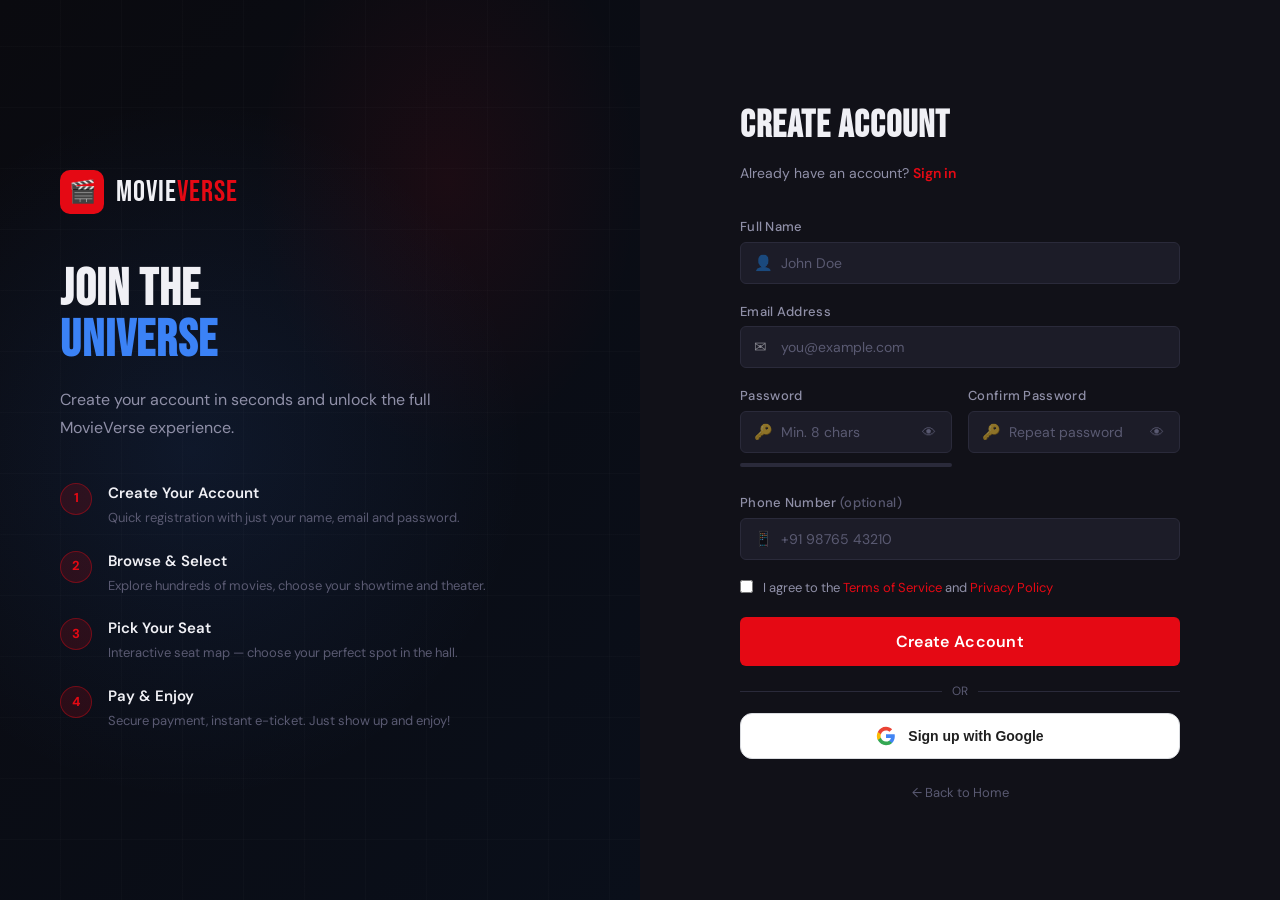
<file: frontend/movieversefrontend/pages/register.html>
<!DOCTYPE html>
<html lang="en">
<head>
  <meta charset="UTF-8"/>
  <meta name="viewport" content="width=device-width, initial-scale=1.0"/>
  <title>Register — MovieVerse</title>
  <link rel="stylesheet" href="../css/global.css"/>
  <script src="https://accounts.google.com/gsi/client" async defer></script>
  <style>
    .auth-page { min-height: 100vh; display: grid; grid-template-columns: 1fr 1fr; }
    .auth-left {
      background: linear-gradient(135deg, #0a0a0f 0%, #0a0f1a 100%);
      display: flex; flex-direction: column;
      justify-content: center; align-items: flex-start;
      padding: 60px; position: relative; overflow: hidden;
    }
    .auth-left::before {
      content: '';
      position: absolute; inset: 0;
      background:
        radial-gradient(ellipse 80% 60% at 30% 50%, rgba(59,130,246,0.1) 0%, transparent 65%),
        radial-gradient(ellipse 50% 50% at 70% 20%, rgba(229,9,20,0.08) 0%, transparent 60%),
        repeating-linear-gradient(0deg, transparent, transparent 60px, rgba(255,255,255,0.015) 60px, rgba(255,255,255,0.015) 61px),
        repeating-linear-gradient(90deg, transparent, transparent 60px, rgba(255,255,255,0.015) 60px, rgba(255,255,255,0.015) 61px);
      pointer-events: none;
    }
    .auth-brand { position: relative; z-index: 2; }
    .auth-brand-logo { display: flex; align-items: center; gap: 12px; text-decoration: none; margin-bottom: 48px; }
    .auth-brand-logo-icon { width: 44px; height: 44px; background: var(--accent); border-radius: 10px; display: flex; align-items: center; justify-content: center; font-size: 22px; }
    .auth-brand-logo-text { font-family: var(--font-display); font-size: 30px; color: var(--text-primary); letter-spacing: 1px; }
    .auth-brand-logo-text span { color: var(--accent); }
    .auth-tagline { font-family: var(--font-display); font-size: clamp(36px, 4vw, 56px); letter-spacing: 1px; line-height: 1; color: var(--text-primary); margin-bottom: 20px; }
    .auth-tagline span { color: var(--info); display: block; }
    .auth-tagline-sub { font-size: 16px; color: var(--text-secondary); line-height: 1.7; max-width: 380px; margin-bottom: 40px; }
    .step-list { display: flex; flex-direction: column; gap: 20px; }
    .step-item { display: flex; align-items: flex-start; gap: 16px; }
    .step-num {
      width: 32px; height: 32px; border-radius: 50%;
      background: var(--accent-dim); border: 1.5px solid rgba(229,9,20,0.4);
      display: flex; align-items: center; justify-content: center;
      font-size: 13px; font-weight: 700; color: var(--accent); flex-shrink: 0; margin-top: 2px;
    }
    .step-item h4 { font-size: 15px; font-weight: 600; margin-bottom: 3px; }
    .step-item p { font-size: 13px; color: var(--text-muted); }

    .auth-right { background: var(--bg-secondary); display: flex; align-items: center; justify-content: center; padding: 40px; }
    .auth-form-box { width: 100%; max-width: 440px; }
    .auth-form-title { font-family: var(--font-display); font-size: 38px; letter-spacing: 1px; margin-bottom: 6px; }
    .auth-form-subtitle { font-size: 14px; color: var(--text-secondary); margin-bottom: 32px; }
    .auth-form-subtitle a { color: var(--accent); text-decoration: none; font-weight: 600; }
    .auth-form { display: flex; flex-direction: column; gap: 18px; }
    .form-row { display: grid; grid-template-columns: 1fr 1fr; gap: 16px; }
    .input-wrapper { position: relative; }
    .input-icon { position: absolute; left: 14px; top: 50%; transform: translateY(-50%); font-size: 15px; pointer-events: none; opacity: 0.5; }
    .input-icon + .form-input { padding-left: 40px; }
    .input-toggle { position: absolute; right: 12px; top: 50%; transform: translateY(-50%); background: none; border: none; color: var(--text-muted); cursor: pointer; font-size: 14px; padding: 4px; }
    .password-strength { height: 4px; background: var(--border); border-radius: 2px; overflow: hidden; margin-top: 6px; }
    .password-strength-bar { height: 100%; border-radius: 2px; transition: var(--transition); width: 0%; }
    .strength-weak { background: var(--error); width: 25%; }
    .strength-fair { background: var(--warning); width: 50%; }
    .strength-good { background: var(--info); width: 75%; }
    .strength-strong { background: var(--success); width: 100%; }
    .strength-label { font-size: 11px; margin-top: 4px; }

    .terms-check { display: flex; align-items: flex-start; gap: 10px; font-size: 13px; color: var(--text-secondary); }
    .terms-check input[type=checkbox] { margin-top: 2px; accent-color: var(--accent); flex-shrink: 0; }
    .terms-check a { color: var(--accent); text-decoration: none; }

    .btn-google {
      display: flex;
      align-items: center;
      justify-content: center;
      gap: 12px;
      width: 100%;
      background: #ffffff;
      color: #1f1f1f;
      border: 1px solid #dadce0;
      border-radius: var(--radius-md, 8px);
      padding: 12px 16px;
      font-size: 14px;
      font-weight: 600;
      cursor: pointer;
      transition: background 0.2s ease, box-shadow 0.2s ease, transform 0.1s ease;
      text-decoration: none;
    }
    .btn-google:hover {
      background: #f8f9fa;
      box-shadow: 0 2px 8px rgba(0,0,0,0.15);
      transform: translateY(-1px);
    }
    .btn-google svg {
      width: 20px;
      height: 20px;
    }

    @media (max-width: 768px) {
      .auth-page { grid-template-columns: 1fr; }
      .auth-left { display: none; }
      .auth-right { padding: 20px; align-items: flex-start; padding-top: 40px; }
      .form-row { grid-template-columns: 1fr; }
    }
  </style>
</head>
<body>
<div class="auth-page">
  <!-- LEFT -->
  <div class="auth-left">
    <div class="auth-brand">
      <a href="../index.html" class="auth-brand-logo">
        <div class="auth-brand-logo-icon">🎬</div>
        <span class="auth-brand-logo-text">MOVIE<span>VERSE</span></span>
      </a>
      <h1 class="auth-tagline">JOIN THE<span>UNIVERSE</span></h1>
      <p class="auth-tagline-sub">Create your account in seconds and unlock the full MovieVerse experience.</p>
      <div class="step-list">
        <div class="step-item">
          <div class="step-num">1</div>
          <div><h4>Create Your Account</h4><p>Quick registration with just your name, email and password.</p></div>
        </div>
        <div class="step-item">
          <div class="step-num">2</div>
          <div><h4>Browse & Select</h4><p>Explore hundreds of movies, choose your showtime and theater.</p></div>
        </div>
        <div class="step-item">
          <div class="step-num">3</div>
          <div><h4>Pick Your Seat</h4><p>Interactive seat map — choose your perfect spot in the hall.</p></div>
        </div>
        <div class="step-item">
          <div class="step-num">4</div>
          <div><h4>Pay & Enjoy</h4><p>Secure payment, instant e-ticket. Just show up and enjoy!</p></div>
        </div>
      </div>
    </div>
  </div>

  <!-- RIGHT -->
  <div class="auth-right">
    <div class="auth-form-box">
      <h2 class="auth-form-title">CREATE ACCOUNT</h2>
      <p class="auth-form-subtitle">Already have an account? <a href="login.html">Sign in</a></p>

      <form class="auth-form" id="registerForm" onsubmit="handleRegister(event)">
        <div class="form-group">
          <label class="form-label">Full Name</label>
          <div class="input-wrapper">
            <span class="input-icon">👤</span>
            <input type="text" id="fullName" class="form-input" placeholder="John Doe" required minlength="2"/>
          </div>
        </div>

        <div class="form-group">
          <label class="form-label">Email Address</label>
          <div class="input-wrapper">
            <span class="input-icon">✉</span>
            <input type="email" id="email" class="form-input" placeholder="you@example.com" required/>
          </div>
        </div>

        <div class="form-row">
          <div class="form-group">
            <label class="form-label">Password</label>
            <div class="input-wrapper">
              <span class="input-icon">🔑</span>
              <input type="password" id="password" class="form-input" placeholder="Min. 8 chars" required minlength="8" oninput="checkStrength()" style="padding-right:44px;padding-left:40px"/>
              <button type="button" class="input-toggle" onclick="togglePwd('password')">👁</button>
            </div>
            <div class="password-strength"><div class="password-strength-bar" id="strengthBar"></div></div>
            <span class="strength-label" id="strengthLabel" style="color:var(--text-muted)"></span>
          </div>
          <div class="form-group">
            <label class="form-label">Confirm Password</label>
            <div class="input-wrapper">
              <span class="input-icon">🔑</span>
              <input type="password" id="confirmPassword" class="form-input" placeholder="Repeat password" required style="padding-right:44px;padding-left:40px"/>
              <button type="button" class="input-toggle" onclick="togglePwd('confirmPassword')">👁</button>
            </div>
          </div>
        </div>

        <div class="form-group">
          <label class="form-label">Phone Number <span style="color:var(--text-muted)">(optional)</span></label>
          <div class="input-wrapper">
            <span class="input-icon">📱</span>
            <input type="tel" id="phone" class="form-input" placeholder="+91 98765 43210"/>
          </div>
        </div>

        <label class="terms-check">
          <input type="checkbox" id="terms" required/>
          <span>I agree to the <a href="#">Terms of Service</a> and <a href="#">Privacy Policy</a></span>
        </label>

        <button type="submit" class="btn btn-primary btn-full btn-lg" id="submitBtn">
          Create Account
        </button>
      </form>

      <div class="divider" style="margin: 16px 0 12px 0; text-align: center; color: var(--text-muted); font-size: 12px; position: relative;">
        <span style="background: var(--bg-secondary); padding: 0 10px; position: relative; z-index: 1;">OR</span>
        <div style="position: absolute; top: 50%; left: 0; right: 0; border-top: 1px solid var(--border); z-index: 0;"></div>
      </div>

      <button type="button" class="btn-google" id="googleAuthBtn" style="margin-bottom:16px">
        <svg viewBox="0 0 24 24">
          <path fill="#4285F4" d="M22.56 12.25c0-.78-.07-1.53-.2-2.25H12v4.26h5.92c-.26 1.37-1.04 2.53-2.21 3.31v2.77h3.57c2.08-1.92 3.28-4.74 3.28-8.09z"/>
          <path fill="#34A853" d="M12 23c2.97 0 5.46-.98 7.28-2.66l-3.57-2.77c-.98.66-2.23 1.06-3.71 1.06-2.86 0-5.29-1.93-6.16-4.53H2.18v2.84C3.99 20.53 7.7 23 12 23z"/>
          <path fill="#FBBC05" d="M5.84 14.1c-.22-.66-.35-1.36-.35-2.1s.13-1.44.35-2.1V7.06H2.18C1.43 8.55 1 10.22 1 12s.43 3.45 1.18 4.94l2.85-2.22.81-.62z"/>
          <path fill="#EA4335" d="M12 5.38c1.62 0 3.06.56 4.21 1.64l3.15-3.15C17.45 2.09 14.97 1 12 1 7.7 1 3.99 3.47 2.18 7.06l3.66 2.84c.87-2.6 3.3-4.52 6.16-4.52z"/>
        </svg>
        Sign up with Google
      </button>

      <div style="text-align:center;margin-top:20px">
        <a href="../index.html" style="font-size:13px;color:var(--text-muted);text-decoration:none">← Back to Home</a>
      </div>
    </div>
  </div>
</div>

<div id="toast-container"></div>
<script src="../js/api.js"></script>
<script>
  if (Auth.isLoggedIn()) window.location.href = '../index.html';

  function togglePwd(id) {
    const el = document.getElementById(id);
    el.type = el.type === 'password' ? 'text' : 'password';
  }

  function checkStrength() {
    const pwd = document.getElementById('password').value;
    const bar = document.getElementById('strengthBar');
    const label = document.getElementById('strengthLabel');
    bar.className = 'password-strength-bar';
    if (!pwd) { label.textContent = ''; return; }
    let score = 0;
    if (pwd.length >= 8) score++;
    if (/[A-Z]/.test(pwd)) score++;
    if (/[0-9]/.test(pwd)) score++;
    if (/[^A-Za-z0-9]/.test(pwd)) score++;
    const levels = [
      { cls: 'strength-weak', text: 'Weak', color: 'var(--error)' },
      { cls: 'strength-fair', text: 'Fair', color: 'var(--warning)' },
      { cls: 'strength-good', text: 'Good', color: 'var(--info)' },
      { cls: 'strength-strong', text: 'Strong', color: 'var(--success)' },
    ];
    const l = levels[score - 1] || levels[0];
    bar.classList.add(l.cls);
    label.textContent = l.text;
    label.style.color = l.color;
  }

  async function handleRegister(e) {
    e.preventDefault();
    const fullName = document.getElementById('fullName').value.trim();
    const email = document.getElementById('email').value.trim();
    const password = document.getElementById('password').value;
    const confirm = document.getElementById('confirmPassword').value;
    const phone = document.getElementById('phone').value.trim();

    if (password !== confirm) {
      Toast.error('Passwords do not match!');
      document.getElementById('confirmPassword').classList.add('error');
      return;
    }

    const btn = document.getElementById('submitBtn');
    btn.disabled = true;
    btn.innerHTML = '<div class="spinner"></div> Creating account...';

    try {
      const res = await API.auth.register({ fullName, email, password, phone, role: 'USER' });
      Auth.setToken(res.token || res.accessToken);
      Auth.setUser({ id: res.userId || res.id, fullName, email, role: 'USER' });
      Toast.success('Account created! Welcome to MovieVerse 🎬');
      setTimeout(() => window.location.href = '../index.html', 900);
    } catch (err) {
      // Demo fallback
      Auth.setToken('demo_token_' + Date.now());
      Auth.setUser({ id: Date.now(), fullName, email, role: 'USER' });
      Toast.success('Account created! Welcome to MovieVerse 🎬');
      setTimeout(() => window.location.href = '../index.html', 900);
    }
  }

  const GOOGLE_CLIENT_ID = '1030954823254-tepi2u1tunjg6trkdoqknsljjqjo8b3r.apps.googleusercontent.com';

  function checkGoogleOAuthCallback() {
    if (window.location.hash && window.location.hash.includes('access_token=')) {
      const params = new URLSearchParams(window.location.hash.substring(1));
      const accessToken = params.get('access_token');
      if (accessToken) {
        if (window.opener && !window.opener.closed) {
          window.opener.postMessage({ type: 'GOOGLE_AUTH_SUCCESS', accessToken }, '*');
          window.close();
        } else {
          handleGoogleAccessToken(accessToken);
        }
      }
    }
  }

  window.addEventListener('message', (event) => {
    if (event.data && event.data.type === 'GOOGLE_AUTH_SUCCESS' && event.data.accessToken) {
      handleGoogleAccessToken(event.data.accessToken);
    }
  });

  function handleGoogleAuth() {
    const btn = document.getElementById('googleAuthBtn');
    if (btn) btn.innerHTML = '<div class="spinner"></div> Opening Google Login...';

    const redirectUri = window.location.origin + window.location.pathname;
    const authUrl = `https://accounts.google.com/o/oauth2/v2/auth?` +
      `client_id=${encodeURIComponent(GOOGLE_CLIENT_ID)}` +
      `&redirect_uri=${encodeURIComponent(redirectUri)}` +
      `&response_type=token` +
      `&scope=${encodeURIComponent('email profile openid')}` +
      `&prompt=select_account`;

    const width = 500;
    const height = 650;
    const left = (window.screen.width - width) / 2;
    const top = (window.screen.height - height) / 2;

    const popup = window.open(
      authUrl,
      'GoogleOAuthPopup',
      `width=${width},height=${height},top=${top},left=${left},scrollbars=yes,status=yes`
    );

    if (!popup || popup.closed || typeof popup.closed === 'undefined') {
      window.location.href = authUrl;
    }
  }

  async function handleGoogleAccessToken(accessToken) {
    const btn = document.getElementById('googleAuthBtn');
    if (btn) btn.innerHTML = '<div class="spinner"></div> Creating account with Google...';

    try {
      const userRes = await fetch('https://www.googleapis.com/oauth2/v3/userinfo', {
        headers: { Authorization: `Bearer ${accessToken}` }
      });
      const userInfo = await userRes.json();

      const googleEmail = userInfo.email || 'user.google@gmail.com';
      const googleName = userInfo.name || googleEmail.split('@')[0];

      const res = await API.auth.googleLogin({
        email: googleEmail,
        fullName: googleName,
        idToken: accessToken,
        googleId: userInfo.sub || 'google_uid_' + Date.now()
      });

      const token = res.data?.token || res.token || res.accessToken;
      const userObj = res.data?.user || res.data || res;

      Auth.setToken(token);
      Auth.setUser({
        id: userObj.userId || userObj.id || Date.now(),
        fullName: userObj.fullName || googleName,
        email: userObj.email || googleEmail,
        role: userObj.role || 'USER',
      });

      Toast.success(`Signed up with Google! Welcome, ${userObj.fullName || googleName} 🎬`);
      setTimeout(() => window.location.href = '../index.html', 800);
    } catch (err) {
      console.error('Google Auth backend error:', err);
      Auth.setToken('google_auth_token_' + Date.now());
      Auth.setUser({ id: Date.now(), fullName: 'Google User', email: 'user.google@gmail.com', role: 'USER' });
      Toast.success('Signed up with Google! Welcome 🎬');
      setTimeout(() => window.location.href = '../index.html', 800);
    }
  }

  document.addEventListener('DOMContentLoaded', () => {
    checkGoogleOAuthCallback();
    const googleBtn = document.getElementById('googleAuthBtn');
    if (googleBtn) {
      googleBtn.addEventListener('click', (e) => {
        e.preventDefault();
        e.stopPropagation();
        handleGoogleAuth();
      });
    }
  });
</script>
</body>
</html>
</file>
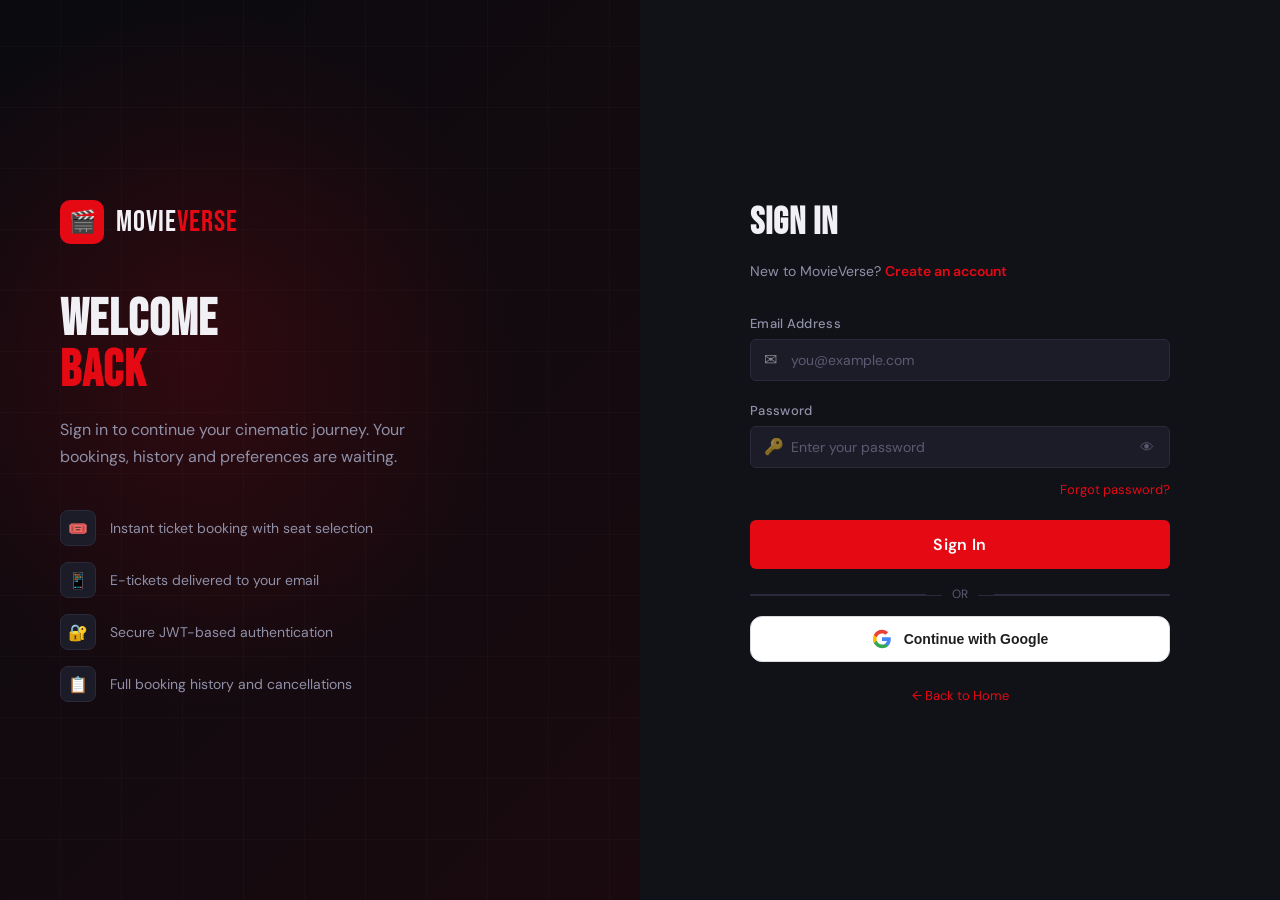
<file: frontend/movieversefrontend/pages/seat-selection.html>
<!DOCTYPE html>
<html lang="en">
<head>
  <meta charset="UTF-8"/>
  <meta name="viewport" content="width=device-width, initial-scale=1.0"/>
  <title>Select Seats — MovieVerse</title>
  <link rel="stylesheet" href="../css/global.css"/>
  <style>
    .seat-page { display: grid; grid-template-columns: 1fr 360px; gap: var(--space-xl); padding: var(--space-xl) 0 var(--space-2xl); }
    .screen-container { background: var(--bg-card); border: 1px solid var(--border); border-radius: var(--radius-lg); padding: var(--space-xl); overflow-x: auto; }
    .screen-label {
      text-align: center; margin-bottom: var(--space-xl);
      position: relative;
    }
    .screen-bar {
      height: 8px; background: linear-gradient(90deg, transparent, var(--accent), rgba(229,9,20,0.6), var(--accent), transparent);
      border-radius: 4px; margin: 0 40px var(--space-sm);
      box-shadow: 0 4px 20px rgba(229,9,20,0.4);
    }
    .screen-text { font-size: 12px; color: var(--text-muted); letter-spacing: 3px; text-transform: uppercase; }
    .seat-grid-wrapper { min-width: 480px; }
    .row-label-row { display: flex; align-items: center; margin-bottom: 8px; gap: 8px; }
    .row-label { width: 28px; font-size: 12px; font-weight: 700; color: var(--text-muted); text-align: center; font-family: var(--font-mono); flex-shrink: 0; }
    .seats-row { display: flex; gap: 6px; flex: 1; justify-content: center; flex-wrap: wrap; }
    .aisle { width: 20px; flex-shrink: 0; }
    .seat {
      width: 32px; height: 28px;
      border-radius: 6px 6px 3px 3px;
      border: 1.5px solid var(--border);
      background: var(--bg-elevated);
      cursor: pointer;
      transition: all 0.15s ease;
      display: flex; align-items: center; justify-content: center;
      font-size: 9px; font-family: var(--font-mono);
      color: var(--text-muted);
      position: relative;
      user-select: none;
    }
    .seat::after {
      content: '';
      position: absolute;
      bottom: -3px; left: 4px; right: 4px;
      height: 3px;
      background: var(--border);
      border-radius: 0 0 3px 3px;
    }
    .seat:hover:not(.booked):not(.locked) {
      border-color: var(--accent);
      background: var(--accent-dim);
      color: var(--accent);
      transform: scale(1.1);
    }
    .seat.selected {
      background: var(--accent) !important;
      border-color: var(--accent) !important;
      color: white !important;
      transform: scale(1.1);
      box-shadow: 0 4px 12px rgba(229,9,20,0.5);
    }
    .seat.selected::after { background: rgba(229,9,20,0.5); }
    .seat.booked {
      background: var(--bg-primary);
      border-color: var(--border);
      color: var(--text-muted);
      cursor: not-allowed;
      opacity: 0.4;
    }
    .seat.locked {
      background: rgba(245,197,24,0.15);
      border-color: rgba(245,197,24,0.5);
      color: var(--gold);
      cursor: not-allowed;
    }
    .seat.premium { border-color: rgba(168,85,247,0.5); }
    .seat.premium:not(.booked):not(.locked):not(.selected) { background: rgba(168,85,247,0.1); color: rgba(168,85,247,0.8); }

    /* Legend */
    .legend { display: flex; flex-wrap: wrap; gap: var(--space-md); justify-content: center; margin-top: var(--space-xl); padding-top: var(--space-lg); border-top: 1px solid var(--border); }
    .legend-item { display: flex; align-items: center; gap: 8px; font-size: 12px; color: var(--text-secondary); }
    .legend-seat { width: 22px; height: 20px; border-radius: 4px 4px 2px 2px; border: 1.5px solid; }
    .legend-available { border-color: var(--border); background: var(--bg-elevated); }
    .legend-selected { border-color: var(--accent); background: var(--accent); }
    .legend-booked { border-color: var(--border); background: var(--bg-primary); opacity: 0.4; }
    .legend-locked { border-color: rgba(245,197,24,0.5); background: rgba(245,197,24,0.15); }
    .legend-premium { border-color: rgba(168,85,247,0.5); background: rgba(168,85,247,0.1); }

    /* SIDEBAR */
    .booking-sidebar { position: sticky; top: 90px; }
    .booking-card { background: var(--bg-card); border: 1px solid var(--border); border-radius: var(--radius-lg); padding: var(--space-xl); }
    .booking-card-title { font-family: var(--font-display); font-size: 22px; letter-spacing: 1px; margin-bottom: var(--space-lg); }
    .show-info { background: var(--bg-elevated); border-radius: var(--radius-sm); padding: var(--space-md); margin-bottom: var(--space-lg); }
    .show-info-row { display: flex; justify-content: space-between; font-size: 13px; padding: 4px 0; }
    .show-info-row span:first-child { color: var(--text-muted); }
    .show-info-row span:last-child { color: var(--text-primary); font-weight: 500; }

    .selected-seats-list { min-height: 52px; background: var(--bg-elevated); border-radius: var(--radius-sm); padding: var(--space-sm) var(--space-md); margin-bottom: var(--space-md); display: flex; flex-wrap: wrap; gap: var(--space-xs); align-content: flex-start; }
    .selected-seat-chip { background: var(--accent-dim); border: 1px solid rgba(229,9,20,0.3); border-radius: 20px; padding: 3px 10px; font-size: 12px; font-weight: 600; color: var(--accent); font-family: var(--font-mono); }
    .no-seat-text { font-size: 13px; color: var(--text-muted); align-self: center; }

    .price-breakdown { border-top: 1px solid var(--border); padding-top: var(--space-md); margin-top: var(--space-md); display: flex; flex-direction: column; gap: 8px; }
    .price-row { display: flex; justify-content: space-between; font-size: 14px; }
    .price-row span:first-child { color: var(--text-secondary); }
    .price-row.total { font-size: 18px; font-weight: 700; border-top: 1px solid var(--border); padding-top: 12px; margin-top: 4px; }
    .price-row.total span:last-child { color: var(--accent); font-family: var(--font-display); font-size: 24px; letter-spacing: 0.5px; }

    .seat-type-tabs { display: flex; gap: var(--space-sm); margin-bottom: var(--space-lg); }
    .seat-type-tab { flex: 1; padding: 8px; border: 1.5px solid var(--border); border-radius: var(--radius-sm); background: transparent; color: var(--text-secondary); font-family: var(--font-body); font-size: 12px; cursor: pointer; text-align: center; transition: var(--transition); }
    .seat-type-tab:hover { border-color: var(--border-light); }
    .seat-type-tab.active { border-color: var(--accent); color: var(--accent); background: var(--accent-dim); }
    .seat-type-tab .price { font-weight: 700; display: block; font-size: 14px; }
    .seat-type-tab .label { font-size: 11px; opacity: 0.8; }

    .timer-bar { background: var(--bg-elevated); border-radius: var(--radius-sm); padding: 10px 14px; margin-bottom: var(--space-md); display: flex; align-items: center; gap: var(--space-sm); font-size: 13px; }
    .timer-icon { font-size: 18px; }
    .timer-text { color: var(--text-secondary); flex: 1; }
    .timer-count { font-family: var(--font-mono); font-weight: 700; color: var(--warning); font-size: 15px; }
    .timer-count.urgent { color: var(--error); animation: pulse 1s infinite; }
    @keyframes pulse { 0%,100%{opacity:1} 50%{opacity:0.5} }

    @media (max-width: 900px) {
      .seat-page { grid-template-columns: 1fr; }
      .booking-sidebar { position: static; }
    }
  </style>
</head>
<body>
<div id="navbar-placeholder"></div>
<main class="page-wrapper">
  <div class="container">
    <div style="padding: var(--space-xl) 0 var(--space-md)">
      <a href="javascript:history.back()" class="btn btn-ghost btn-sm">← Back</a>
    </div>
    <div class="seat-page">
      <div class="screen-container">
        <div class="screen-label">
          <div class="screen-bar"></div>
          <span class="screen-text">All eyes this way — SCREEN</span>
        </div>
        <div class="seat-grid-wrapper" id="seatGrid">
          <div class="loading-page"><div class="spinner"></div><span>Loading seats...</span></div>
        </div>
        <div class="legend">
          <div class="legend-item"><div class="legend-seat legend-available"></div> Available</div>
          <div class="legend-item"><div class="legend-seat legend-selected"></div> Selected</div>
          <div class="legend-item"><div class="legend-seat legend-booked"></div> Booked</div>
          <div class="legend-item"><div class="legend-seat legend-locked"></div> Locked</div>
          <div class="legend-item"><div class="legend-seat legend-premium"></div> Premium</div>
        </div>
      </div>

      <aside class="booking-sidebar">
        <div class="booking-card">
          <div class="booking-card-title">YOUR BOOKING</div>
          <div class="show-info" id="showInfoBox"></div>

          <div style="font-size:13px;font-weight:600;color:var(--text-secondary);margin-bottom:8px">Selected Seats</div>
          <div class="selected-seats-list" id="selectedSeatsList">
            <span class="no-seat-text">No seats selected yet</span>
          </div>

          <div class="timer-bar" id="timerBar" style="display:none">
            <span class="timer-icon">⏱</span>
            <span class="timer-text">Seats locked for</span>
            <span class="timer-count" id="timerCount">10:00</span>
          </div>

          <div class="price-breakdown" id="priceBreakdown" style="display:none">
            <div class="price-row"><span>Tickets (<span id="ticketCount">0</span>)</span><span id="basePrice">₹0</span></div>
            <div class="price-row"><span>Convenience Fee</span><span id="convFee">₹0</span></div>
            <div class="price-row total"><span>Total</span><span id="totalPrice">₹0</span></div>
          </div>

          <button class="btn btn-primary btn-full btn-lg" id="proceedBtn" onclick="proceedToPayment()" style="margin-top:20px" disabled>
            Select Seats to Continue
          </button>
        </div>
      </aside>
    </div>
  </div>
</main>
<div id="footer-placeholder"></div>
<div id="toast-container"></div>
<script src="../js/api.js"></script>
<script>
if (!Auth.isLoggedIn()) { window.location.href='login.html'; }

let showData = null;
let seatLayout = [];
let selectedSeats = [];
let timerInterval = null;
let timerSeconds = 600;

const ROWS = ['A','B','C','D','E','F','G','H','I','J'];
const SEATS_PER_ROW = 14;
const PREMIUM_ROWS = ['A','B'];
const AISLE_AFTER = 7;

document.addEventListener('DOMContentLoaded', async () => {
  renderNavbar();
  renderFooter();

  const stored = sessionStorage.getItem('selectedShow');
  if (stored) {
    showData = JSON.parse(stored);
    renderShowInfo();
  }

  const showId = Utils.getQueryParam('showId');
  await loadSeats(showId);
});

function renderShowInfo() {
  const el = document.getElementById('showInfoBox');
  if (!showData || !el) return;
  el.innerHTML = `
    <div class="show-info-row"><span>Movie</span><span>${showData.movieTitle||'—'}</span></div>
    <div class="show-info-row"><span>Theater</span><span>${showData.theaterName||'—'}</span></div>
    <div class="show-info-row"><span>Screen</span><span>${showData.screenName||'Screen 1'}</span></div>
    <div class="show-info-row"><span>Time</span><span>${Utils.formatDateTime(showData.showTime)}</span></div>
    <div class="show-info-row"><span>Price/seat</span><span style="color:var(--accent);font-weight:700">${Utils.formatCurrency(showData.ticketPrice)}</span></div>
  `;
}

async function loadSeats(showId) {
  let bookedSeats = [];
  let lockedSeats = [];
  try {
    const res = await API.shows.getSeats(showId);
    bookedSeats = res?.bookedSeats || [];
    lockedSeats = res?.lockedSeats || [];
  } catch {
    // Generate random booked seats for demo
    const count = Math.floor(Math.random()*20)+8;
    for (let i=0;i<count;i++) {
      const r = ROWS[Math.floor(Math.random()*ROWS.length)];
      const s = Math.floor(Math.random()*SEATS_PER_ROW)+1;
      bookedSeats.push(`${r}${s}`);
    }
    // A few locked
    lockedSeats.push('C5','D8','E10');
  }
  buildSeatGrid(bookedSeats, lockedSeats);
}

function buildSeatGrid(booked, locked) {
  const grid = document.getElementById('seatGrid');
  let html = '';
  ROWS.forEach(row => {
    const isPremium = PREMIUM_ROWS.includes(row);
    html += `<div class="row-label-row">
      <span class="row-label">${row}</span>
      <div class="seats-row">`;
    for (let s=1; s<=SEATS_PER_ROW; s++) {
      const seatId = `${row}${s}`;
      const isBooked = booked.includes(seatId);
      const isLocked = locked.includes(seatId);
      const cls = `seat ${isBooked?'booked':''} ${isLocked?'locked':''} ${isPremium?'premium':''}`;
      const onclick = (!isBooked && !isLocked) ? `onclick="toggleSeat('${seatId}', this)"` : '';
      html += `<div class="${cls}" id="seat-${seatId}" ${onclick} title="${seatId}">${s}</div>`;
      if (s === AISLE_AFTER) html += `<div class="aisle"></div>`;
    }
    html += `</div></div>`;
  });
  grid.innerHTML = html;
}

function toggleSeat(seatId, el) {
  const idx = selectedSeats.indexOf(seatId);
  if (idx === -1) {
    if (selectedSeats.length >= 10) { Toast.warning('Maximum 10 seats per booking'); return; }
    selectedSeats.push(seatId);
    el.classList.add('selected');
    if (selectedSeats.length === 1) startTimer();
  } else {
    selectedSeats.splice(idx, 1);
    el.classList.remove('selected');
    if (selectedSeats.length === 0) stopTimer();
  }
  updateSidebar();
}

function updateSidebar() {
  const list = document.getElementById('selectedSeatsList');
  const breakdown = document.getElementById('priceBreakdown');
  const btn = document.getElementById('proceedBtn');
  const price = showData?.ticketPrice || 300;
  const convFee = Math.round(selectedSeats.length * price * 0.05);
  const total = selectedSeats.length * price + convFee;

  if (selectedSeats.length === 0) {
    list.innerHTML = '<span class="no-seat-text">No seats selected yet</span>';
    breakdown.style.display = 'none';
    btn.disabled = true;
    btn.textContent = 'Select Seats to Continue';
  } else {
    list.innerHTML = selectedSeats.map(s => `<span class="selected-seat-chip">${s}</span>`).join('');
    breakdown.style.display = 'flex';
    document.getElementById('ticketCount').textContent = selectedSeats.length;
    document.getElementById('basePrice').textContent = Utils.formatCurrency(selectedSeats.length * price);
    document.getElementById('convFee').textContent = Utils.formatCurrency(convFee);
    document.getElementById('totalPrice').textContent = Utils.formatCurrency(total);
    btn.disabled = false;
    btn.textContent = `Proceed to Pay — ${Utils.formatCurrency(total)}`;
  }
}

function startTimer() {
  timerSeconds = 600;
  document.getElementById('timerBar').style.display = 'flex';
  timerInterval = setInterval(() => {
    timerSeconds--;
    updateTimerDisplay();
    if (timerSeconds <= 0) {
      clearInterval(timerInterval);
      handleTimerExpired();
    }
  }, 1000);
  updateTimerDisplay();
}

function stopTimer() {
  clearInterval(timerInterval);
  document.getElementById('timerBar').style.display = 'none';
  timerSeconds = 600;
}

function updateTimerDisplay() {
  const m = Math.floor(timerSeconds/60).toString().padStart(2,'0');
  const s = (timerSeconds%60).toString().padStart(2,'0');
  const el = document.getElementById('timerCount');
  el.textContent = `${m}:${s}`;
  el.className = timerSeconds <= 60 ? 'timer-count urgent' : 'timer-count';
}

function handleTimerExpired() {
  Toast.error('Seat lock expired! Please reselect your seats.');
  selectedSeats.forEach(id => {
    const el = document.getElementById(`seat-${id}`);
    if (el) el.classList.remove('selected');
  });
  selectedSeats = [];
  updateSidebar();
  stopTimer();
}

async function proceedToPayment() {
  if (!selectedSeats.length) return;
  const user = Auth.getUser();
  const price = showData?.ticketPrice || 300;
  const convFee = Math.round(selectedSeats.length * price * 0.05);
  const total = selectedSeats.length * price + convFee;

  const bookingData = {
    showId: Utils.getQueryParam('showId'),
    userId: user?.id,
    seats: selectedSeats,
    totalAmount: total,
    ticketPrice: price,
    convenienceFee: convFee,
    ...showData,
  };

  // Try to lock seats via API
  try {
    const res = await API.bookings.reserve({
      showId: bookingData.showId,
      userId: bookingData.userId,
      seatNumbers: selectedSeats,
      totalAmount: total,
    });
    bookingData.bookingId = res.bookingId || res.id;
  } catch { bookingData.bookingId = 'DEMO_' + Date.now(); }

  sessionStorage.setItem('pendingBooking', JSON.stringify(bookingData));
  window.location.href = 'payment.html';
}
</script>
</body>
</html>
</file>
<file: frontend/movieversefrontend/css/global.css>
/* ================================================
   MovieVerse - Global Styles
   Dark Cinema Theme
   ================================================ */

@import url('https://fonts.googleapis.com/css2?family=Bebas+Neue&family=DM+Sans:wght@300;400;500;600&family=DM+Mono:wght@400;500&display=swap');

:root {
  /* Colors */
  --bg-primary: #0a0a0f;
  --bg-secondary: #111118;
  --bg-card: #16161f;
  --bg-elevated: #1c1c28;
  --border: #2a2a3a;
  --border-light: #333348;

  --accent: #e50914;
  --accent-hover: #ff1a24;
  --accent-dim: rgba(229, 9, 20, 0.15);
  --accent-glow: 0 0 30px rgba(229, 9, 20, 0.4);

  --gold: #f5c518;
  --gold-dim: rgba(245, 197, 24, 0.12);

  --text-primary: #f0f0f5;
  --text-secondary: #9090a8;
  --text-muted: #5a5a72;

  --success: #22c55e;
  --warning: #f59e0b;
  --error: #ef4444;
  --info: #3b82f6;

  /* Spacing */
  --space-xs: 4px;
  --space-sm: 8px;
  --space-md: 16px;
  --space-lg: 24px;
  --space-xl: 40px;
  --space-2xl: 64px;

  /* Typography */
  --font-display: 'Bebas Neue', sans-serif;
  --font-body: 'DM Sans', sans-serif;
  --font-mono: 'DM Mono', monospace;

  /* Radius */
  --radius-sm: 6px;
  --radius-md: 12px;
  --radius-lg: 20px;
  --radius-xl: 32px;

  /* Transitions */
  --transition: all 0.25s cubic-bezier(0.4, 0, 0.2, 1);
  --transition-slow: all 0.45s cubic-bezier(0.4, 0, 0.2, 1);

  /* Shadows */
  --shadow-sm: 0 2px 8px rgba(0,0,0,0.4);
  --shadow-md: 0 8px 24px rgba(0,0,0,0.5);
  --shadow-lg: 0 20px 60px rgba(0,0,0,0.7);
  --shadow-card: 0 4px 20px rgba(0,0,0,0.6);
}

*, *::before, *::after { box-sizing: border-box; margin: 0; padding: 0; }

html { scroll-behavior: smooth; }

body {
  font-family: var(--font-body);
  background-color: var(--bg-primary);
  color: var(--text-primary);
  line-height: 1.6;
  min-height: 100vh;
  -webkit-font-smoothing: antialiased;
}

/* Scrollbar */
::-webkit-scrollbar { width: 6px; }
::-webkit-scrollbar-track { background: var(--bg-primary); }
::-webkit-scrollbar-thumb { background: var(--border); border-radius: 3px; }
::-webkit-scrollbar-thumb:hover { background: var(--border-light); }

/* -------- NAVBAR -------- */
.navbar {
  position: fixed;
  top: 0; left: 0; right: 0;
  z-index: 1000;
  background: rgba(10, 10, 15, 0.9);
  backdrop-filter: blur(20px);
  border-bottom: 1px solid var(--border);
  padding: 0 var(--space-xl);
  height: 70px;
  display: flex;
  align-items: center;
  justify-content: space-between;
}

.nav-logo {
  display: flex;
  align-items: center;
  gap: var(--space-sm);
  text-decoration: none;
}

.nav-logo-icon {
  width: 36px; height: 36px;
  background: var(--accent);
  border-radius: var(--radius-sm);
  display: flex; align-items: center; justify-content: center;
  font-size: 18px;
}

.nav-logo-text {
  font-family: var(--font-display);
  font-size: 26px;
  color: var(--text-primary);
  letter-spacing: 1px;
}

.nav-logo-text span { color: var(--accent); }

.nav-links {
  display: flex;
  align-items: center;
  gap: var(--space-lg);
  list-style: none;
}

.nav-links a {
  color: var(--text-secondary);
  text-decoration: none;
  font-size: 14px;
  font-weight: 500;
  letter-spacing: 0.5px;
  transition: var(--transition);
  position: relative;
}

.nav-links a:hover, .nav-links a.active {
  color: var(--text-primary);
}

.nav-links a.active::after {
  content: '';
  position: absolute;
  bottom: -4px; left: 0; right: 0;
  height: 2px;
  background: var(--accent);
  border-radius: 1px;
}

.nav-actions {
  display: flex;
  align-items: center;
  gap: var(--space-md);
}

.nav-user {
  display: flex;
  align-items: center;
  gap: var(--space-sm);
  color: var(--text-secondary);
  font-size: 14px;
  cursor: pointer;
}

.nav-avatar {
  width: 34px; height: 34px;
  border-radius: 50%;
  background: var(--bg-elevated);
  border: 2px solid var(--border);
  display: flex; align-items: center; justify-content: center;
  font-size: 14px;
  font-weight: 600;
  color: var(--accent);
}

/* -------- BUTTONS -------- */
.btn {
  display: inline-flex;
  align-items: center;
  justify-content: center;
  gap: var(--space-sm);
  padding: 10px 24px;
  border-radius: var(--radius-sm);
  font-family: var(--font-body);
  font-size: 14px;
  font-weight: 600;
  cursor: pointer;
  transition: var(--transition);
  border: none;
  text-decoration: none;
  letter-spacing: 0.3px;
  white-space: nowrap;
}

.btn-primary {
  background: var(--accent);
  color: white;
}
.btn-primary:hover {
  background: var(--accent-hover);
  box-shadow: var(--accent-glow);
  transform: translateY(-1px);
}

.btn-secondary {
  background: var(--bg-elevated);
  color: var(--text-primary);
  border: 1px solid var(--border);
}
.btn-secondary:hover {
  border-color: var(--border-light);
  background: var(--border);
}

.btn-outline {
  background: transparent;
  color: var(--accent);
  border: 1.5px solid var(--accent);
}
.btn-outline:hover {
  background: var(--accent-dim);
}

.btn-ghost {
  background: transparent;
  color: var(--text-secondary);
  border: 1px solid var(--border);
}
.btn-ghost:hover {
  color: var(--text-primary);
  border-color: var(--border-light);
}

.btn-sm { padding: 7px 16px; font-size: 13px; }
.btn-lg { padding: 14px 32px; font-size: 16px; }
.btn-full { width: 100%; }

.btn:disabled {
  opacity: 0.45;
  cursor: not-allowed;
  transform: none !important;
  box-shadow: none !important;
}

/* -------- FORM ELEMENTS -------- */
.form-group {
  display: flex;
  flex-direction: column;
  gap: var(--space-xs);
}

.form-label {
  font-size: 13px;
  font-weight: 500;
  color: var(--text-secondary);
  letter-spacing: 0.3px;
}

.form-input {
  background: var(--bg-elevated);
  border: 1.5px solid var(--border);
  border-radius: var(--radius-sm);
  padding: 11px 14px;
  color: var(--text-primary);
  font-family: var(--font-body);
  font-size: 14px;
  transition: var(--transition);
  outline: none;
  width: 100%;
}

.form-input:focus {
  border-color: var(--accent);
  background: var(--bg-card);
  box-shadow: 0 0 0 3px var(--accent-dim);
}

.form-input::placeholder { color: var(--text-muted); }

.form-input.error { border-color: var(--error); }
.form-error { font-size: 12px; color: var(--error); margin-top: 2px; }

select.form-input {
  cursor: pointer;
  appearance: none;
  background-image: url("data:image/svg+xml,%3Csvg xmlns='http://www.w3.org/2000/svg' viewBox='0 0 16 16'%3E%3Cpath fill='%239090a8' d='M4 6l4 4 4-4'/%3E%3C/svg%3E");
  background-repeat: no-repeat;
  background-position: right 12px center;
  background-size: 16px;
  padding-right: 36px;
}

/* -------- CARDS -------- */
.card {
  background: var(--bg-card);
  border: 1px solid var(--border);
  border-radius: var(--radius-md);
  overflow: hidden;
  transition: var(--transition);
}

.card:hover {
  border-color: var(--border-light);
  transform: translateY(-3px);
  box-shadow: var(--shadow-md);
}

/* -------- BADGES -------- */
.badge {
  display: inline-flex;
  align-items: center;
  gap: 4px;
  padding: 3px 10px;
  border-radius: 20px;
  font-size: 11px;
  font-weight: 600;
  letter-spacing: 0.5px;
  text-transform: uppercase;
}

.badge-red { background: var(--accent-dim); color: var(--accent); border: 1px solid rgba(229,9,20,0.3); }
.badge-gold { background: var(--gold-dim); color: var(--gold); border: 1px solid rgba(245,197,24,0.3); }
.badge-green { background: rgba(34,197,94,0.12); color: var(--success); border: 1px solid rgba(34,197,94,0.3); }
.badge-blue { background: rgba(59,130,246,0.12); color: var(--info); border: 1px solid rgba(59,130,246,0.3); }
.badge-gray { background: rgba(144,144,168,0.12); color: var(--text-secondary); border: 1px solid var(--border); }

/* -------- PAGE LAYOUT -------- */
.page-wrapper {
  padding-top: 70px;
  min-height: 100vh;
}

.container {
  max-width: 1280px;
  margin: 0 auto;
  padding: 0 var(--space-xl);
}

.page-header {
  padding: var(--space-2xl) 0 var(--space-xl);
}

.page-title {
  font-family: var(--font-display);
  font-size: clamp(32px, 5vw, 52px);
  letter-spacing: 1px;
  line-height: 1;
  color: var(--text-primary);
}

.page-subtitle {
  font-size: 15px;
  color: var(--text-secondary);
  margin-top: var(--space-sm);
}

/* -------- SECTIONS -------- */
.section {
  padding: var(--space-2xl) 0;
}

.section-header {
  display: flex;
  align-items: center;
  justify-content: space-between;
  margin-bottom: var(--space-xl);
}

.section-title {
  font-family: var(--font-display);
  font-size: 28px;
  letter-spacing: 1px;
}

.section-title span { color: var(--accent); }

/* -------- LOADING -------- */
.spinner {
  display: inline-block;
  width: 20px; height: 20px;
  border: 2px solid var(--border);
  border-top-color: var(--accent);
  border-radius: 50%;
  animation: spin 0.8s linear infinite;
}

@keyframes spin { to { transform: rotate(360deg); } }

.loading-page {
  display: flex;
  flex-direction: column;
  align-items: center;
  justify-content: center;
  height: 60vh;
  gap: var(--space-md);
  color: var(--text-muted);
}

/* -------- TOAST -------- */
#toast-container {
  position: fixed;
  top: 80px; right: 20px;
  z-index: 9999;
  display: flex;
  flex-direction: column;
  gap: var(--space-sm);
}

.toast {
  background: var(--bg-elevated);
  border: 1px solid var(--border);
  border-radius: var(--radius-sm);
  padding: 14px 18px;
  min-width: 280px;
  max-width: 360px;
  display: flex;
  align-items: flex-start;
  gap: var(--space-sm);
  box-shadow: var(--shadow-md);
  animation: slideInRight 0.3s ease;
  font-size: 14px;
}

.toast.success { border-left: 3px solid var(--success); }
.toast.error { border-left: 3px solid var(--error); }
.toast.info { border-left: 3px solid var(--info); }
.toast.warning { border-left: 3px solid var(--warning); }

@keyframes slideInRight {
  from { transform: translateX(100%); opacity: 0; }
  to { transform: translateX(0); opacity: 1; }
}

/* -------- MODAL -------- */
.modal-backdrop {
  position: fixed;
  inset: 0;
  background: rgba(0,0,0,0.75);
  backdrop-filter: blur(6px);
  z-index: 2000;
  display: flex;
  align-items: center;
  justify-content: center;
  padding: var(--space-md);
  animation: fadeIn 0.2s ease;
}

.modal {
  background: var(--bg-card);
  border: 1px solid var(--border);
  border-radius: var(--radius-lg);
  padding: var(--space-xl);
  max-width: 480px;
  width: 100%;
  box-shadow: var(--shadow-lg);
  animation: slideUp 0.3s ease;
}

@keyframes fadeIn { from { opacity: 0; } to { opacity: 1; } }
@keyframes slideUp {
  from { transform: translateY(20px); opacity: 0; }
  to { transform: translateY(0); opacity: 1; }
}

/* -------- EMPTY STATE -------- */
.empty-state {
  display: flex;
  flex-direction: column;
  align-items: center;
  justify-content: center;
  padding: var(--space-2xl);
  text-align: center;
  color: var(--text-muted);
  gap: var(--space-md);
}

.empty-state-icon { font-size: 48px; opacity: 0.4; }
.empty-state h3 { color: var(--text-secondary); font-size: 18px; font-weight: 600; }
.empty-state p { font-size: 14px; }

/* -------- DIVIDER -------- */
.divider {
  display: flex;
  align-items: center;
  gap: var(--space-md);
  color: var(--text-muted);
  font-size: 13px;
  margin: var(--space-lg) 0;
}
.divider::before, .divider::after {
  content: '';
  flex: 1;
  height: 1px;
  background: var(--border);
}

/* -------- FOOTER -------- */
footer {
  background: var(--bg-secondary);
  border-top: 1px solid var(--border);
  padding: var(--space-2xl) var(--space-xl) var(--space-xl);
  margin-top: var(--space-2xl);
}

.footer-content {
  max-width: 1280px;
  margin: 0 auto;
  display: grid;
  grid-template-columns: 2fr repeat(3, 1fr);
  gap: var(--space-2xl);
}

.footer-brand p {
  font-size: 14px;
  color: var(--text-muted);
  margin-top: var(--space-sm);
  line-height: 1.7;
  max-width: 280px;
}

.footer-col h4 {
  font-size: 13px;
  font-weight: 600;
  color: var(--text-secondary);
  text-transform: uppercase;
  letter-spacing: 1px;
  margin-bottom: var(--space-md);
}

.footer-col a {
  display: block;
  color: var(--text-muted);
  text-decoration: none;
  font-size: 14px;
  margin-bottom: var(--space-sm);
  transition: var(--transition);
}
.footer-col a:hover { color: var(--text-primary); }

.footer-bottom {
  max-width: 1280px;
  margin: var(--space-xl) auto 0;
  padding-top: var(--space-lg);
  border-top: 1px solid var(--border);
  display: flex;
  justify-content: space-between;
  align-items: center;
  font-size: 13px;
  color: var(--text-muted);
}

/* -------- GRID HELPERS -------- */
.grid-2 { display: grid; grid-template-columns: repeat(2, 1fr); gap: var(--space-lg); }
.grid-3 { display: grid; grid-template-columns: repeat(3, 1fr); gap: var(--space-lg); }
.grid-4 { display: grid; grid-template-columns: repeat(4, 1fr); gap: var(--space-lg); }

/* -------- RESPONSIVE -------- */
@media (max-width: 1024px) {
  .grid-4 { grid-template-columns: repeat(3, 1fr); }
  .footer-content { grid-template-columns: 1fr 1fr; gap: var(--space-xl); }
}

@media (max-width: 768px) {
  .container { padding: 0 var(--space-md); }
  .navbar { padding: 0 var(--space-md); }
  .grid-3, .grid-4 { grid-template-columns: repeat(2, 1fr); }
  .grid-2 { grid-template-columns: 1fr; }
  .footer-content { grid-template-columns: 1fr; gap: var(--space-lg); }
  .footer-bottom { flex-direction: column; gap: var(--space-sm); text-align: center; }
  .nav-links { display: none; }
}

@media (max-width: 480px) {
  .grid-2, .grid-3, .grid-4 { grid-template-columns: 1fr; }
}
</file>
